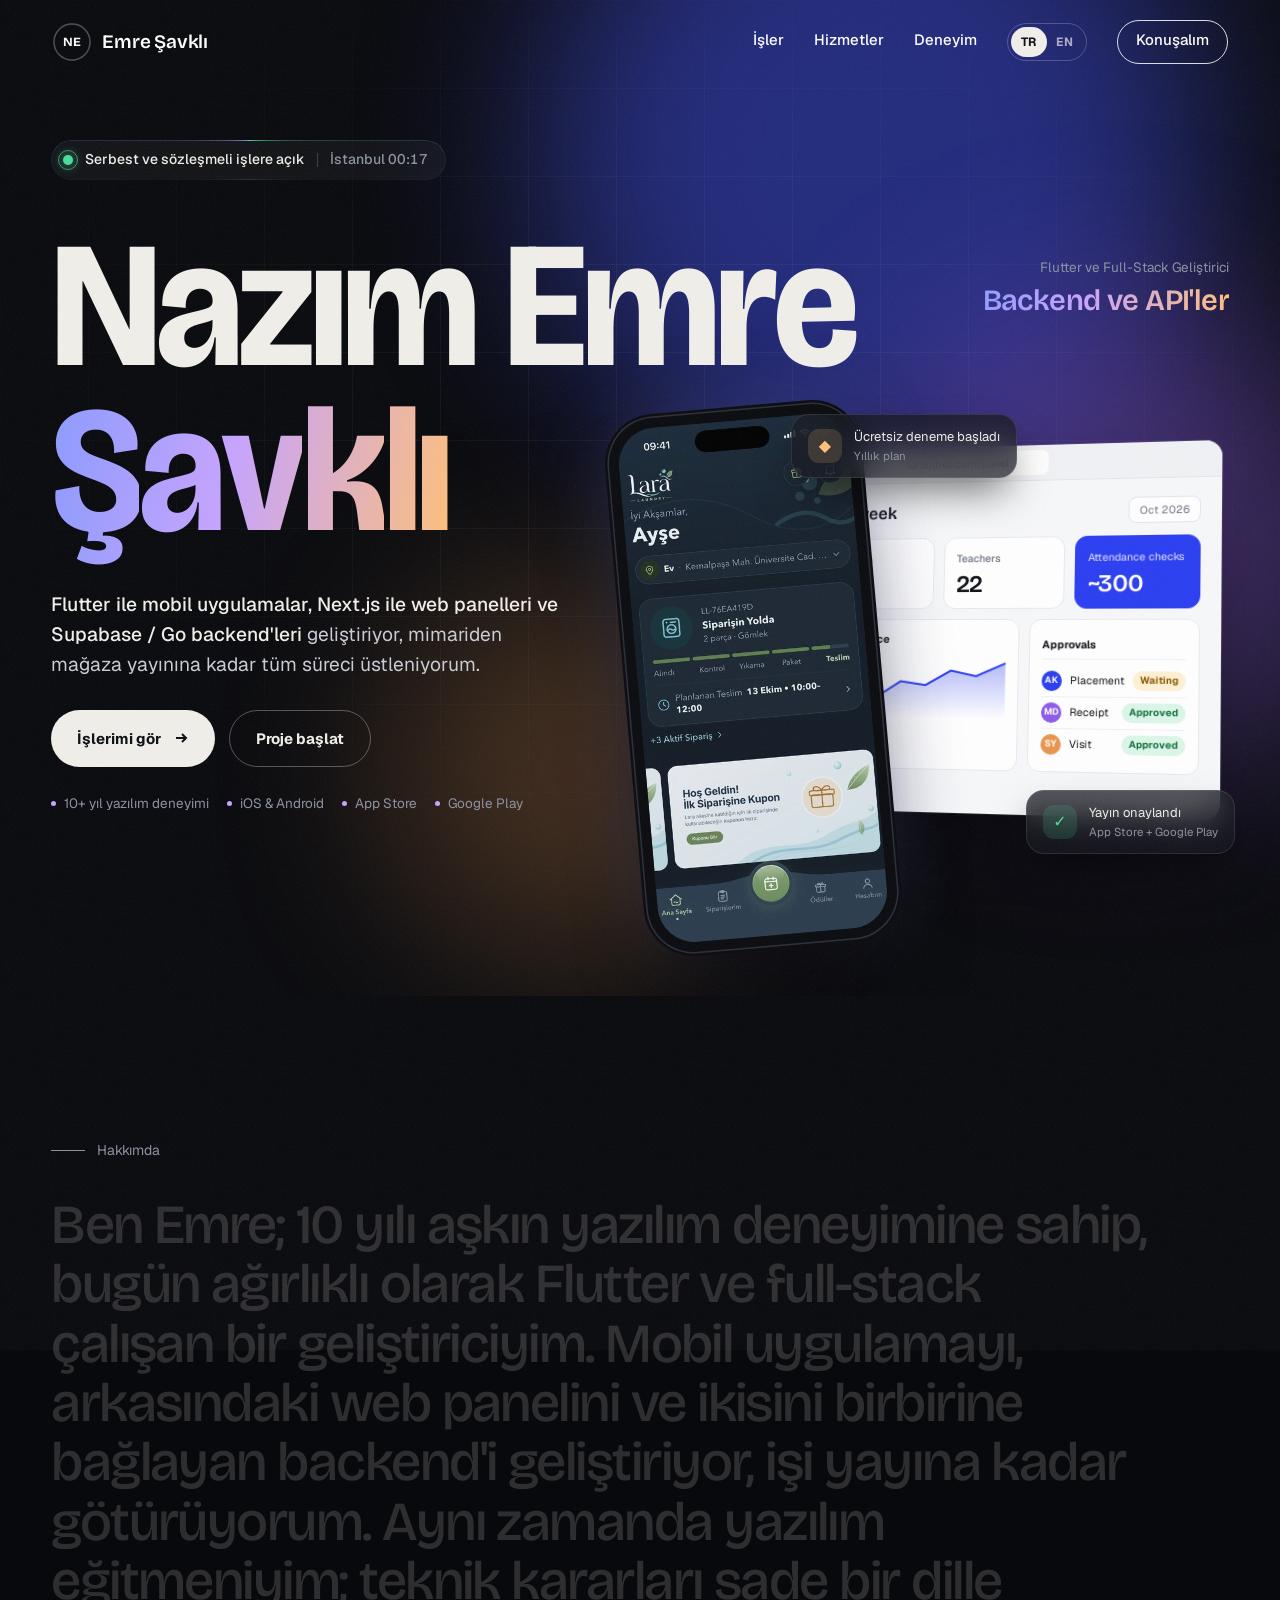
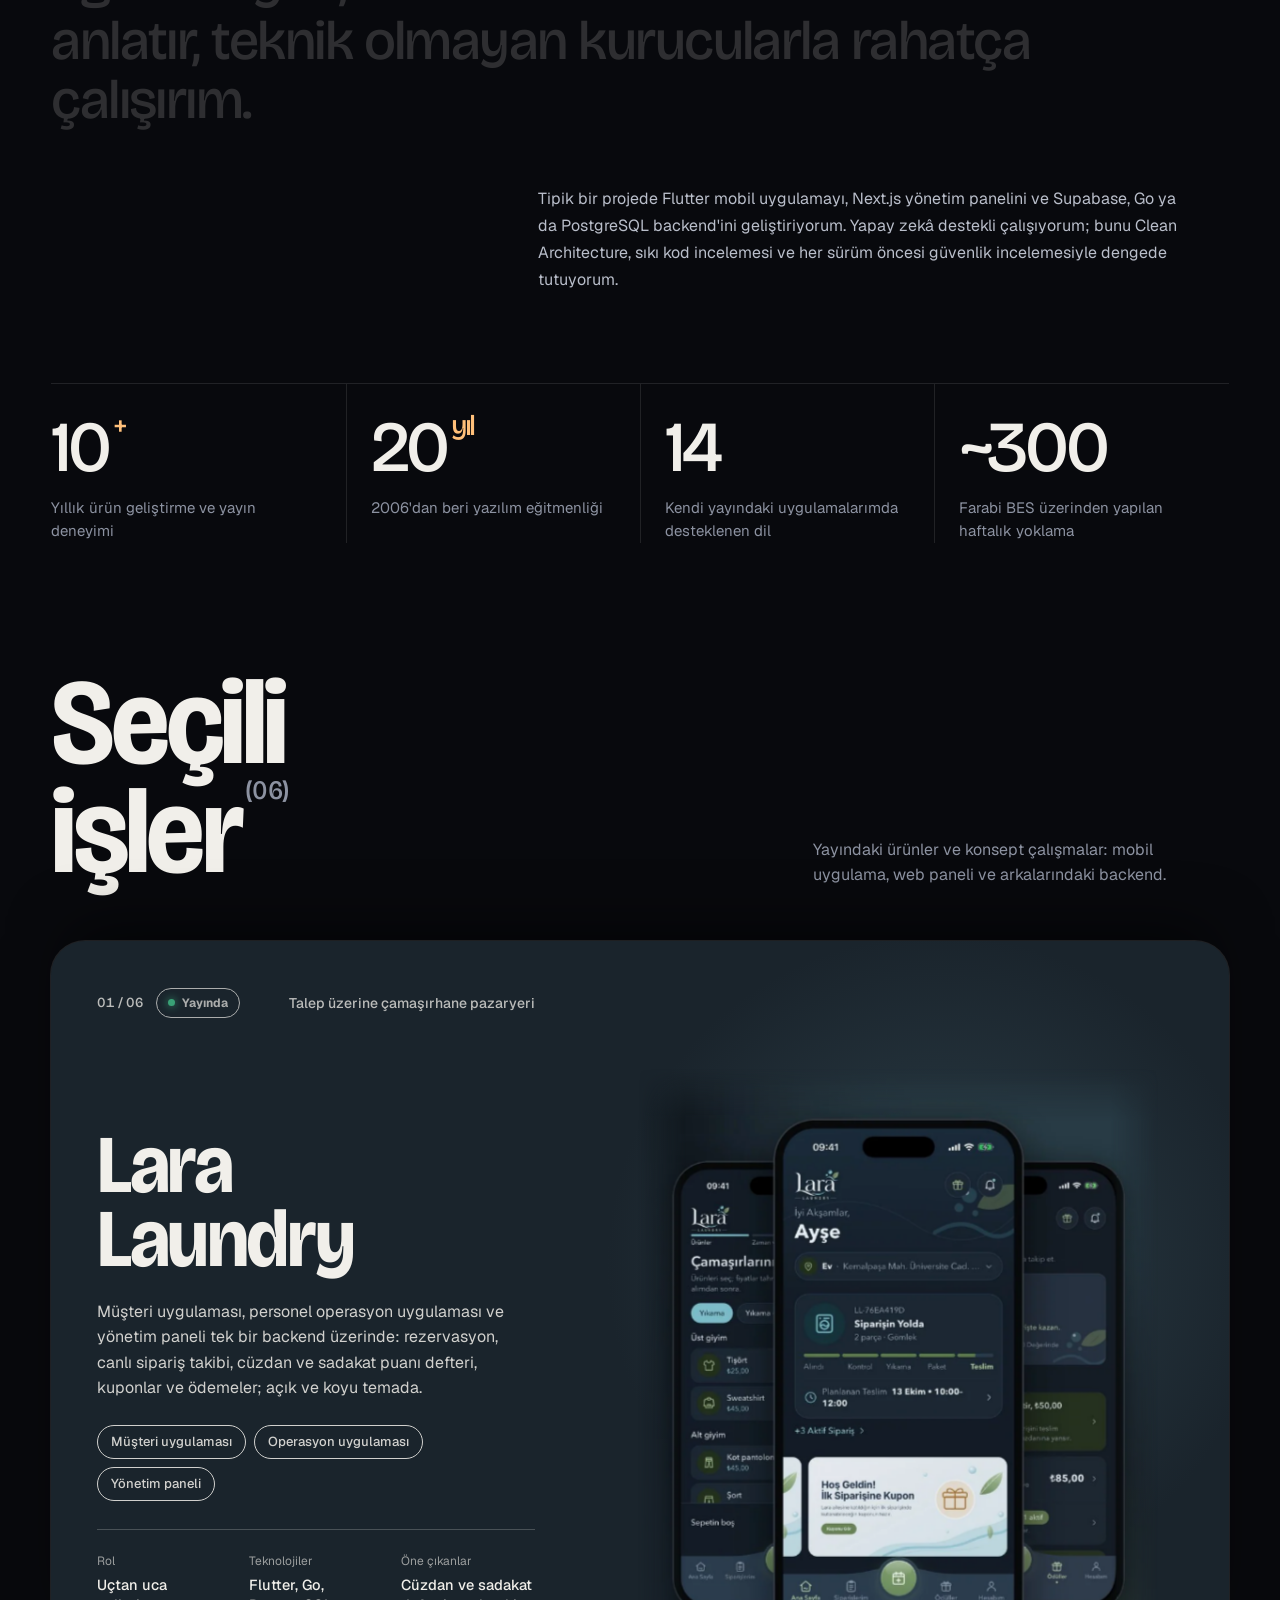
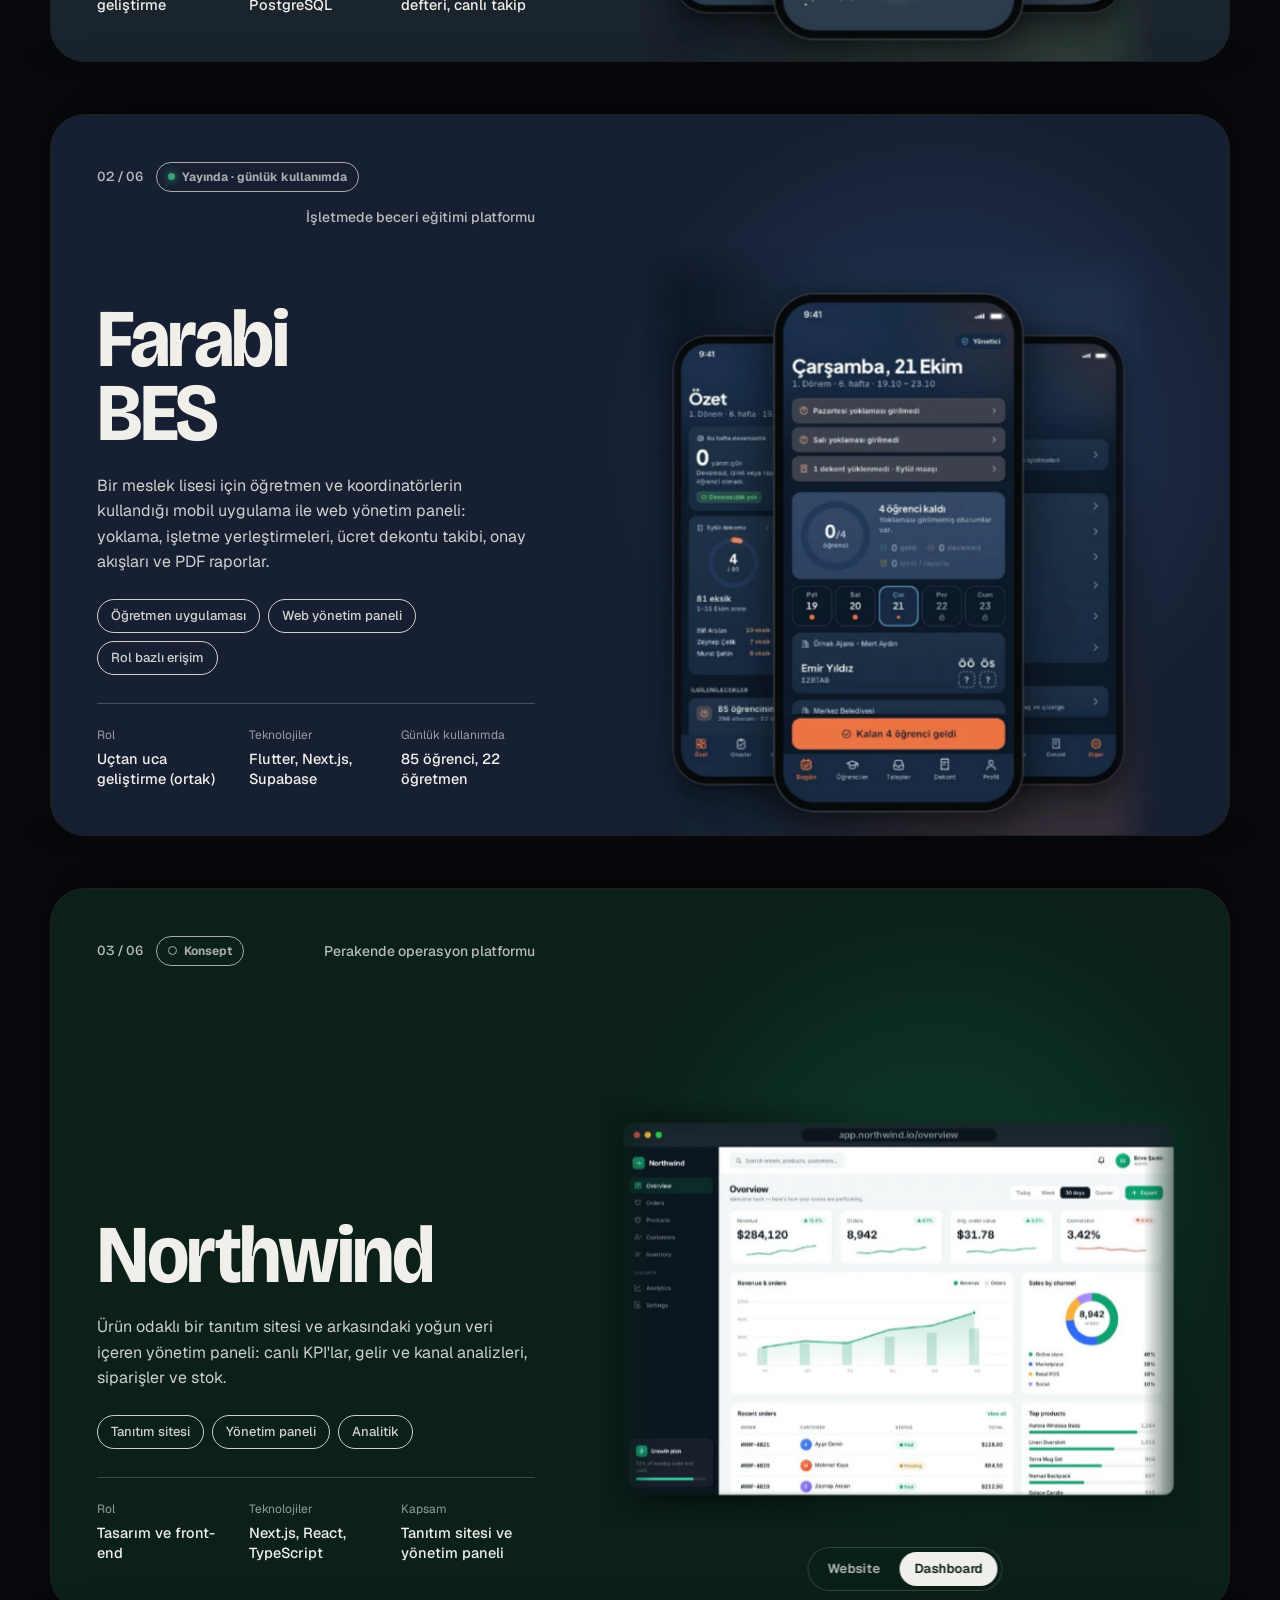
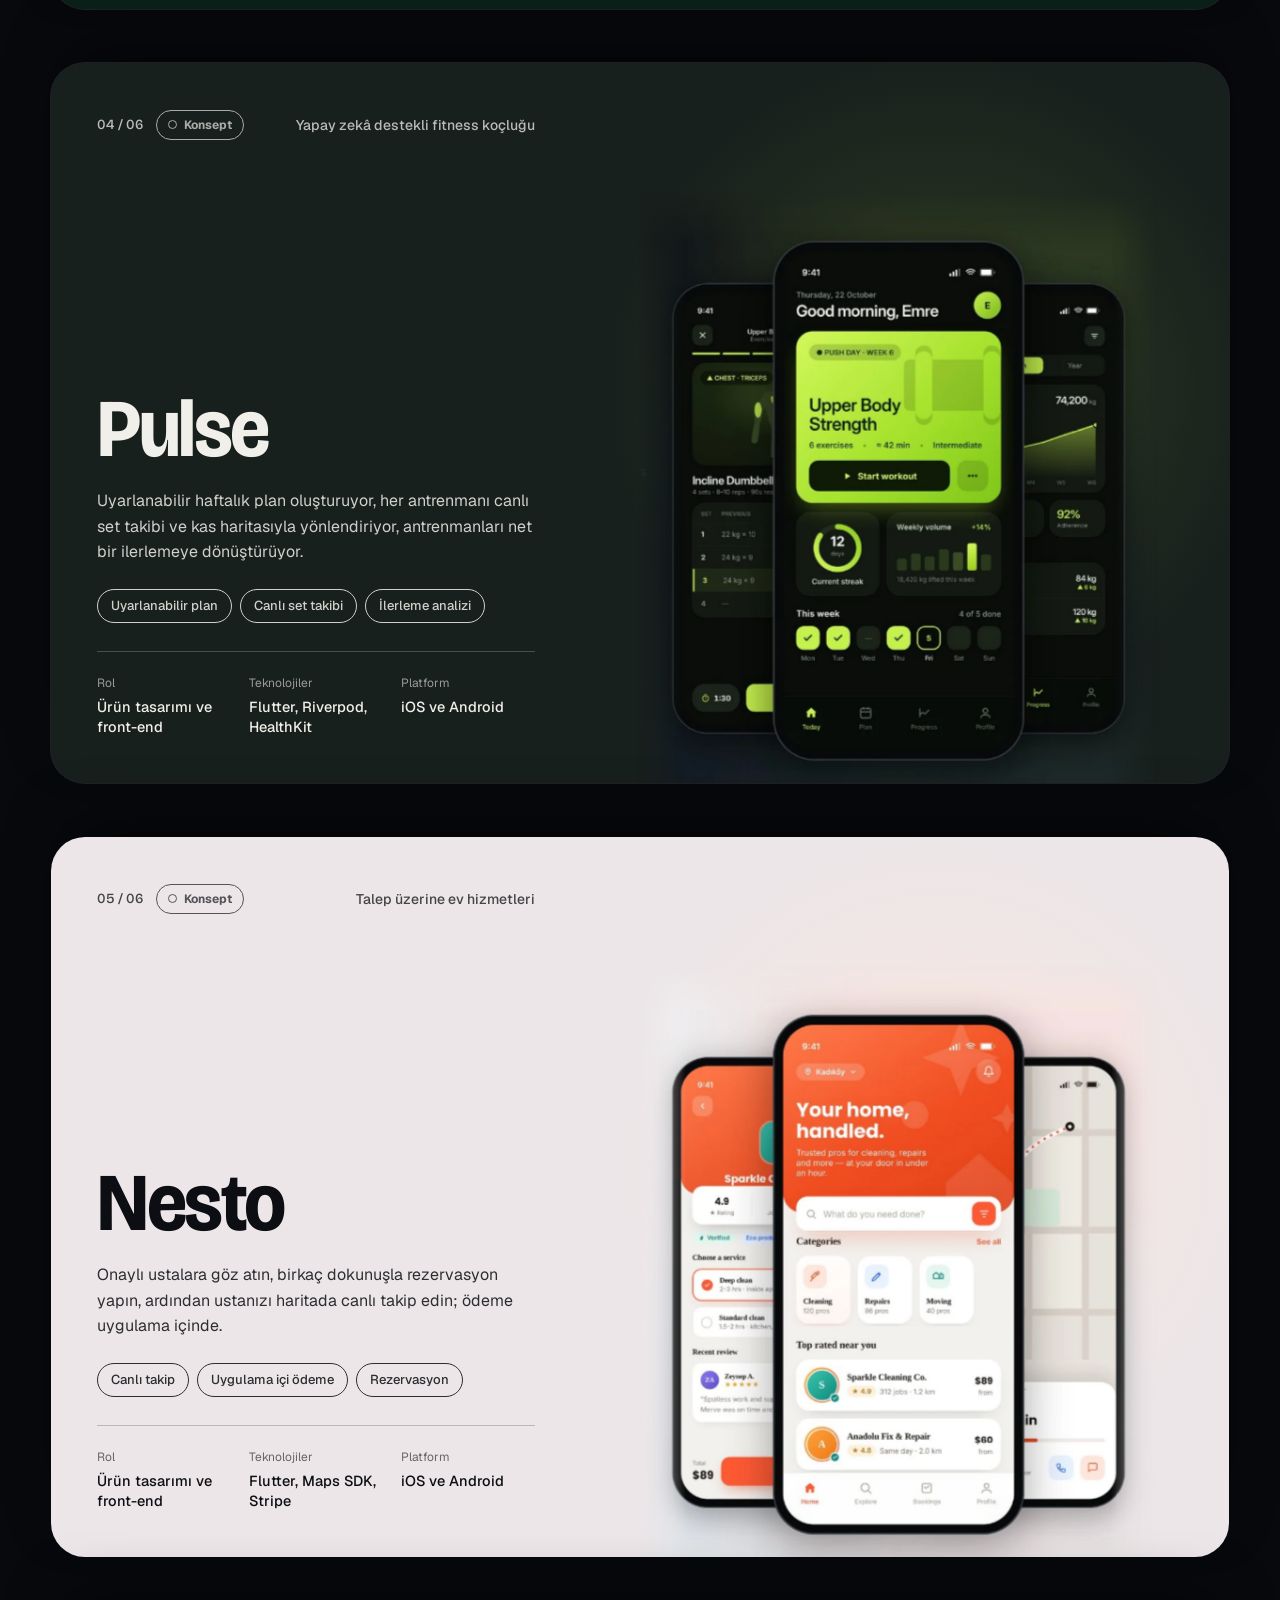
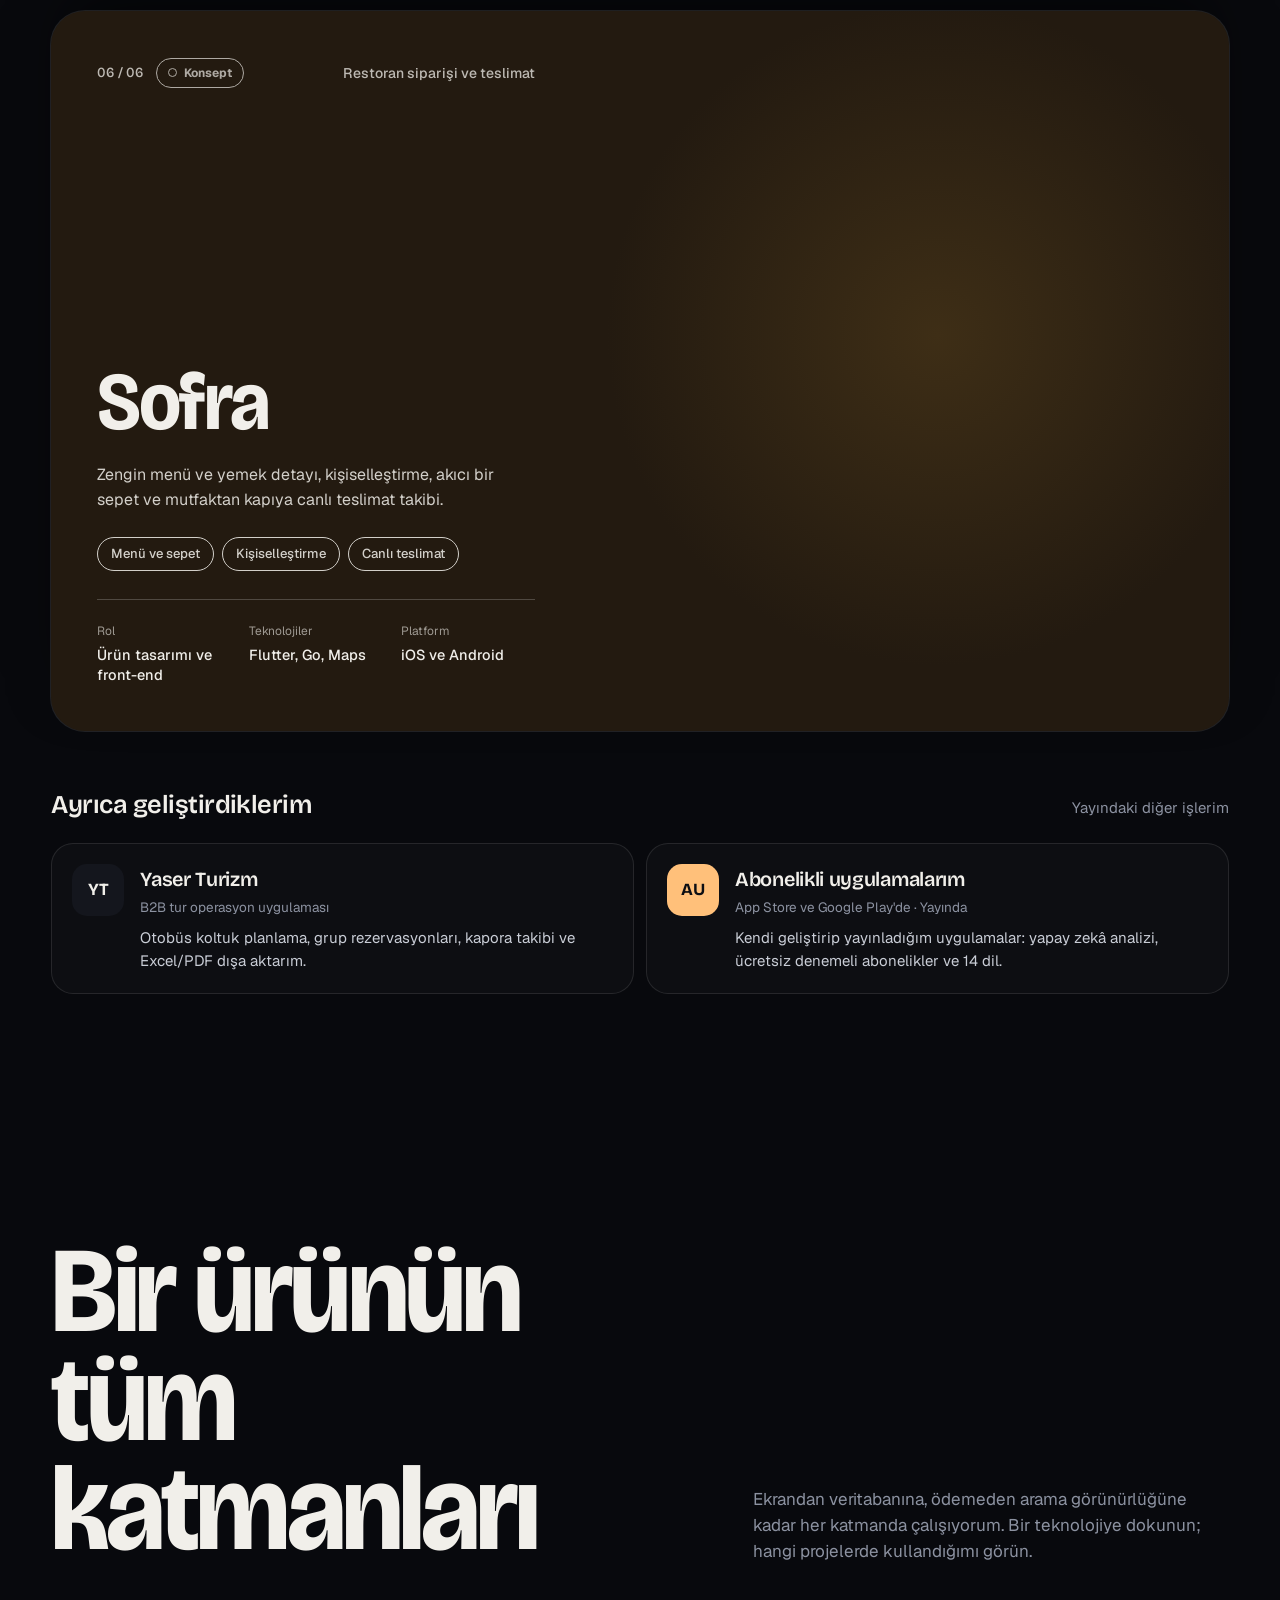
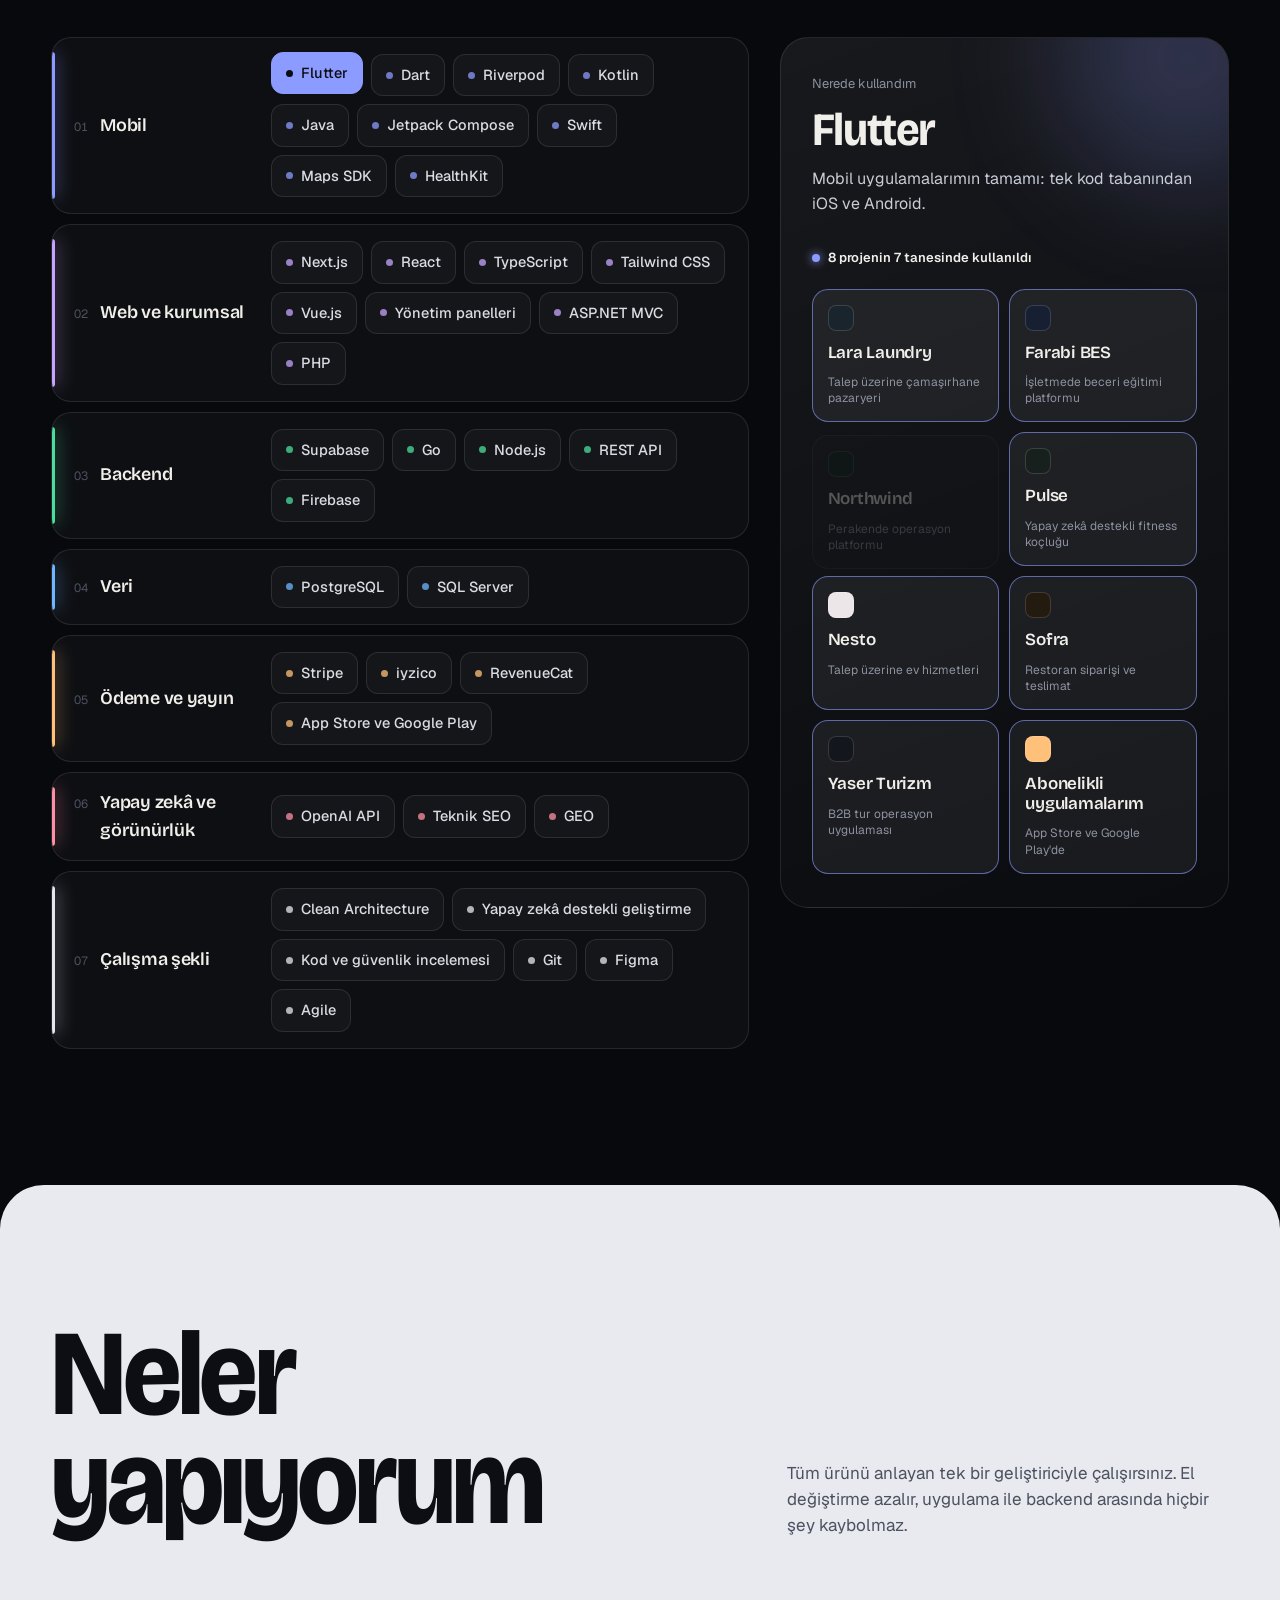
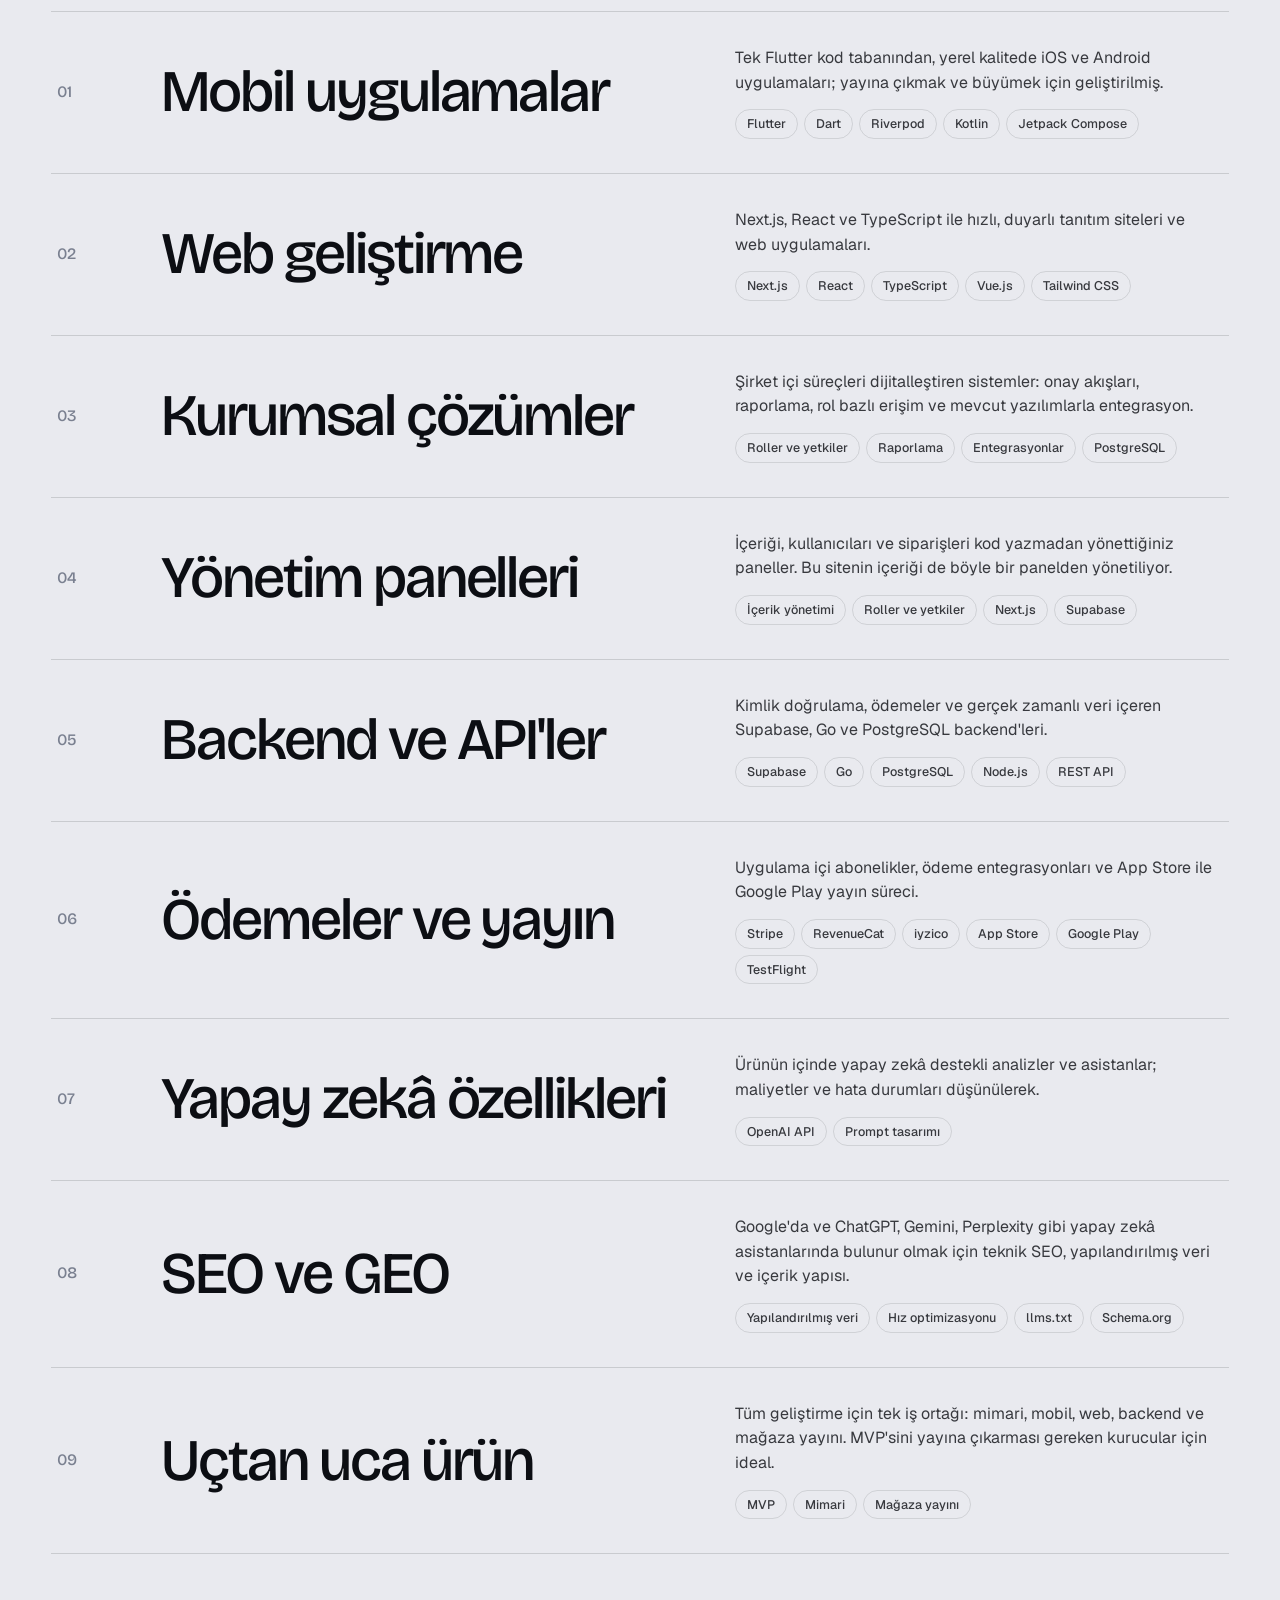
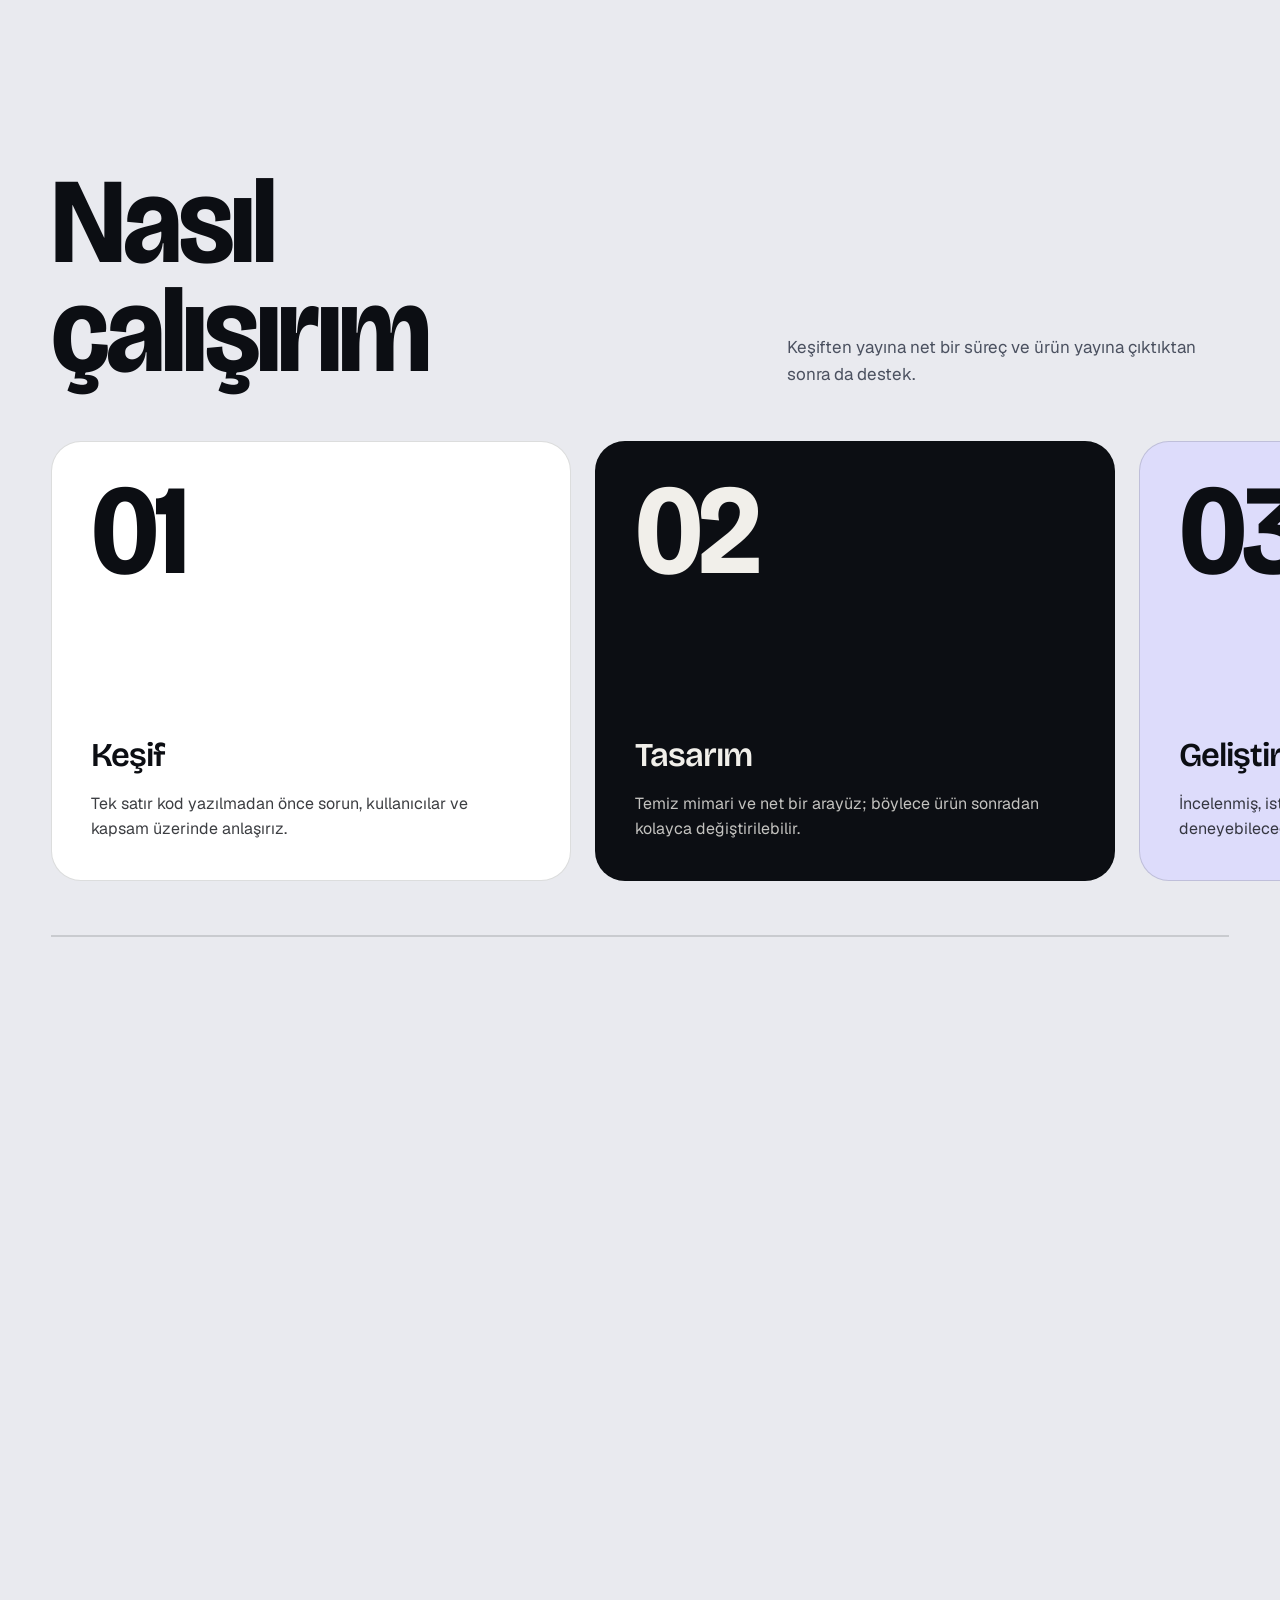
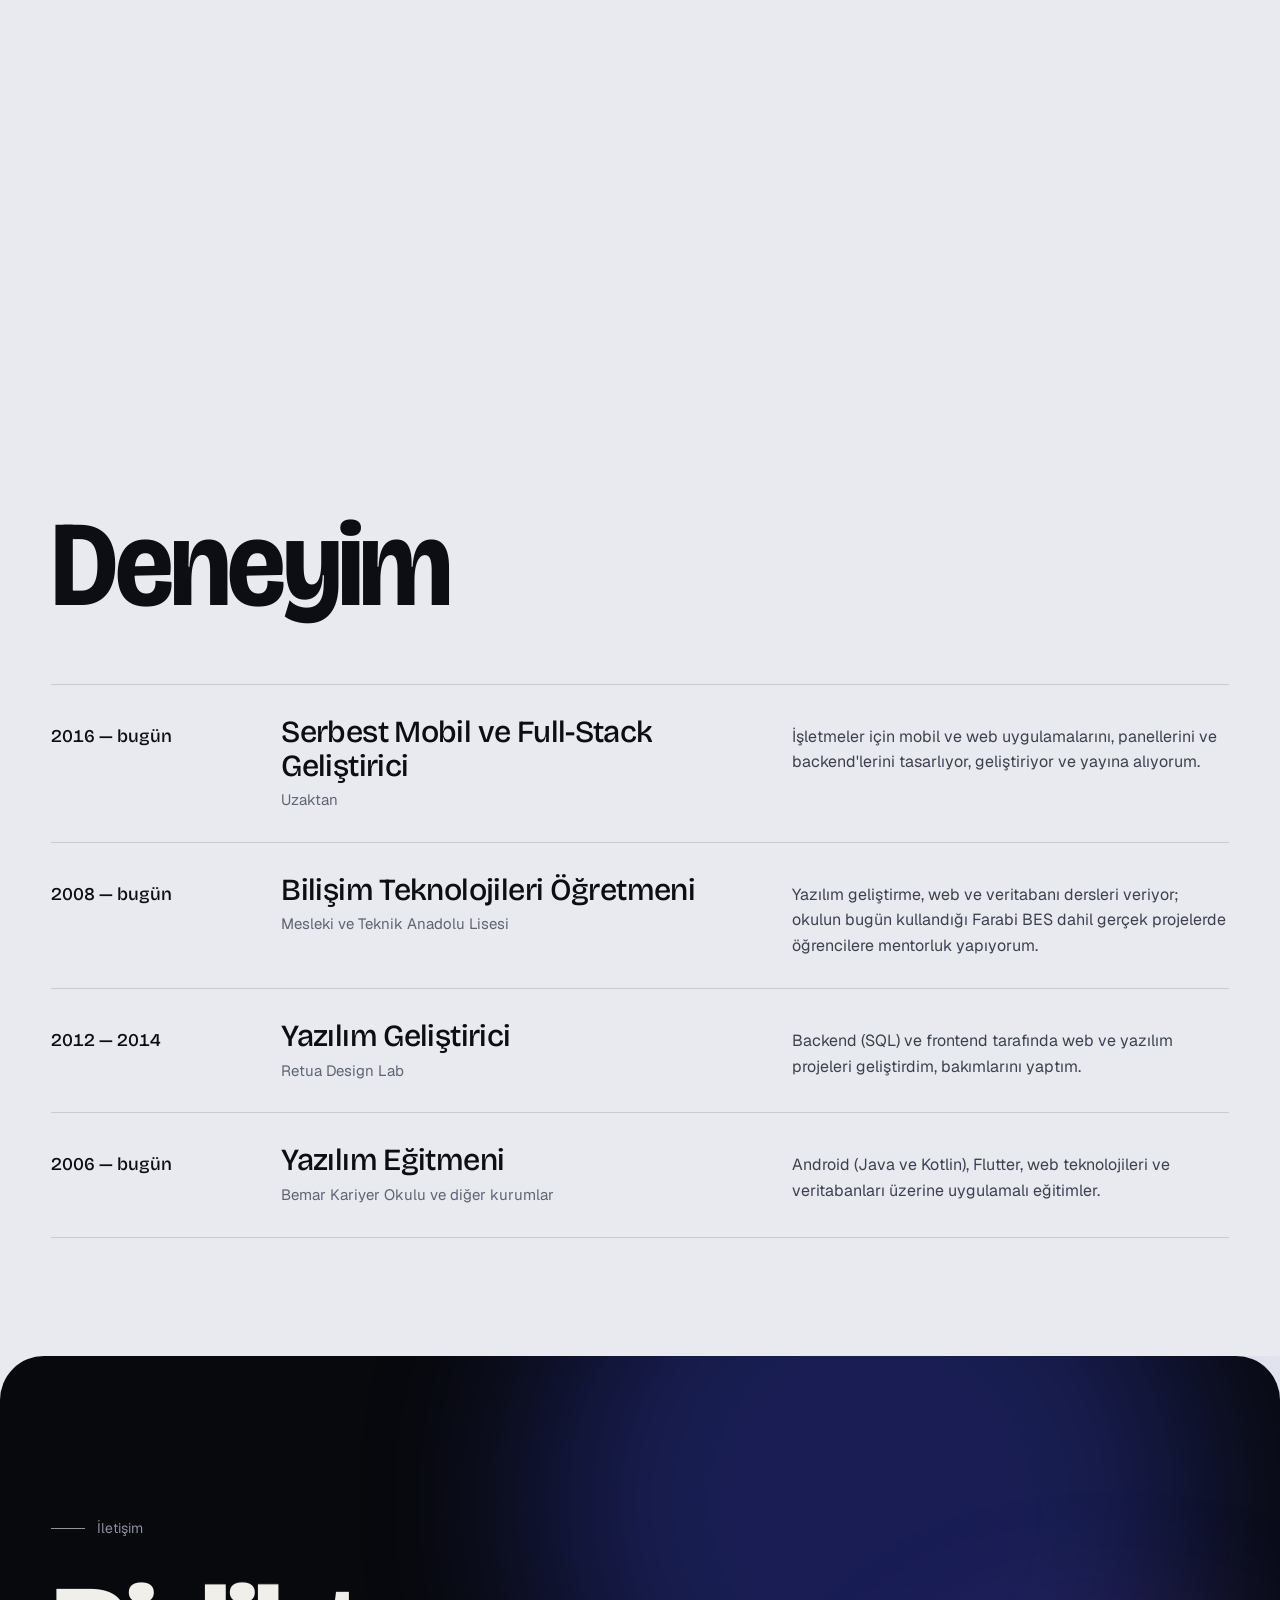
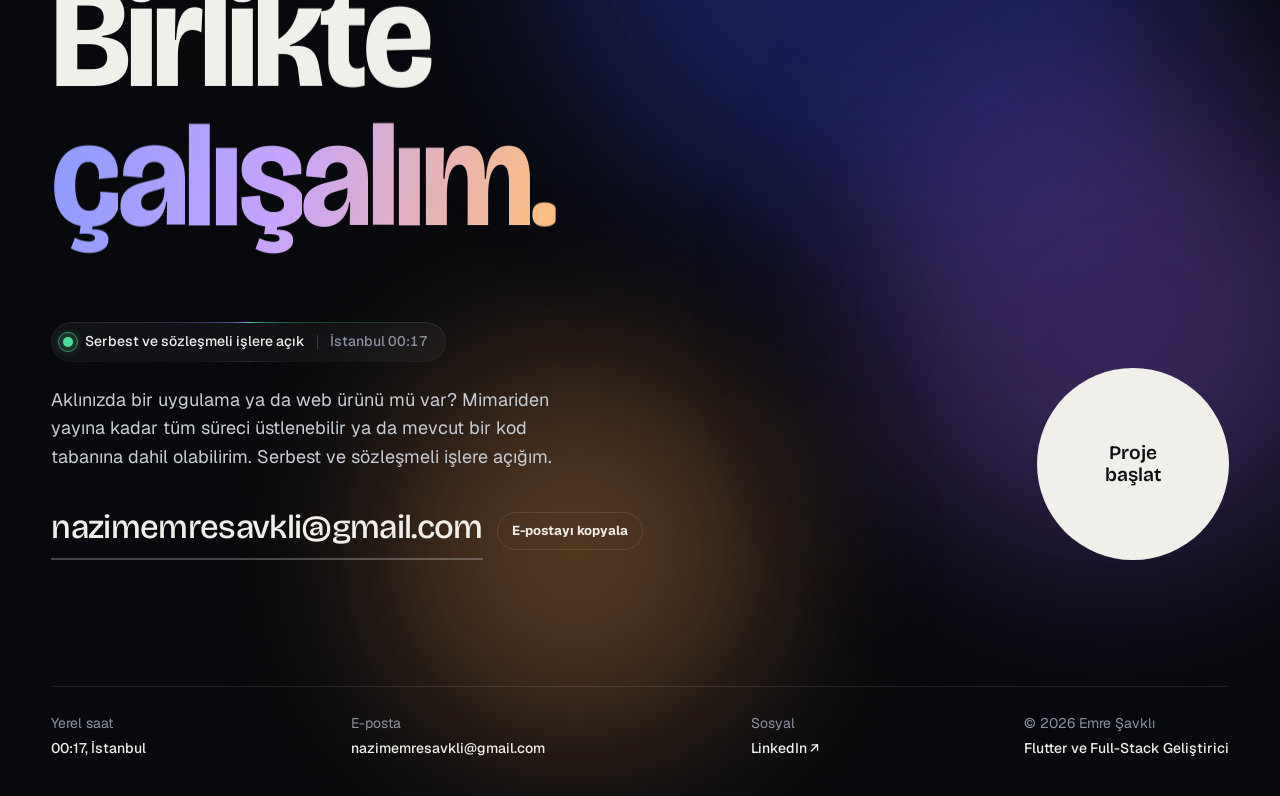
<file: index.html>
<!doctype html>
<html lang="tr" class="no-js">
<head>
<meta charset="utf-8">
<meta name="viewport" content="width=device-width, initial-scale=1">
<title>Emre Şavklı — Flutter ve Full-Stack Geliştirici</title>
<meta name="description" content="10 yılı aşkın yazılım deneyimine sahip serbest Flutter ve full-stack geliştirici: platformlar arası mobil uygulamalar, web panelleri, kurumsal çözümler ve arkalarındaki backend'ler; SEO ve GEO.">
<meta name="author" content="Nazım Emre Şavklı">
<meta name="robots" content="index,follow,max-image-preview:large">
<meta property="og:title" content="Emre Şavklı — Flutter ve Full-Stack Geliştirici">
<meta property="og:description" content="Platformlar arası ürünleri uçtan uca tasarlayıp yayına alıyorum: mobil, web ve backend.">
<meta property="og:locale" content="tr_TR">
<meta property="og:locale:alternate" content="en_US">
<meta name="twitter:card" content="summary">
<meta property="og:type" content="website">
<meta name="theme-color" content="#08090D">
<link rel="icon" href="favicon.svg" type="image/svg+xml">
<link rel="preload" href="fonts/bricolage-grotesque-latin-standard-normal.woff2" as="font" type="font/woff2" crossorigin>
<link rel="preload" href="fonts/Geist-Variable.woff2" as="font" type="font/woff2" crossorigin>
<script>document.documentElement.classList.replace('no-js','js')</script>
<script type="application/ld+json">
{
  "@context":"https://schema.org",
  "@graph":[
    {"@type":"Person","@id":"#person","name":"Nazım Emre Şavklı","alternateName":"Emre Şavklı",
     "jobTitle":"Flutter & Full-Stack Developer","email":"mailto:nazimemresavkli@gmail.com",
     "address":{"@type":"PostalAddress","addressLocality":"Istanbul","addressCountry":"TR"},
     "sameAs":["https://www.linkedin.com/in/emre246/"],
     "description":"Freelance Flutter and full-stack developer with 10+ years in software development, building and shipping cross-platform apps, web panels and the backends behind them.","knowsAbout":["Flutter","Dart","Riverpod","Clean Architecture","Kotlin","Jetpack Compose","Next.js","React","TypeScript","Vue.js","Tailwind CSS","Supabase","PostgreSQL","Go","Node.js","Stripe","RevenueCat","iyzico","OpenAI API","Admin panels","Business software","SEO","Generative Engine Optimization (GEO)"],
     "knowsLanguage":["tr","en"]},
    {"@type":"ProfessionalService","name":"Emre Şavklı — Flutter & Full-Stack Development","provider":{"@id":"#person"},"areaServed":["TR","EU","GB","Middle East"],
     "hasOfferCatalog":{"@type":"OfferCatalog","name":"Services","itemListElement":[
       {"@type":"Offer","itemOffered":{"@type":"Service","name":"Mobile app development (iOS and Android, Flutter)"}},
       {"@type":"Offer","itemOffered":{"@type":"Service","name":"Web application development"}},
       {"@type":"Offer","itemOffered":{"@type":"Service","name":"Business systems and enterprise solutions"}},
       {"@type":"Offer","itemOffered":{"@type":"Service","name":"Admin panels and content management"}},
       {"@type":"Offer","itemOffered":{"@type":"Service","name":"Backend, API and payment integration"}},
       {"@type":"Offer","itemOffered":{"@type":"Service","name":"AI features"}},
       {"@type":"Offer","itemOffered":{"@type":"Service","name":"SEO and GEO (visibility in AI assistants)"}}]}}
  ]
}
</script>
<script src="config.js"></script>
<script>(function(){var u=(window.SITE_CONFIG||{}).siteUrl;if(u){u=u.replace(/\/$/,'');var l=document.createElement('link');l.rel='canonical';l.href=u+'/';document.head.appendChild(l);}})();</script>
<style>
@font-face{font-family:"Bricolage Grotesque";font-style:normal;font-display:swap;font-weight:200 800;font-stretch:75% 100%;src:url(fonts/bricolage-grotesque-latin-ext-standard-normal.woff2) format("woff2-variations");unicode-range:U+0100-02BA,U+02BD-02C5,U+02C7-02CC,U+02CE-02D7,U+02DD-02FF,U+0304,U+0308,U+0329,U+1D00-1DBF,U+1E00-1E9F,U+1EF2-1EFF,U+2020,U+20A0-20AB,U+20AD-20C0,U+2113,U+2C60-2C7F,U+A720-A7FF}
@font-face{font-family:"Bricolage Grotesque";font-style:normal;font-display:swap;font-weight:200 800;font-stretch:75% 100%;src:url(fonts/bricolage-grotesque-latin-standard-normal.woff2) format("woff2-variations");unicode-range:U+0000-00FF,U+0131,U+0152-0153,U+02BB-02BC,U+02C6,U+02DA,U+02DC,U+0304,U+0308,U+0329,U+2000-206F,U+20AC,U+2122,U+2191,U+2193,U+2212,U+2215,U+FEFF,U+FFFD}
@font-face{font-family:"Geist";font-style:normal;font-display:swap;font-weight:100 900;src:url(fonts/Geist-Variable.woff2) format("woff2-variations")}
:root{
  --bg:#08090D;
  --bg-2:#0E1017;
  --light:#E9EAEF;
  --ink:#0C0E13;
  --text:#F1EFEA;
  --muted:#8C92A1;
  --dim:#4C5261;
  --line:rgba(255,255,255,.1);
  --line-dark:rgba(12,14,19,.14);
  --peri:#8B9BFF;
  --lilac:#C7A4FF;
  --amber:#FFC07A;
  --mint:#4ADE9B;
  --cobalt:#2B3EF2;
  --grad:linear-gradient(100deg,#8B9BFF 0%,#C7A4FF 45%,#FFC07A 100%);
  --display:"Bricolage Grotesque", "Geist", system-ui, sans-serif;
  --sans:"Geist", system-ui, -apple-system, "Segoe UI", sans-serif;
  --ease:cubic-bezier(.16,1,.3,1);
  --pad:clamp(20px,4vw,56px);
}
*{box-sizing:border-box;margin:0;padding:0}
html{-webkit-text-size-adjust:100%}
html.lenis,html.lenis body{height:auto}
.lenis.lenis-smooth{scroll-behavior:auto!important}
body{background:var(--bg);color:var(--text);font-family:var(--sans);font-size:17px;line-height:1.55;-webkit-font-smoothing:antialiased;overflow-x:hidden}
a{color:inherit;text-decoration:none}
button{font:inherit;color:inherit;background:none;border:0;cursor:pointer}
img,svg{display:block;max-width:100%}
::selection{background:var(--lilac);color:var(--ink)}
:focus-visible{outline:2px solid var(--amber);outline-offset:4px;border-radius:6px}
.wrap{padding:0 var(--pad);max-width:1600px;margin:0 auto}

/* grain overlay */
.grain{pointer-events:none;position:fixed;inset:-50%;z-index:90;opacity:.06;background-image:url("data:image/svg+xml,%3Csvg xmlns='http://www.w3.org/2000/svg' width='160' height='160'%3E%3Cfilter id='n'%3E%3CfeTurbulence type='fractalNoise' baseFrequency='.85' numOctaves='3' stitchTiles='stitch'/%3E%3C/filter%3E%3Crect width='100%25' height='100%25' filter='url(%23n)'/%3E%3C/svg%3E");animation:grain 1.2s steps(6) infinite}
@keyframes grain{0%{transform:translate(0,0)}20%{transform:translate(-3%,2%)}40%{transform:translate(2%,-3%)}60%{transform:translate(-2%,-1%)}80%{transform:translate(3%,3%)}100%{transform:translate(0,0)}}

/* ---------- preloader ---------- */
.loader{position:fixed;inset:0;z-index:100;background:#050609;display:none;flex-direction:column;justify-content:space-between;padding:var(--pad)}
.js .loader{display:flex}
.loader-top{display:flex;justify-content:space-between;font-size:14px;color:var(--muted)}
.loader-name{font-family:var(--display);font-weight:500;font-size:clamp(18px,2vw,24px);color:var(--text);overflow:hidden}
.loader-name span{display:inline-block}
.loader-bottom{display:flex;align-items:flex-end;justify-content:space-between;gap:24px}
.loader-count{font-family:var(--display);font-weight:700;font-stretch:92%;font-size:clamp(90px,18vw,260px);line-height:.8;letter-spacing:-.04em;font-variant-numeric:tabular-nums}
.loader-bar{flex:1;max-width:420px;height:2px;background:rgba(255,255,255,.12);margin-bottom:18px;position:relative;overflow:hidden}
.loader-bar i{position:absolute;inset:0;background:var(--grad);transform-origin:left;transform:scaleX(0)}

/* ---------- cursor ---------- */
.cursor,.cursor-label{position:fixed;left:0;top:0;pointer-events:none;z-index:130;display:none;opacity:0}
.cursor{width:10px;height:10px;margin:-5px 0 0 -5px;border-radius:50%;background:linear-gradient(135deg,#8B9BFF,#C7A4FF 50%,#FFC07A);box-shadow:0 0 14px 2px rgba(199,164,255,.55)}
.cursor-label{margin:16px 0 0 16px;align-items:center;gap:8px;padding:9px 14px 9px 15px;border-radius:999px;background:var(--text);color:var(--ink);font-size:13px;font-weight:700;white-space:nowrap;box-shadow:0 14px 30px -10px rgba(0,0,0,.5);transform-origin:0 0}
.cursor-label svg{width:12px;height:12px}
@media (hover:hover) and (pointer:fine){
  .has-cursor,.has-cursor a,.has-cursor button{cursor:none}
  .has-cursor .cursor{display:block}
  .has-cursor .cursor-label{display:inline-flex}
}

/* ---------- header (floating pill on scroll) ---------- */
.head{position:fixed;inset:0 0 auto 0;z-index:80;color:#fff;pointer-events:none;transition:transform .7s var(--ease)}
.head.hide{transform:translateY(-140%)}
.head .bar{pointer-events:auto;position:relative;display:flex;align-items:center;justify-content:space-between;gap:24px;max-width:1600px;height:84px;margin:0 auto;padding:0 var(--pad);border:1px solid transparent;border-radius:28px;transition:max-width .8s var(--ease),height .6s var(--ease),margin-top .6s var(--ease),padding .6s var(--ease),background-color .5s,border-color .5s,box-shadow .5s,backdrop-filter .5s}
.head.floating .bar{max-width:820px;height:62px;margin-top:14px;padding:0 8px 0 10px;border-radius:999px;background-color:rgba(12,14,20,.84);border-color:rgba(255,255,255,.1);backdrop-filter:blur(20px) saturate(1.7);-webkit-backdrop-filter:blur(20px) saturate(1.7);box-shadow:0 24px 50px -20px rgba(0,0,0,.65),inset 0 1px 0 rgba(255,255,255,.06)}
.logo{font-family:var(--display);font-weight:600;font-size:19px;letter-spacing:-.01em;display:flex;align-items:center;gap:10px;white-space:nowrap}
.logo-mark{position:relative;width:40px;height:40px;display:grid;place-items:center;font-size:12.5px;font-weight:700;flex:none}
.logo-mark svg{position:absolute;inset:0;width:100%;height:100%;transform:rotate(-90deg)}
.lm-track{fill:none;stroke:rgba(255,255,255,.28);stroke-width:1.5}
.lm-prog{fill:none;stroke:var(--amber);stroke-width:2;stroke-linecap:round;transition:stroke-dashoffset .15s linear}
.logo-name{transition:opacity .4s,max-width .6s var(--ease);max-width:200px;overflow:hidden}
.head.floating .logo-name{opacity:0;max-width:0}
.menu{display:flex;gap:30px;align-items:center;font-size:15px;font-weight:500}
.head.floating .menu{gap:22px}
.roll{display:inline-block;overflow:hidden;height:1.3em;line-height:1.3em;vertical-align:top}
.roll span{display:block;transition:transform .5s var(--ease)}
.roll span::after{content:attr(data-t);display:block}
a:hover .roll span,a:focus-visible .roll span{transform:translateY(-1.3em)}
.menu .cta{border:1.5px solid rgba(255,255,255,.85);border-radius:999px;padding:9px 18px;transition:background .4s,color .4s,border-color .4s}
.head.floating .menu .cta{background:var(--text);color:var(--ink);border-color:var(--text);padding:10px 18px}
.lang{position:relative;display:flex;border:1px solid rgba(255,255,255,.22);border-radius:999px;padding:3px}
.lang button{position:relative;z-index:1;font-size:12px;font-weight:700;letter-spacing:.02em;padding:6px 10px;border-radius:999px;color:rgba(255,255,255,.62);transition:color .4s}
.lang button[aria-pressed="true"]{color:var(--ink)}
.lang i{position:absolute;top:3px;bottom:3px;left:3px;width:calc(50% - 3px);background:var(--text);border-radius:999px;transition:transform .55s var(--ease)}
.lang.en i{transform:translateX(100%)}

/* ---------- hero ---------- */
.hero{position:relative;min-height:100svh;padding:140px 0 60px;overflow:hidden;isolation:isolate}
.aurora{position:absolute;inset:0;z-index:-1;overflow:hidden}
.aurora i{position:absolute;border-radius:50%;filter:blur(90px);opacity:.55;will-change:transform}
.aurora i:nth-child(1){width:52vw;height:52vw;background:#3A47D9;left:42%;top:-18%;animation:float1 18s ease-in-out infinite alternate}
.aurora i:nth-child(2){width:38vw;height:38vw;background:#8E5BEA;left:68%;top:30%;opacity:.4;animation:float2 22s ease-in-out infinite alternate}
.aurora i:nth-child(3){width:30vw;height:30vw;background:#E9954B;left:30%;top:58%;opacity:.25;animation:float1 26s ease-in-out infinite alternate-reverse}
@keyframes float1{to{transform:translate(-8vw,6vh) scale(1.15)}}
@keyframes float2{to{transform:translate(6vw,-8vh) scale(.9)}}
.gridlines{position:absolute;inset:0;z-index:-1;background-image:linear-gradient(rgba(255,255,255,.045) 1px,transparent 1px),linear-gradient(90deg,rgba(255,255,255,.045) 1px,transparent 1px);background-size:88px 88px;mask-image:radial-gradient(ellipse 70% 60% at 50% 40%,#000 30%,transparent 80%);-webkit-mask-image:radial-gradient(ellipse 70% 60% at 50% 40%,#000 30%,transparent 80%)}
.status-cap{--st:74,222,155;--st2:139,155,255;position:relative;display:inline-flex;align-items:center;gap:12px;padding:9px 18px 9px 12px;border-radius:999px;background:rgba(255,255,255,.045);backdrop-filter:blur(12px);-webkit-backdrop-filter:blur(12px);font-size:14px;font-weight:500;isolation:isolate}
@property --ang{syntax:"<angle>";initial-value:0deg;inherits:false}
.status-cap::before{content:"";position:absolute;inset:0;border-radius:inherit;padding:1px;background:conic-gradient(from var(--ang),rgba(var(--st),.95),rgba(var(--st),0) 28%,rgba(255,255,255,.12) 50%,rgba(var(--st2),0) 72%,rgba(var(--st2),.9));-webkit-mask:linear-gradient(#000 0 0) content-box,linear-gradient(#000 0 0);-webkit-mask-composite:xor;mask-composite:exclude;animation:ang 5s linear infinite;z-index:-1}
@keyframes ang{to{--ang:360deg}}
.orb-live{position:relative;width:10px;height:10px;border-radius:50%;background:rgb(var(--st));box-shadow:0 0 12px rgba(var(--st),.9);flex:none;transition:background .4s,box-shadow .4s}
.status-cap[data-state="limited"]{--st:255,192,122;--st2:255,143,163}
.status-cap[data-state="busy"]{--st:255,122,140;--st2:199,164,255}
.status-cap[data-state="busy"] .orb-live::after{animation-duration:4s}
.orb-live::after{content:"";position:absolute;inset:-5px;border-radius:50%;border:1px solid rgba(var(--st),.6);animation:breathe 2.4s ease-out infinite}
@keyframes breathe{0%{transform:scale(.6);opacity:1}100%{transform:scale(1.9);opacity:0}}
.cap-sep{width:1px;height:14px;background:rgba(255,255,255,.18)}
.cap-time{color:var(--muted);font-variant-numeric:tabular-nums;white-space:nowrap}
.cap-sep{flex:none}
.name-wrap{position:relative}
.role-roll{position:absolute;right:0;top:clamp(10px,2.2vw,40px);text-align:right;z-index:3}
.rr-label{display:block;font-size:13.5px;color:var(--muted);margin-bottom:6px}
.rr-window{display:block;height:1.15em;overflow:hidden;font-family:var(--display);font-weight:600;font-size:clamp(22px,2.3vw,38px);letter-spacing:-.02em;line-height:1.15em}
.rr-list{display:block;will-change:transform}
.rr-list span{display:block;height:1.15em;background:var(--grad);-webkit-background-clip:text;background-clip:text;color:transparent}
.hero-name{font-family:var(--display);font-weight:700;font-stretch:92%;font-size:clamp(64px,14vw,240px);line-height:.86;letter-spacing:-.028em;margin-top:clamp(32px,5.5vh,72px);position:relative;z-index:2;font-optical-sizing:auto}
.line{display:block;overflow:hidden;padding-bottom:.16em;margin-bottom:-.1em}
.line > span{display:inline-block}
.word{display:inline-block;white-space:nowrap}
.char{display:inline-block;will-change:transform}
.no-js .grad,.reduced .grad{color:var(--lilac)}
.grad .char{padding-bottom:.16em;margin-bottom:-.16em;background-image:var(--grad);background-repeat:no-repeat;-webkit-background-clip:text;background-clip:text;color:transparent}
.hero-row{display:grid;grid-template-columns:minmax(0,.9fr) minmax(0,1.1fr);gap:40px;margin-top:clamp(20px,3.5vh,40px);align-items:start}
.hero-lede{font-size:clamp(18px,1.5vw,22px);line-height:1.55;color:#C9CDD6;max-width:30em}
.hero-lede strong{color:var(--text);font-weight:500}
.hero-actions{display:flex;gap:14px;flex-wrap:wrap;margin-top:30px}
.btn{position:relative;display:inline-flex;align-items:center;gap:12px;font-weight:700;font-size:15px;border-radius:999px;padding:16px 26px;overflow:hidden;isolation:isolate;transition:color .45s var(--ease)}
.btn::before{content:"";position:absolute;inset:0;z-index:-1;border-radius:inherit;transform:translateY(101%);transition:transform .55s var(--ease)}
.btn:hover::before{transform:none}
.btn-light{background:var(--text);color:var(--ink)}
.btn-light::before{background:var(--amber)}
.btn-ghost{border:1.5px solid rgba(255,255,255,.3)}
.btn-ghost::before{background:var(--text)}
.btn-ghost:hover{color:var(--ink)}
.arrow{width:16px;height:16px}

/* hero stage */
.stage{position:relative;height:clamp(380px,40vw,600px);perspective:1600px;margin-top:-13vw;z-index:1}
.layer{position:absolute;will-change:transform}
.l-dash{right:2%;top:4%;width:min(620px,92%);perspective:1600px}
.l-dash .browser{transform:rotateY(-14deg) rotateX(6deg)}
.l-phone{left:4%;bottom:-2%}
.l-phone .phone{transform:rotate(-5deg)}
.l-chip1{right:-1%;bottom:16%}
.l-chip2{left:30%;top:-2%}
.chip-float{display:flex;align-items:center;gap:12px;background:rgba(20,22,30,.72);border:1px solid var(--line);backdrop-filter:blur(16px);-webkit-backdrop-filter:blur(16px);border-radius:18px;padding:12px 16px;font-size:13px;box-shadow:0 20px 40px -10px rgba(0,0,0,.6)}
.chip-float small{display:block;color:var(--muted);font-size:11.5px}
.chip-ico{width:34px;height:34px;border-radius:11px;display:grid;place-items:center;font-size:16px;flex:none}

.scroll-cue{position:absolute;right:var(--pad);bottom:40px;width:110px;height:110px;z-index:3}
.scroll-cue svg{width:100%;height:100%;animation:spin 14s linear infinite}
.scroll-cue text{font-size:10.4px;letter-spacing:.32em;fill:var(--muted);font-family:var(--sans);font-weight:500}
.scroll-cue .dot{position:absolute;inset:0;margin:auto;width:10px;height:10px;border-radius:50%;background:var(--amber)}
@keyframes spin{to{transform:rotate(360deg)}}

/* ---------- devices ---------- */
.phone{position:relative;width:250px;aspect-ratio:9/19.3;border-radius:46px;background:#0A0B0F;padding:10px;box-shadow:0 0 0 1.5px #2B2E38,0 0 0 4px #0A0B0F,0 60px 90px -30px rgba(0,0,0,.85),0 0 90px -20px rgba(139,155,255,.35)}
.phone::after{content:"";position:absolute;top:19px;left:50%;transform:translateX(-50%);width:78px;height:23px;border-radius:20px;background:#000;z-index:3}
.scr{position:relative;height:100%;border-radius:37px;overflow:hidden;background:#F4F5F8;color:#0E1016;font-size:12.5px;line-height:1.35}
.scr.dark{background:#0E1018;color:#F1EFEA}
.sb{display:flex;justify-content:space-between;padding:14px 22px 0;font-weight:700;font-size:12px;height:40px}
.sb i{display:inline-block;width:16px;height:9px;border-radius:2px;border:1.5px solid currentColor;margin-left:4px;vertical-align:-1px;position:relative}
.sb i::after{content:"";position:absolute;inset:1px;right:4px;background:currentColor;border-radius:1px}
.pad{padding:8px 16px}
.hello{font-size:11.5px;color:#6B7280}
.h-big{font-family:var(--display);font-size:20px;font-weight:600;letter-spacing:-.02em;margin-top:2px}
.order{margin-top:12px;border-radius:20px;padding:15px;color:#fff;background:linear-gradient(140deg,#3446F5,#1B27B8);position:relative;overflow:hidden}
.order::after{content:"";position:absolute;width:140px;height:140px;border-radius:50%;right:-50px;top:-60px;background:rgba(255,255,255,.12)}
.order small{opacity:.75;font-size:10.5px;font-weight:500}
.order b{display:block;font-family:var(--display);font-size:17px;font-weight:600;margin-top:2px}
.prog{display:flex;gap:4px;margin-top:12px}
.prog i{flex:1;height:4px;border-radius:2px;background:rgba(255,255,255,.25)}
.prog i.on{background:#fff}
.order .eta{display:flex;justify-content:space-between;margin-top:9px;font-size:10.5px;opacity:.9}
.tiles2{display:grid;grid-template-columns:1fr 1fr;gap:8px;margin-top:10px}
.tiles2 div{border-radius:16px;padding:11px;background:#fff;box-shadow:0 1px 0 #E5E7EB}
.tiles2 div:last-child{background:#FFE7C7}
.tiles2 small{font-size:10px;color:#6B7280;font-weight:500}
.tiles2 b{display:block;font-family:var(--display);font-size:17px;font-weight:600}
.rows{margin-top:10px;background:#fff;border-radius:16px;padding:4px 12px}
.rows div{display:flex;align-items:center;gap:10px;padding:8px 0;border-bottom:1px solid #F0F1F4;font-size:11.5px;font-weight:600}
.rows div:last-child{border:0}
.rows em{width:26px;height:26px;border-radius:9px;background:#EEF0FF;display:grid;place-items:center;font-style:normal;font-size:12px}
.rows span{margin-left:auto;color:#6B7280;font-weight:500;font-size:10.5px}
.tabbar{position:absolute;left:12px;right:12px;bottom:12px;height:52px;border-radius:20px;background:#0E1016;display:flex;justify-content:space-around;align-items:center}
.tabbar i{width:18px;height:18px;border-radius:6px;background:#3A3F4E}
.tabbar i.on{background:#fff}

.browser{border-radius:16px;overflow:hidden;background:#fff;color:#0E1016;box-shadow:0 0 0 1px rgba(255,255,255,.08),0 60px 100px -30px rgba(0,0,0,.8);font-size:12px}
.bbar{height:36px;display:flex;align-items:center;gap:7px;padding:0 14px;background:#F1F2F5;border-bottom:1px solid #E4E6EB}
.bbar i{width:10px;height:10px;border-radius:50%;background:#D5D8DF}
.bbar i:nth-child(1){background:#FF6159}.bbar i:nth-child(2){background:#FFBD2E}.bbar i:nth-child(3){background:#28C941}
.bbar span{margin:0 auto;font-size:11px;color:#6B7280;background:#fff;border-radius:7px;padding:4px 40px}
.app{display:grid;grid-template-columns:150px 1fr;min-height:330px}
.side{background:#0E1016;color:#9AA1B0;padding:16px 12px;display:flex;flex-direction:column;gap:4px;font-size:11.5px;font-weight:500}
.side .brand{color:#fff;font-family:var(--display);font-weight:600;font-size:14px;margin:0 6px 14px}
.side span{padding:7px 8px;border-radius:8px}
.side span.on{background:#1E2230;color:#fff}
.main{padding:18px 20px;background:#F7F8FA}
.main-h{display:flex;justify-content:space-between;align-items:center}
.main-h b{font-family:var(--display);font-size:17px;font-weight:600}
.main-h span{font-size:10.5px;background:#fff;border:1px solid #E4E6EB;border-radius:8px;padding:4px 10px;color:#6B7280}
.kpis{display:grid;grid-template-columns:repeat(3,1fr);gap:10px;margin-top:12px}
.kpi{background:#fff;border:1px solid #E8EAEF;border-radius:12px;padding:11px 12px}
.kpi small{font-size:10.5px;color:#6B7280;font-weight:500}
.kpi b{display:block;font-family:var(--display);font-size:24px;font-weight:600;letter-spacing:-.02em;line-height:1.1;margin-top:3px}
.kpi.hi{background:#2B3EF2;border-color:#2B3EF2;color:#fff}
.kpi.hi small{color:#C8CEFF}
.panel2{display:grid;grid-template-columns:1.3fr 1fr;gap:10px;margin-top:10px}
.card{background:#fff;border:1px solid #E8EAEF;border-radius:12px;padding:11px 12px}
.card-h{font-size:11px;font-weight:700;margin-bottom:6px}
.card svg{width:100%;height:auto}
.appr div{display:flex;align-items:center;gap:8px;padding:5px 0;border-bottom:1px solid #F1F2F5;font-size:10.5px}
.appr div:last-child{border:0}
.av{width:20px;height:20px;border-radius:50%;display:grid;place-items:center;font-size:9px;font-weight:700;color:#fff;flex:none}
.pill{margin-left:auto;font-size:9.5px;font-weight:700;border-radius:999px;padding:2px 7px;background:#FFF1D6;color:#8A5A00}
.pill.ok{background:#DCF7E9;color:#11713D}

@keyframes mq{to{transform:translateX(-50%)}}

/* ---------- about ---------- */
.about{padding:clamp(110px,16vh,190px) 0 clamp(90px,14vh,160px)}
.kicker{display:flex;align-items:center;gap:12px;font-size:14px;color:var(--muted);margin-bottom:34px}
.kicker::before{content:"";width:34px;height:1px;background:currentColor}
.statement{font-family:var(--display);font-weight:500;font-size:clamp(30px,4.3vw,66px);line-height:1.08;letter-spacing:-.028em;max-width:20em}
.statement .w{display:inline-block;opacity:.16}
.no-js .statement .w,.reduced .statement .w{opacity:1}
.stats{display:grid;grid-template-columns:repeat(4,1fr);margin-top:clamp(70px,10vh,120px);border-top:1px solid var(--line)}
.stat{padding:28px 24px 0 0}
.stat + .stat{padding-left:24px;border-left:1px solid var(--line)}
.stat b{display:block;font-family:var(--display);font-weight:500;font-size:clamp(48px,5.6vw,92px);line-height:1;letter-spacing:-.04em}
.stat b sup{font-size:.4em;vertical-align:top;margin-left:4px;color:var(--amber)}
.stat > span{display:block;margin-top:12px;color:var(--muted);font-size:15px;max-width:16em}

/* ---------- work (stacking cards) ---------- */
.work{padding-bottom:12vh}
.work-head{display:flex;justify-content:space-between;align-items:flex-end;gap:30px;margin-bottom:6vh;flex-wrap:wrap}
.h2{font-family:var(--display);font-weight:700;font-stretch:92%;font-size:clamp(56px,9.5vw,160px);line-height:.9;letter-spacing:-.03em}
.h2 sup{font-size:.22em;font-weight:500;letter-spacing:0;vertical-align:top;margin-left:.15em;color:var(--muted)}
.work-note{max-width:26em;color:var(--muted);font-size:16px}
.cases{position:relative}
.case{position:sticky;top:12vh;height:80vh;min-height:600px;max-height:860px;border-radius:34px;overflow:hidden;display:grid;grid-template-columns:minmax(0,.9fr) minmax(0,1.1fr);margin-bottom:6vh;transform-origin:50% 0;box-shadow:0 -30px 60px -20px rgba(0,0,0,.6)}
.case:last-child{margin-bottom:0}
.case-info{padding:clamp(28px,3.6vw,56px);display:flex;flex-direction:column;position:relative;z-index:2}
.case-top{display:flex;flex-wrap:wrap;justify-content:space-between;align-items:flex-start;gap:10px 28px;font-size:14px;font-weight:500;opacity:.75}
.case-top > span:last-child{flex:0 1 auto;min-width:0;margin-left:auto;line-height:1.45;padding-top:5px;text-wrap:pretty}
.case-idx{font-family:var(--display);font-weight:500;font-variant-numeric:tabular-nums}
.case h3{font-family:var(--display);font-weight:700;font-stretch:92%;font-size:clamp(48px,6.4vw,104px);line-height:.9;letter-spacing:-.03em;margin-top:auto}
.case-desc{font-size:clamp(16px,1.2vw,18px);line-height:1.6;margin-top:22px;max-width:30em;opacity:.85}
.case-tags{display:flex;flex-wrap:wrap;gap:8px;margin-top:24px}
.case-tags span{font-size:13px;font-weight:500;border:1px solid currentColor;border-radius:999px;padding:6px 13px;opacity:.85}
.case-facts{display:grid;grid-template-columns:repeat(3,1fr);gap:18px;margin-top:28px;padding-top:22px;border-top:1px solid currentColor;border-top-color:color-mix(in srgb,currentColor 22%,transparent)}
.case-facts small{display:block;font-size:12px;opacity:.6;margin-bottom:4px}
.case-facts b{font-weight:500;font-size:14.5px;line-height:1.4;display:block}
.case-stage{position:relative;display:flex;align-items:center;justify-content:center;perspective:1400px;overflow:hidden}
.tilt{transform-style:preserve-3d;will-change:transform}

.case{background:var(--cbg,#2135EE);color:var(--cfg,#fff)}
.case-stage{background:radial-gradient(circle at 55% 45%,var(--cglow,transparent) 0,transparent 62%)}
.case.is-dark{box-shadow:0 0 0 1px var(--line),0 -30px 60px -20px rgba(0,0,0,.6)}
/* real screenshots */
.shot{width:min(640px,94%)}
.shot img{display:block;width:100%;height:auto}
.shot .bbar span{min-width:160px;min-height:18px}
.shot-scr{background:#000}
.shot-scr img{width:100%;height:100%;object-fit:cover;object-position:top}
.media-mixed{position:relative;width:min(620px,92%)}
.media-mixed .browser{width:100%}
.media-mixed .phone{position:absolute;right:-6%;bottom:-14%;width:190px;border-radius:38px}
.media-mixed .phone .scr{border-radius:30px}
.media-phones{display:flex;gap:26px;align-items:center}
.media-phones .phone:nth-child(2){transform:translateY(60px)}
.media-browser{width:min(660px,94%)}
.phone-shot::after{display:none}
.phone-shot .scr{background:#16202A}
.phone-shot img{display:block;width:100%;height:100%;object-fit:cover;object-position:top center}
.media-scene{position:relative;width:100%;height:100%;display:flex;align-items:center;justify-content:center}
.media-scene img{display:block;max-width:100%;max-height:100%;width:auto;height:auto;object-fit:contain;
  -webkit-mask-image:linear-gradient(90deg,transparent 0,#000 9%,#000 91%,transparent 100%),linear-gradient(180deg,transparent 0,#000 8%,#000 92%,transparent 100%);
  -webkit-mask-composite:source-in;
  mask-image:linear-gradient(90deg,transparent 0,#000 9%,#000 91%,transparent 100%),linear-gradient(180deg,transparent 0,#000 8%,#000 92%,transparent 100%);
  mask-composite:intersect}
.case-stage:has(.media-scene){padding:2.5% 2% 2.5% 0}
.case-stage:has(.scene-tabs){padding-bottom:72px}
.media-scene.multi{display:grid;place-items:center}
.media-scene.multi img{grid-area:1/1;opacity:0;visibility:hidden;transition:opacity .45s ease,visibility .45s}
.media-scene.multi img.on{opacity:1;visibility:visible}
.scene-tabs{position:absolute;left:50%;bottom:18px;transform:translateX(-50%);z-index:3;display:flex;gap:4px;padding:4px;border-radius:999px;background:color-mix(in srgb,var(--cbg) 72%,transparent);border:1px solid color-mix(in srgb,var(--cfg) 18%,transparent);backdrop-filter:blur(12px);-webkit-backdrop-filter:blur(12px)}
.scene-tabs button{font:inherit;font-size:13px;font-weight:600;color:var(--cfg);background:transparent;border:0;border-radius:999px;padding:7px 15px;cursor:pointer;opacity:.75;transition:background .25s,color .25s,opacity .25s}
.scene-tabs button:hover{opacity:1}
.scene-tabs button[aria-pressed="true"]{background:var(--cfg);color:var(--cbg);opacity:1}
.mono-mark{width:min(360px,70%);aspect-ratio:1;border-radius:40px;display:grid;place-items:center;background:color-mix(in srgb,var(--cfg) 8%,transparent);border:1px solid color-mix(in srgb,var(--cfg) 18%,transparent)}
.mono-mark span{font-family:var(--display);font-weight:700;font-size:clamp(90px,10vw,160px);letter-spacing:-.04em;opacity:.85}
.c-lara{background:#2135EE;color:#fff}
.c-lara .case-stage{background:radial-gradient(circle at 60% 40%,#4A5CFF 0,transparent 60%)}
.c-farabi{background:#DDDCFB;color:var(--ink)}
.c-farabi .case-stage{background:radial-gradient(circle at 50% 50%,#F2F1FF 0,transparent 65%)}
.c-yaser{background:#14161D;color:var(--text);box-shadow:0 0 0 1px var(--line),0 -30px 60px -20px rgba(0,0,0,.6)}
.c-yaser .case-stage{background:radial-gradient(circle at 50% 50%,rgba(255,192,122,.18) 0,transparent 60%)}
.c-subs{background:#FFC07A;color:var(--ink)}
.c-subs .case-stage{background:radial-gradient(circle at 50% 45%,#FFE2BD 0,transparent 60%)}

/* lara stage */
.lara-set{position:relative;display:flex;gap:26px;align-items:center}
.lara-set .phone:nth-child(2){transform:translateY(60px)}
.wallet-scr .pad{padding-top:6px}
.wcard{margin-top:12px;border-radius:20px;padding:16px;background:#0E1016;color:#fff;position:relative;overflow:hidden}
.wcard::after{content:"";position:absolute;right:-30px;bottom:-40px;width:130px;height:130px;border-radius:50%;background:conic-gradient(from 90deg,#8B9BFF,#C7A4FF,#FFC07A,#8B9BFF);opacity:.55;filter:blur(8px)}
.wcard small{font-size:10.5px;color:#9AA1B0}
.wcard b{display:block;font-family:var(--display);font-size:28px;font-weight:600;letter-spacing:-.02em}
.wcard .pts{display:inline-block;margin-top:8px;font-size:10.5px;font-weight:700;background:#FFC07A;color:#0E1016;border-radius:999px;padding:3px 9px}
.ledger{margin-top:10px;background:#fff;border-radius:16px;padding:2px 12px}
.ledger div{display:flex;justify-content:space-between;padding:9px 0;border-bottom:1px solid #F0F1F4;font-size:11px;font-weight:600}
.ledger div:last-child{border:0}
.ledger small{display:block;font-weight:500;color:#6B7280;font-size:9.5px}
.plus{color:#11713D}.minus{color:#B42318}

/* farabi stage */
.farabi-set{position:relative;width:min(640px,94%)}
.farabi-set .phone{position:absolute;right:-6%;bottom:-16%;width:200px;border-radius:38px}
.farabi-set .phone .scr{border-radius:30px}
.att{padding:6px 14px}
.att .h-big{font-size:16px}
.att-row{display:flex;align-items:center;gap:8px;background:#fff;border-radius:12px;padding:8px 10px;margin-top:6px;font-size:10.5px;font-weight:600}
.att-row .t{margin-left:auto;display:flex;gap:4px}
.att-row .t i{width:20px;height:20px;border-radius:7px;background:#EEF0F3;display:grid;place-items:center;font-style:normal;font-size:10px}
.att-row .t i.y{background:#2B3EF2;color:#fff}
.att-row .t i.n{background:#FDE4E2;color:#B42318}
.att-btn{margin-top:10px;background:#0E1016;color:#fff;text-align:center;border-radius:12px;padding:10px;font-weight:700;font-size:11px}

/* yaser stage */
.yaser-win{width:min(640px,94%);border-radius:18px;overflow:hidden;background:#1B1E27;border:1px solid #2C3140;box-shadow:0 60px 100px -30px rgba(0,0,0,.8);font-size:12px;color:#E6E8EE}
.ybar{display:flex;align-items:center;justify-content:space-between;padding:14px 18px;border-bottom:1px solid #2C3140}
.ybar b{font-family:var(--display);font-weight:600;font-size:16px}
.ybar span{font-size:11px;color:#9AA1B0}
.ybody{display:grid;grid-template-columns:1.25fr 1fr}
.seatmap{padding:16px 18px;border-right:1px solid #2C3140}
.legend{display:flex;gap:12px;font-size:10.5px;color:#9AA1B0;margin-bottom:12px}
.legend i{display:inline-block;width:9px;height:9px;border-radius:3px;margin-right:5px}
.bus{display:grid;grid-template-columns:repeat(2,1fr) 16px repeat(2,1fr);gap:6px;background:#14161D;border-radius:18px 18px 10px 10px;padding:14px 12px;border:1px solid #2C3140}
.st{height:26px;border-radius:7px 7px 4px 4px;background:#262A35;font-size:9.5px;font-weight:700;display:grid;place-items:center;color:#6E7585}
.st.a{background:#3446F5;color:#fff}
.st.b{background:#FFC07A;color:#0E1016}
.st.c{background:#E6E8EE;color:#0E1016}
.st.drag{transform:translate(-4px,-8px) rotate(-7deg);box-shadow:0 14px 22px rgba(0,0,0,.6);outline:1.5px dashed #fff;outline-offset:2px}
.guests{padding:16px 18px}
.guests .gh{font-size:11px;font-weight:700;color:#9AA1B0;margin-bottom:8px}
.g{display:flex;align-items:center;gap:8px;padding:8px 0;border-bottom:1px solid #2C3140;font-size:11px}
.g:last-child{border:0}
.g .pill{font-size:9px}
.g .pill.due{background:rgba(255,192,122,.18);color:#FFC07A}
.g .pill.ok{background:rgba(74,222,155,.15);color:#4ADE9B}
.yfoot{display:flex;justify-content:space-between;padding:12px 18px;border-top:1px solid #2C3140;font-size:11px;color:#9AA1B0}
.yfoot b{color:#fff}

/* subs stage */
.subs-set{display:flex;gap:28px;align-items:center}
.subs-set .phone:first-child{transform:rotate(-6deg) translateY(30px)}
.subs-set .phone:last-child{transform:rotate(5deg) translateY(-20px)}
.paywall{padding:4px 16px 16px;height:calc(100% - 40px);display:flex;flex-direction:column;background:radial-gradient(circle at 50% 10%,#2A2F7A 0,#0E1018 60%)}
.orb{height:130px;margin:6px 0 4px;border-radius:50%;background:radial-gradient(circle at 35% 35%,#fff 0,#C7A4FF 18%,#5D6BFF 45%,transparent 70%);filter:blur(1px)}
.paywall h5{font-family:var(--display);font-weight:600;font-size:20px;line-height:1.1;letter-spacing:-.02em;text-align:center}
.paywall p{font-size:10.5px;color:#9AA1B0;text-align:center;margin-top:6px}
.plan{border:1.5px solid #2E3446;border-radius:14px;padding:10px 12px;margin-top:8px;display:flex;justify-content:space-between;align-items:center;font-size:11.5px;font-weight:700}
.plan small{display:block;font-weight:500;color:#9AA1B0;font-size:9.5px}
.plan.on{border-color:#FFC07A;background:rgba(255,192,122,.07)}
.plan em{font-style:normal;font-size:9px;background:#FFC07A;color:#0E1016;border-radius:999px;padding:2px 7px}
.paybtn{margin-top:auto;background:#fff;color:#0E1016;border-radius:14px;padding:12px;text-align:center;font-weight:800;font-size:12px}
.insight{padding:4px 16px}
.insight .h-big{font-size:18px}
.ai-card{margin-top:10px;border-radius:18px;padding:14px;background:linear-gradient(150deg,#EEF0FF,#F7EEFF)}
.ai-card small{font-size:10px;font-weight:700;color:#5B4BD1}
.ai-card p{font-size:11.5px;margin-top:6px;line-height:1.45;color:#2A2E3A}
.ln{height:7px;border-radius:4px;background:#E2E5EC;margin-top:7px}
.mood{display:flex;gap:6px;margin-top:10px}
.mood span{flex:1;height:54px;border-radius:12px;background:#fff;display:flex;align-items:flex-end;padding:6px}
.mood span i{display:block;width:100%;border-radius:4px;background:linear-gradient(#8B9BFF,#C7A4FF)}
.lang-chip{position:absolute;right:8%;bottom:10%;background:#0C0E13;color:#fff;border-radius:20px;padding:14px 18px;font-size:12px;font-weight:500;box-shadow:0 20px 40px -10px rgba(0,0,0,.45)}
.lang-chip b{display:block;font-family:var(--display);font-size:32px;font-weight:600;line-height:1}


/* ---------- concept mocks ---------- */
.steps{list-style:none;margin-top:12px}
.steps li{display:flex;gap:11px;align-items:flex-start;position:relative;padding-bottom:13px;font-weight:600;font-size:12px}
.steps li:not(:last-child)::after{content:"";position:absolute;left:8px;top:19px;bottom:0;width:2px;background:#E4E7EC}
.steps li.done:not(:last-child)::after{background:#0E1016}
.steps .dot{width:18px;height:18px;border-radius:50%;border:2px solid #CDD2D9;background:#fff;flex:none}
.steps .done .dot{background:#0E1016;border-color:#0E1016}
.steps .now .dot{border-color:#E9954B;box-shadow:0 0 0 4px rgba(233,149,75,.22)}
.steps small{display:block;font-weight:500;color:#6B7280;font-size:10.5px}
.duo-set{display:flex;gap:26px;align-items:center}
.duo-set .phone:nth-child(2){transform:translateY(60px)}
/* northwind */
.nw-set{position:relative;width:min(660px,94%)}
.browser.nw{background:#0F1118;color:#E6E8EE;box-shadow:0 0 0 1px rgba(255,255,255,.08),0 60px 100px -30px rgba(0,0,0,.85)}
.nw .bbar{background:#161923;border-bottom-color:#232838}
.nw .bbar span{background:#0F1118;color:#8C92A1}
.nw-app{display:grid;grid-template-columns:132px 1fr;min-height:340px}
.nw-side{padding:16px 10px;border-right:1px solid #1F2433;display:flex;flex-direction:column;gap:3px;font-size:11.5px;color:#8C92A1;font-weight:500}
.nw-logo{display:flex;align-items:center;gap:8px;color:#fff;font-family:var(--display);font-weight:600;font-size:14px;margin:0 6px 14px}
.nw-logo i{width:14px;height:14px;border-radius:4px;background:linear-gradient(135deg,#8B9BFF,#C7A4FF)}
.nw-side span{padding:7px 8px;border-radius:8px}
.nw-side span.on{background:#1C2030;color:#fff}
.nw-main{padding:16px 18px;display:flex;flex-direction:column;gap:10px}
.nw-h{display:flex;align-items:center;gap:8px}
.nw-h b{font-family:var(--display);font-size:16px;font-weight:600;margin-right:auto}
.nw-live{font-size:10px;font-weight:700;color:#4ADE9B;display:inline-flex;align-items:center;gap:5px}
.nw-live::before{content:"";width:6px;height:6px;border-radius:50%;background:#4ADE9B;box-shadow:0 0 8px #4ADE9B}
.nw-range{font-size:10px;color:#8C92A1;border:1px solid #2A3042;border-radius:7px;padding:3px 8px}
.nw-kpis{display:grid;grid-template-columns:repeat(3,1fr);gap:8px}
.nw-kpis div{background:#151824;border:1px solid #222738;border-radius:11px;padding:10px 11px}
.nw-kpis small{display:block;font-size:10px;color:#8C92A1}
.nw-kpis b{display:block;font-family:var(--display);font-size:19px;font-weight:600;letter-spacing:-.02em;margin-top:2px}
.nw-kpis em{font-style:normal;font-size:9.5px;font-weight:700}
.nw-kpis em.up{color:#4ADE9B}.nw-kpis em.dn{color:#FF8FA3}
.nw-grid{display:grid;grid-template-columns:1.35fr 1fr;gap:8px}
.nw-card{background:#151824;border:1px solid #222738;border-radius:11px;padding:10px 11px}
.nw-ch{font-size:10.5px;font-weight:700;color:#C9CDD6;margin-bottom:6px}
.nw-card svg{width:100%;height:70px;display:block}
.nw-bar{display:grid;grid-template-columns:44px 1fr 28px;align-items:center;gap:6px;font-size:10px;color:#8C92A1;margin-top:8px}
.nw-bar i{height:6px;border-radius:3px;background:#222738;position:relative;overflow:hidden}
.nw-bar i::after{content:"";position:absolute;inset:0;width:var(--w);background:var(--c);border-radius:3px}
.nw-bar b{color:#E6E8EE;font-weight:600;text-align:right}
.nw-table div{display:flex;justify-content:space-between;align-items:center;font-size:10.5px;padding:5px 0;border-top:1px solid #222738}
.nw-table div:first-of-type{border-top:0}
.nw-pill{font-size:9.5px;font-weight:700;border-radius:999px;padding:2px 7px;background:rgba(139,155,255,.15);color:#B9C2FF}
.nw-pill.warn{background:rgba(255,192,122,.16);color:#FFC07A}
.nw-chip{position:absolute;right:-4%;bottom:-8%;background:#F1EFEA;color:#0C0E13;border-radius:16px;padding:12px 16px;font-size:12px;box-shadow:0 24px 40px -14px rgba(0,0,0,.6)}
.nw-chip small{display:block;color:#5D6372;font-size:10.5px}
.nw-chip b{font-family:var(--display);font-weight:600;font-size:15px}
/* pulse */
.pu{background:#0F0D14}
.pu .hello{color:#9AA1B0}
.pu-days{display:grid;grid-template-columns:repeat(7,1fr);gap:4px;margin-top:12px}
.pu-days span{aspect-ratio:1;border-radius:9px;display:grid;place-items:center;font-size:10px;font-weight:700;background:#1C1A24;color:#6E7585}
.pu-days span.d{background:rgba(255,143,163,.18);color:#FF8FA3}
.pu-days span.now{background:#FF8FA3;color:#0F0D14}
.pu-session{margin-top:12px;border-radius:20px;padding:14px;background:linear-gradient(150deg,#2A1D2C,#1A1622);border:1px solid #33283A}
.pu-session small{font-size:10px;color:#C7A4FF;font-weight:600}
.pu-session > b{display:block;font-family:var(--display);font-size:18px;font-weight:600;margin-top:2px}
.pu-set{display:grid;grid-template-columns:repeat(3,1fr);gap:6px;margin-top:10px}
.pu-set div{background:rgba(255,255,255,.05);border-radius:12px;padding:8px}
.pu-set em{display:block;font-style:normal;font-size:9.5px;color:#9AA1B0}
.pu-set strong{font-family:var(--display);font-size:20px;font-weight:600}
.pu-set strong span{font-size:10px;color:#9AA1B0;margin-left:2px}
.pu-prog{height:6px;border-radius:3px;background:#2A2433;margin-top:10px;overflow:hidden}
.pu-prog i{display:block;height:100%;border-radius:3px;background:linear-gradient(90deg,#FF8FA3,#FFC07A)}
.pu-next{display:flex;justify-content:space-between;margin-top:10px;font-size:11px;font-weight:600;padding:10px 12px;border-radius:12px;background:#1C1A24}
.pu-next span:last-child{color:#9AA1B0}
.pu-body{width:58%;margin:8px auto 0;display:block}
.pu-legend{display:flex;justify-content:center;gap:10px;font-size:9.5px;color:#9AA1B0;margin-top:6px}
.pu-legend i{display:inline-block;width:7px;height:7px;border-radius:50%;margin-right:4px}
.pu-stat{display:grid;grid-template-columns:1fr 1fr;gap:6px;margin-top:12px}
.pu-stat div{background:#1C1A24;border-radius:12px;padding:9px 10px}
.pu-stat small{font-size:9.5px;color:#9AA1B0}
.pu-stat b{display:block;font-family:var(--display);font-size:16px;font-weight:600}
/* nesto */
.ne{background:#F6F7F4}
.ne-map{position:absolute;inset:0 0 38% 0}
.ne-map svg{width:100%;height:100%}
.ne-sheet{position:absolute;left:0;right:0;bottom:0;height:44%;background:#fff;border-radius:24px 24px 0 0;padding:10px 16px;box-shadow:0 -10px 30px rgba(0,0,0,.08)}
.ne-grab{width:36px;height:4px;border-radius:2px;background:#D9DDE3;margin:0 auto 10px}
.ne-eta{display:flex;justify-content:space-between;align-items:baseline}
.ne-eta b{font-family:var(--display);font-size:17px;font-weight:600}
.ne-eta span{font-size:10.5px;color:#0E8F5B;font-weight:700}
.ne-pro{display:flex;align-items:center;gap:9px;margin-top:10px;padding:9px;border-radius:14px;background:#F3F5F2}
.ne-pro b{display:block;font-size:12px}.ne-pro small{font-size:10px;color:#6B7280}
.ne-call{margin-left:auto;font-size:10.5px;font-weight:700;background:#0E1016;color:#fff;border-radius:999px;padding:5px 10px}
.ne-pay{display:flex;justify-content:space-between;margin-top:9px;font-size:11px;color:#6B7280}
.ne-pay b{color:#0E1016}
.ne-cats{display:flex;gap:5px;margin-top:10px}
.ne-cats span{font-size:10.5px;font-weight:600;padding:5px 9px;border-radius:999px;background:#ECEFEA;color:#3C4150}
.ne-cats span.on{background:#0E8F5B;color:#fff}
.ne-card{display:flex;align-items:center;gap:9px;margin-top:8px;padding:10px;border-radius:14px;background:#fff;box-shadow:0 1px 0 #E5E7EB}
.ne-card b{display:block;font-size:12px}.ne-card small{font-size:10px;color:#6B7280}
.ne-card em{margin-left:auto;font-style:normal;font-size:10px;font-weight:700;color:#0E8F5B}
.ne-slots{display:flex;gap:5px;margin-top:10px}
.ne-slots span{flex:1;text-align:center;font-size:11px;font-weight:600;padding:7px 0;border-radius:10px;background:#fff;border:1px solid #E4E7EC}
.ne-slots span.on{border-color:#0E8F5B;color:#0E8F5B;background:#EAF7F0}
/* sofra */
.so{background:#FFFBF5}
.so-hero{height:39%;background:radial-gradient(circle at 50% 60%,#F6D9B4 0,#E9954B 70%);display:grid;place-items:center;border-radius:0 0 26px 26px}
.so-plate{width:66%;aspect-ratio:1;border-radius:50%;background:#FFF8EE;box-shadow:0 18px 30px -10px rgba(120,60,10,.45),inset 0 0 0 10px #F4E6D2;position:relative;margin-top:12%}
.so-plate i{position:absolute;border-radius:50%}
.so-plate i:nth-child(1){inset:24%;background:radial-gradient(circle at 40% 35%,#B5532A,#7A2E14)}
.so-plate i:nth-child(2){width:22%;height:22%;left:18%;top:20%;background:#6E8B3D}
.so-plate i:nth-child(3){width:18%;height:18%;right:18%;bottom:20%;background:#F2EBDF;box-shadow:inset 0 0 0 3px #E6D9C4}
.so .pad{padding-top:12px}
.so-desc{font-size:10.5px;color:#6B7280;margin-top:3px;line-height:1.4}
.so-opt{margin-top:9px}
.so-opt small{font-size:10px;color:#6B7280;font-weight:600}
.so-opt div{display:flex;gap:5px;margin-top:4px}
.so-opt span{font-size:10.5px;font-weight:600;padding:5px 10px;border-radius:999px;border:1px solid #EADBC6}
.so-opt span.on{background:#0E1016;color:#fff;border-color:#0E1016}
.so-add{position:absolute;left:14px;right:14px;bottom:14px;display:flex;align-items:center;gap:8px;background:#E9954B;color:#fff;border-radius:16px;padding:10px 12px}
.so-qty{font-size:11px;font-weight:700;background:rgba(255,255,255,.2);border-radius:10px;padding:5px 8px}
.so-add b{margin-left:auto;font-size:12.5px}
.so-eta{display:flex;align-items:baseline;gap:4px;margin-top:8px}
.so-eta b{font-family:var(--display);font-size:48px;font-weight:700;letter-spacing:-.04em;line-height:1}
.so-eta span{font-size:12px;color:#6B7280;font-weight:600}

/* ---------- badges, compact list, testimonials ---------- */
.case-badge{display:inline-flex;align-items:center;gap:7px;font-size:12px;font-weight:700;padding:5px 11px;border-radius:999px;border:1px solid currentColor;opacity:.9}
.case-badge::before{content:"";width:7px;height:7px;border-radius:50%;background:#4ADE9B;box-shadow:0 0 8px #4ADE9B}
.case-badge.concept::before{background:transparent;box-shadow:none;border:1.5px solid currentColor}
.case-top .ct-left{display:flex;align-items:center;gap:12px;flex:none}
.case-badge{white-space:nowrap}
.case-idx{white-space:nowrap}
.also{margin-top:6vh}
.also-h{display:flex;align-items:baseline;justify-content:space-between;gap:20px;margin-bottom:18px}
.also-h b{font-family:var(--display);font-weight:600;font-size:clamp(22px,2vw,30px);letter-spacing:-.02em}
.also-h span{color:var(--muted);font-size:15px}
.also-list{display:grid;grid-template-columns:1fr 1fr;gap:12px}
.also-item{display:grid;grid-template-columns:52px 1fr;gap:16px;align-items:start;padding:20px;border-radius:22px;border:1px solid var(--line);background:rgba(255,255,255,.025);transition:background .4s,border-color .4s}
.also-item:hover{background:rgba(255,255,255,.05);border-color:rgba(255,255,255,.18)}
.also-sw{width:52px;height:52px;border-radius:15px;display:grid;place-items:center;font-family:var(--display);font-weight:700;font-size:17px}
.also-item b{font-family:var(--display);font-weight:600;font-size:20px;letter-spacing:-.015em;display:block}
.also-item small{display:block;color:var(--muted);font-size:13.5px;margin-top:2px}
.also-item p{color:#C9CDD6;font-size:15px;margin-top:8px}
.also-tags{display:flex;flex-wrap:wrap;gap:6px;margin-top:12px}
.also-tags span{font-size:12px;border:1px solid var(--line);border-radius:999px;padding:3px 10px;color:#C9CDD6}
.about-more{max-width:40em;margin:clamp(40px,6vh,64px) clamp(0px,4vw,80px) 0 auto;color:#B9BECA;font-size:clamp(16px,1.25vw,18.5px);line-height:1.7}
.trust{display:flex;flex-wrap:wrap;gap:8px 18px;margin-top:26px;font-size:13.5px;color:var(--muted)}
.trust span{display:inline-flex;align-items:center;gap:8px}
.trust span::before{content:"";width:5px;height:5px;border-radius:50%;background:var(--lilac)}
.quotes{padding:clamp(40px,6vh,80px) 0 clamp(110px,15vh,170px)}
.quote-grid{display:grid;grid-template-columns:repeat(auto-fit,minmax(300px,1fr));gap:14px;margin-top:6vh}
.quote{padding:clamp(24px,2.4vw,34px);border-radius:26px;background:#fff;border:1px solid var(--line-dark);display:flex;flex-direction:column}
.quote blockquote{font-family:var(--display);font-weight:500;font-size:clamp(20px,1.7vw,26px);line-height:1.3;letter-spacing:-.015em}
.quote blockquote::before{content:"“";display:block;font-size:56px;line-height:.6;color:var(--lilac);margin-bottom:12px}
.quote figcaption{margin-top:auto;padding-top:22px;font-size:14px;color:#5E6474}
.quote figcaption b{display:block;color:var(--ink);font-size:15px}

/* ---------- stack map ---------- */
.stack{padding:clamp(110px,15vh,180px) 0 clamp(150px,20vh,230px);position:relative}
.stack-head{display:grid;grid-template-columns:1fr minmax(0,28em);gap:40px;align-items:end}
.stack-head p{color:var(--muted);font-size:17px}
.stack-grid{display:grid;grid-template-columns:minmax(0,1.4fr) minmax(0,.9fr);gap:clamp(20px,2.4vw,36px);align-items:start;margin-top:8vh}
.layers{position:relative;display:flex;flex-direction:column;gap:10px}
.layer-row{position:relative;display:grid;grid-template-columns:clamp(150px,14vw,210px) 1fr;align-items:center;gap:18px;padding:16px 18px 16px 22px;border-radius:20px;background:rgba(255,255,255,.028);border:1px solid var(--line);overflow:hidden;transition:background .5s,border-color .5s}
.layer-row::before{content:"";position:absolute;left:0;top:14px;bottom:14px;width:3px;border-radius:0 3px 3px 0;background:var(--lc);box-shadow:0 0 18px var(--lc)}
.layer-row:hover{background:rgba(255,255,255,.05);border-color:rgba(255,255,255,.16)}
.lr-label{display:flex;align-items:baseline;gap:12px}
.lr-n{font-size:12px;color:var(--dim);font-variant-numeric:tabular-nums}
.lr-label b{font-family:var(--display);font-weight:600;font-size:clamp(17px,1.4vw,21px);letter-spacing:-.015em}
.lr-chips{display:flex;flex-wrap:wrap;gap:8px}
.tech{display:inline-flex;align-items:center;gap:8px;padding:9px 14px;border-radius:12px;border:1px solid var(--line);background:rgba(255,255,255,.03);font-size:14.5px;font-weight:500;color:#D9DCE3;transition:background .35s,border-color .35s,color .35s,transform .45s var(--ease)}
.tech i{width:7px;height:7px;border-radius:50%;background:var(--lc);opacity:.75;transition:box-shadow .35s,opacity .35s}
.tech:hover,.tech.preview{color:#fff;background:color-mix(in srgb,var(--lc) 16%,transparent);border-color:color-mix(in srgb,var(--lc) 55%,transparent);transform:translateY(-2px)}
.tech:hover i,.tech.preview i{opacity:1;box-shadow:0 0 12px var(--lc)}
.tech.active{color:var(--ink);background:var(--lc);border-color:var(--lc)}
.tech.active i{background:var(--ink);box-shadow:none}
.usage{--lc:#8B9BFF;position:sticky;top:110px;border-radius:28px;padding:clamp(24px,2.4vw,34px);background:linear-gradient(160deg,rgba(255,255,255,.065),rgba(255,255,255,.015));border:1px solid var(--line);overflow:hidden;isolation:isolate}
.usage::before{content:"";position:absolute;width:260px;height:260px;right:-90px;top:-110px;border-radius:50%;background:var(--lc);opacity:.22;filter:blur(60px);z-index:-1;transition:background .6s}
.usage-k{font-size:13px;color:var(--muted)}
.usage-name{display:block;font-family:var(--display);font-weight:700;font-stretch:92%;font-size:clamp(36px,3.6vw,58px);line-height:1;letter-spacing:-.03em;margin-top:12px}
.usage-desc{color:#C9CDD6;font-size:16px;line-height:1.55;margin-top:14px;min-height:4.7em}
.usage-count{display:inline-flex;align-items:center;gap:8px;font-size:13px;font-weight:600;margin-top:6px;color:var(--text)}
.usage-count::before{content:"";width:8px;height:8px;border-radius:50%;background:var(--lc);box-shadow:0 0 10px var(--lc)}
.usage-tiles{display:grid;grid-template-columns:1fr 1fr;gap:10px;margin-top:22px}
.ut{display:flex;flex-direction:column;gap:12px;padding:15px;border-radius:16px;border:1px solid var(--line);background:rgba(255,255,255,.02);transition:opacity .45s,border-color .45s,background .45s,transform .5s var(--ease)}
.ut-sw{width:26px;height:26px;border-radius:8px;box-shadow:inset 0 0 0 1px rgba(255,255,255,.15)}
.ut b{font-family:var(--display);font-weight:600;font-size:17px;letter-spacing:-.015em;line-height:1.15}
.ut small{color:var(--muted);font-size:12px;line-height:1.35}
.ut.on{border-color:color-mix(in srgb,var(--lc) 60%,transparent);background:rgba(255,255,255,.06);transform:translateY(-3px)}
.ut.off{opacity:.3}

/* ---------- project brief ---------- */
.brief{position:fixed;inset:0;z-index:110;background:#07080C;color:var(--text)}
.brief[hidden]{display:none}
.brief-open,.brief-open body{overflow:hidden}
.brief-bg{position:absolute;inset:0;overflow:hidden}
.brief-bg .aurora i{opacity:.32}
.brief-inner{position:relative;height:100%;overflow-y:auto;overscroll-behavior:contain;padding:0 var(--pad) 70px}
.brief-top{display:flex;justify-content:space-between;align-items:center;height:84px;max-width:1600px;margin:0 auto}
.brief-close{display:inline-flex;gap:10px;align-items:center;font-weight:600;font-size:15px;padding:10px 16px 10px 18px;border:1px solid rgba(255,255,255,.2);border-radius:999px;transition:background .3s,color .3s}
.brief-close svg{width:13px;height:13px}
.brief-close:hover{background:var(--text);color:var(--ink)}
.brief-grid{max-width:1600px;margin:5vh auto 0;display:grid;grid-template-columns:minmax(0,.85fr) minmax(0,1.15fr);gap:clamp(40px,6vw,110px)}
.brief-intro{position:sticky;top:20px;align-self:start}
.brief-h{font-family:var(--display);font-weight:700;font-stretch:92%;font-size:clamp(52px,7vw,120px);line-height:.9;letter-spacing:-.03em}
.brief-intro > p{color:#C9CDD6;font-size:18px;line-height:1.6;max-width:26em;margin:26px 0 26px}
.brief-busy{margin-top:16px!important;color:#FFB3BE!important;font-size:15px!important}
.brief-alt{margin-top:28px;font-size:15px;color:var(--muted)}
.brief-alt a{color:var(--text);border-bottom:1px solid rgba(255,255,255,.3)}
.brief-form{display:flex;flex-direction:column;gap:34px}
.bf-group{border:0;min-width:0}
.bf-group legend{font-size:14px;color:var(--muted);margin-bottom:14px;font-weight:500}
.bf-chips{display:flex;flex-wrap:wrap;gap:8px}
.bf-chip{padding:11px 18px;border-radius:999px;border:1px solid rgba(255,255,255,.18);font-size:15px;font-weight:500;color:#D9DCE3;transition:background .35s,color .35s,border-color .35s,transform .45s var(--ease)}
.bf-chip:hover{border-color:rgba(255,255,255,.55);color:#fff}
.bf-chip[aria-pressed="true"]{background:var(--text);color:var(--ink);border-color:var(--text)}
.bf-row{display:grid;grid-template-columns:1fr 1fr;gap:28px}
.bf-field{display:flex;flex-direction:column;gap:6px;position:relative}
.bf-field > span{font-size:14px;color:var(--muted);font-weight:500}
.bf-field input,.bf-field textarea{font-family:var(--sans);font-size:clamp(18px,1.5vw,22px);color:var(--text);background:transparent;border:0;border-bottom:1.5px solid rgba(255,255,255,.2);border-radius:0;padding:10px 0 12px;outline:none;transition:border-color .35s;resize:vertical;width:100%}
.bf-field textarea{min-height:100px;line-height:1.5}
.bf-field input::placeholder,.bf-field textarea::placeholder{color:#5D6372}
.bf-field input:focus,.bf-field textarea:focus{border-color:var(--lilac)}
.bf-field.err input,.bf-field.err textarea{border-color:#FF7A8C}
.bf-msg{color:#FF9AA8;font-size:13px;min-height:0}
.hp{position:absolute!important;left:-9999px!important;width:1px;height:1px;opacity:0}
.bf-error{color:#FF9AA8;font-size:14.5px}
.bf-error:empty{display:none}
.bf-submit{align-self:flex-start;display:inline-flex;align-items:center;gap:14px;padding:20px 34px;border-radius:999px;background:var(--grad);color:var(--ink);font-weight:800;font-size:17px;transition:transform .45s var(--ease),opacity .3s,box-shadow .45s;box-shadow:0 18px 40px -16px rgba(199,164,255,.6)}
.bf-submit svg{width:16px;height:16px;transition:transform .45s var(--ease)}
.bf-submit:hover{transform:translateY(-3px)}
.bf-submit:hover svg{transform:translateX(4px)}
.bf-submit[disabled]{opacity:.6;transform:none}
.brief-done{padding-top:4vh}
.done-check{width:84px;height:84px}
.done-check svg{width:100%;height:100%;fill:none;stroke-width:2.4;stroke-linecap:round;stroke-linejoin:round}
.done-check circle{stroke:rgba(74,222,155,.35)}
.done-check path{stroke:#4ADE9B;stroke-dasharray:40;stroke-dashoffset:40;animation:draw .8s .3s var(--ease) forwards}
@keyframes draw{to{stroke-dashoffset:0}}
.brief-done h3{font-family:var(--display);font-weight:700;font-stretch:92%;font-size:clamp(36px,4vw,64px);line-height:1;letter-spacing:-.03em;margin-top:28px}
.brief-done p{color:#C9CDD6;font-size:18px;margin:16px 0 30px}

/* ---------- curtain light section ---------- */
.lightzone{background:var(--light);color:var(--ink);border-radius:44px 44px 0 0;position:relative;z-index:2;margin-top:-44px}
.lightzone .kicker{color:#5E6474}
.services{padding:clamp(110px,15vh,180px) 0 40px}
.svc-head{display:grid;grid-template-columns:1fr minmax(0,26em);gap:40px;align-items:end;margin-bottom:8vh}
.svc-head p{color:#4B5160;font-size:17px}
.svc{border-top:1px solid var(--line-dark)}
.svc-row{position:relative;display:grid;grid-template-columns:80px minmax(0,1.1fr) minmax(0,1fr);gap:30px;align-items:center;padding:34px 0;border-bottom:1px solid var(--line-dark);isolation:isolate;overflow:hidden}
.svc-row::before{content:"";position:absolute;inset:0;z-index:-1;background:var(--ink);transform:scaleY(0);transform-origin:bottom;transition:transform .6s var(--ease)}
.svc-row:hover::before{transform:scaleY(1)}
.svc-row:hover{color:var(--text)}
.svc-row:hover .svc-n{color:var(--amber)}
.svc-row:hover .svc-tags span{border-color:rgba(255,255,255,.3)}
.svc-row > *{transition:transform .6s var(--ease)}
.svc-row:hover > *{transform:translateX(18px)}
.svc-n{font-family:var(--display);font-size:16px;font-weight:500;color:#7A8090;padding-left:6px;transition:color .3s}
.svc-t{font-family:var(--display);font-weight:500;font-size:clamp(34px,4.6vw,72px);line-height:.95;letter-spacing:-.035em}
.svc-d{font-size:16px;line-height:1.55;opacity:.8;max-width:30em}
.svc-tags{display:flex;flex-wrap:wrap;gap:6px;margin-top:14px}
.svc-tags span{font-size:12.5px;font-weight:500;border:1px solid var(--line-dark);border-radius:999px;padding:4px 11px;transition:border-color .3s}

/* process horizontal */
.process{padding:clamp(80px,12vh,140px) 0 0;overflow:hidden}
.proc-pin{height:100vh;display:flex;flex-direction:column;justify-content:center;overflow:hidden}
.proc-head{display:flex;justify-content:space-between;align-items:flex-end;gap:30px;padding:0 var(--pad);margin-bottom:6vh;flex-wrap:wrap}
.proc-head p{max-width:26em;color:#4B5160}
.proc-track{display:flex;gap:24px;padding:0 var(--pad);width:max-content}
.pstep{width:min(520px,80vw);height:min(440px,52vh);border-radius:30px;padding:clamp(26px,3vw,40px);display:flex;flex-direction:column;background:#fff;border:1px solid var(--line-dark);position:relative;overflow:hidden}
.pstep:nth-child(2){background:var(--ink);color:var(--text)}
.pstep:nth-child(3){background:#DDDCFB}
.pstep:nth-child(4){background:#FFC07A}
.pnum{font-family:var(--display);font-weight:700;font-stretch:92%;font-size:clamp(90px,10vw,150px);line-height:.8;letter-spacing:-.03em}
.pstep h3{font-family:var(--display);font-weight:600;font-size:clamp(28px,2.6vw,40px);letter-spacing:-.03em;margin-top:auto}
.pstep p{margin-top:10px;font-size:16px;line-height:1.55;opacity:.8;max-width:26em}
.proc-progress{margin:6vh var(--pad) 0;height:2px;background:var(--line-dark);position:relative}
.proc-progress i{position:absolute;inset:0;background:var(--ink);transform-origin:left;transform:scaleX(0)}

/* experience */
.exp{padding:clamp(110px,15vh,170px) 0 clamp(120px,18vh,200px)}
.xp-list{border-top:1px solid var(--line-dark);margin-top:7vh}
.xp{display:grid;grid-template-columns:200px minmax(0,1.1fr) minmax(0,1fr);gap:30px;padding:30px 0;border-bottom:1px solid var(--line-dark);align-items:baseline}
.xp-y{font-family:var(--display);font-weight:500;font-size:18px;font-variant-numeric:tabular-nums}
.xp-r{font-family:var(--display);font-weight:500;font-size:clamp(24px,2.4vw,34px);line-height:1.1;letter-spacing:-.02em}
.xp-o{color:#5E6474;font-size:15px;margin-top:6px}
.xp-d{color:#3C4150;font-size:16px;line-height:1.6}

/* ---------- contact ---------- */
.contact{position:relative;z-index:3;background:var(--bg);border-radius:44px 44px 0 0;margin-top:-44px;padding:clamp(120px,18vh,200px) 0 36px;overflow:hidden;isolation:isolate}
.contact .aurora i{opacity:.35}
.c-big{font-family:var(--display);font-weight:700;font-stretch:92%;font-size:clamp(60px,11.5vw,200px);line-height:.88;letter-spacing:-.03em}

.c-row{display:grid;grid-template-columns:minmax(0,1fr) auto;gap:40px;align-items:end;margin-top:8vh}
.c-row .status-cap{margin-bottom:24px}
.c-lede{font-size:clamp(18px,1.4vw,21px);line-height:1.6;color:#C9CDD6;max-width:30em}
.mail-line{display:flex;flex-wrap:wrap;align-items:center;gap:14px;margin-top:30px}
.mail{font-family:var(--display);font-weight:500;font-size:clamp(22px,2.6vw,38px);letter-spacing:-.02em;border-bottom:2px solid rgba(255,255,255,.25);padding-bottom:4px;transition:border-color .3s;word-break:break-all}
.mail:hover{border-color:var(--amber)}
.copy{font-size:13px;font-weight:700;border:1px solid var(--line);border-radius:999px;padding:8px 14px;transition:background .3s,color .3s}
.copy:hover{background:var(--text);color:var(--ink)}
.orb-btn{width:clamp(170px,15vw,230px);aspect-ratio:1;border-radius:50%;background:var(--text);color:var(--ink);display:flex;align-items:center;justify-content:center;text-align:center;font-family:var(--display);font-weight:600;font-size:clamp(18px,1.5vw,22px);line-height:1.1;position:relative;overflow:hidden;isolation:isolate}
.orb-btn::before{content:"";position:absolute;inset:0;z-index:-1;background:var(--grad);transform:translateY(101%);border-radius:50%;transition:transform .7s var(--ease)}
.orb-btn:hover::before{transform:none}
.foot{display:grid;grid-template-columns:repeat(4,auto);justify-content:space-between;gap:24px;margin-top:clamp(90px,14vh,150px);padding-top:26px;border-top:1px solid var(--line);font-size:14px;color:var(--muted)}
.foot b{display:block;color:var(--text);font-weight:500;margin-top:4px}
.foot a b{transition:color .3s}
.foot a:hover b{color:var(--amber)}
.foot b a{transition:color .3s;display:inline-block;padding:4px 0;margin:-4px 0}
.foot b a:hover{color:var(--amber)}

/* reveal helpers */
.js .rv{opacity:0;transform:translateY(40px)}
.reduced .rv{opacity:1!important;transform:none!important}

/* ---------- responsive ---------- */
@media (max-width:1100px){
  .brief .status-cap .cap-sep,.brief .status-cap .cap-time{display:none}
  .stack-grid{grid-template-columns:1fr}
  .usage{position:relative;top:0}
  .stack-head{grid-template-columns:1fr}
  .hero-row{grid-template-columns:1fr}
  .stage{height:520px;max-width:720px;margin-top:20px}
  .case{grid-template-columns:1fr;grid-template-rows:auto 1fr;height:auto;min-height:0;max-height:none;top:9vh}
  .case h3{margin-top:24px}
  .case-stage{min-height:460px;padding:30px 0 40px}
  .case-facts{grid-template-columns:repeat(3,1fr)}
  .svc-row{grid-template-columns:56px 1fr}
  .svc-d{grid-column:2}
  .xp{grid-template-columns:150px 1fr}
  .xp-d{grid-column:2}
}
@media (max-width:760px){
  .hero .status-cap .cap-sep,.hero .status-cap .cap-time{display:none}
  .layer-row{grid-template-columns:1fr;gap:12px;padding:16px 16px 18px 20px}
  .tech{font-size:14px;padding:8px 12px}
  .usage{position:sticky;bottom:12px;top:auto;padding:18px 18px 16px;border-radius:22px;background:rgba(18,20,28,.92);backdrop-filter:blur(16px);-webkit-backdrop-filter:blur(16px);margin-top:14px}
  .usage-name{font-size:30px;margin-top:6px}
  .usage-desc{display:none}
  .usage-tiles{display:flex;overflow-x:auto;gap:6px;margin:12px -18px 0;padding:0 18px 2px;scrollbar-width:none}
  .usage-tiles::-webkit-scrollbar{display:none}
  .ut{flex:none;flex-direction:row;align-items:center;padding:6px 10px 6px 7px;gap:7px;border-radius:999px}
  .ut.off{display:none}
  .ut b{font-size:12px;white-space:nowrap}
  .case-top{flex-direction:column;align-items:flex-start;gap:10px}
  .also-h{flex-direction:column;align-items:flex-start;gap:4px}
  .case-top > span:last-child{margin-left:0;padding-top:0}
  .ut small{display:none}
  .ut-sw{width:16px;height:16px;border-radius:5px}
  .brief-grid{grid-template-columns:1fr;margin-top:2vh;gap:36px}
  .brief-intro{position:static}
  .brief-top{height:70px}
  .bf-row{grid-template-columns:1fr;gap:28px}
  .bf-submit{align-self:stretch;justify-content:center}
  .media-mixed .phone{display:none}
  .media-phones .phone:nth-child(2){display:none}
  .duo-set .phone:nth-child(2){display:none}
  .nw-app{grid-template-columns:1fr}
  .nw-side{display:none}
  .nw-grid{grid-template-columns:1fr}
  .nw-chip{display:none}
  .also-list{grid-template-columns:1fr}
  .about-more{margin-right:0}
  body{font-size:16px}
  .menu .nl{display:none}
  .menu{gap:10px}
  .head .bar{height:70px}
  .head.floating .bar{margin:10px 12px 0;height:58px}
  .logo-name{display:none}
  .menu .cta{padding:8px 14px;font-size:14px}
  .role-roll{position:static;text-align:left;margin-top:22px}
  .tb-item b{font-size:18px}
  .hero{padding-top:110px}
  .hero-name{font-size:clamp(56px,19vw,120px)}
  .hero-name .l2{padding-left:0}
  .stage{height:430px;margin-top:10px}
  .hero-row{grid-template-columns:1fr}
  .l-dash{width:118%;right:-30%;top:0}
  .l-phone{left:0;bottom:0}
  .l-phone .phone{width:190px}
  .l-chip2{display:none}
  .l-chip1{right:0;bottom:6%}
  .scroll-cue{display:none}
  .stats{grid-template-columns:1fr 1fr}
  .stat:nth-child(3){padding-left:0;border-left:0}
  .stat:nth-child(n+3){margin-top:26px;border-top:1px solid var(--line)}
  .case{position:relative;top:0;border-radius:26px}
  .case-facts{grid-template-columns:1fr 1fr}
  .case-stage{min-height:0;padding:34px 0 46px}
  .lara-set .phone:nth-child(2){display:none}
  .subs-set .phone:last-child{display:none}
  .subs-set .phone:first-child{transform:rotate(-4deg)}
  .farabi-set .phone{display:none}
  .app{grid-template-columns:1fr}
  .side{display:none}
  .panel2{grid-template-columns:1fr}
  .ybody{grid-template-columns:1fr}
  .seatmap{border-right:0;border-bottom:1px solid #2C3140}
  .phone{width:220px}
  .svc-head{grid-template-columns:1fr}
  .svc-row{grid-template-columns:1fr;gap:12px;padding:28px 0}
  .svc-d{grid-column:auto}
  .svc-row:hover > *{transform:none}
  .proc-pin{height:auto;padding-bottom:40px}
  .proc-track{flex-direction:column;width:auto}
  .pstep{width:100%;height:auto;min-height:300px}
  .proc-progress{display:none}
  .xp{grid-template-columns:1fr;gap:8px}
  .xp-d{grid-column:auto}
  .c-row{grid-template-columns:1fr}
  .foot{grid-template-columns:1fr 1fr}
  .lightzone,.contact{border-radius:28px 28px 0 0}
}
@media (prefers-reduced-motion:reduce){
  *,*::before,*::after{animation:none!important;transition:none!important}
  .grain{display:none}
}
</style>
</head>
<body>
<div class="grain" aria-hidden="true"></div>

<div class="loader" aria-hidden="true">
  <div class="loader-top"><div class="loader-name"><span>Nazım Emre Şavklı</span></div><span data-i18n="loader">Portfolyo 2026</span></div>
  <div class="loader-bottom"><div class="loader-count">0</div><div class="loader-bar"><i></i></div></div>
</div>

<div class="cursor" aria-hidden="true"></div>
<div class="cursor-label" aria-hidden="true"><span>Keşfet</span><svg viewBox="0 0 12 12" fill="none" stroke="currentColor" stroke-width="1.8"><path d="M3 9l6-6M4 3h5v5"/></svg></div>

<header class="head">
  <div class="bar">
    <a class="logo" href="#top" data-cursor="link" aria-label="Nazım Emre Şavklı">
      <span class="logo-mark"><svg viewBox="0 0 40 40" aria-hidden="true"><circle class="lm-track" cx="20" cy="20" r="18"/><circle class="lm-prog" cx="20" cy="20" r="18"/></svg><span>NE</span></span>
      <span class="logo-name">Emre Şavklı</span>
    </a>
    <nav class="menu" aria-label="Main">
      <a class="nl" href="#work" data-cursor="link"><span class="roll"><span data-i18n-roll="nav_work" data-t="İşler">İşler</span></span></a>
      <a class="nl" href="#services" data-cursor="link"><span class="roll"><span data-i18n-roll="nav_services" data-t="Hizmetler">Hizmetler</span></span></a>
      <a class="nl" href="#experience" data-cursor="link"><span class="roll"><span data-i18n-roll="nav_exp" data-t="Deneyim">Deneyim</span></span></a>
      <div class="lang" role="group" aria-label="Language">
        <button type="button" data-lang="tr" aria-pressed="true" data-cursor="link">TR</button>
        <button type="button" data-lang="en" aria-pressed="false" data-cursor="link">EN</button>
        <i aria-hidden="true"></i>
      </div>
      <a class="cta" href="#contact" data-open-brief data-cursor="link"><span class="roll"><span data-i18n-roll="nav_talk" data-t="Konuşalım">Konuşalım</span></span></a>
    </nav>
  </div>
</header>

<main id="top">
<!-- ================= HERO ================= -->
<section class="hero">
  <div class="aurora" aria-hidden="true"><i></i><i></i><i></i></div>
  <div class="gridlines" aria-hidden="true"></div>
  <div class="wrap">
    <div class="status-cap h-top">
      <span class="orb-live" aria-hidden="true"></span>
      <span class="st-text">Yeni işlere açık</span>
      <span class="cap-sep" aria-hidden="true"></span>
      <span class="cap-time" id="capTime">İstanbul</span>
    </div>

    <div class="name-wrap">
    <h1 class="hero-name" aria-label="Nazım Emre Şavklı">
      <span class="line"><span class="split">Nazım Emre</span></span>
      <span class="line l2"><span class="split grad">Şavklı</span></span>
    </h1>
      <div class="role-roll h-top">
        <span class="rr-label" data-i18n="rr_label">Mobil ve Full-Stack Geliştirici</span>
        <span class="rr-window"><span class="rr-list" id="rrList"></span></span>
      </div>
    </div>

    <div class="hero-row">
      <div>
        <p class="hero-lede h-in" data-c="hero_lede"><strong>Uçtan uca ürünler</strong> tasarlayıp geliştiriyorum: kullanıcıların elindeki mobil uygulama, ekibin çalıştığı panel ve her şeyin doğru çalışmasını sağlayan backend. App Store ve Google Play'de yayında.</p>
        <div class="hero-actions h-in">
          <a class="btn btn-light magnetic" href="#work" data-cursor="link"><span data-i18n="cta_work">Seçili işleri gör</span>
            <svg class="arrow" viewBox="0 0 16 16" fill="none" stroke="currentColor" stroke-width="2"><path d="M3 8h10M9 4l4 4-4 4"/></svg></a>
          <a class="btn btn-ghost magnetic" href="#contact" data-open-brief data-cursor="link"><span data-i18n="cta_start">Proje başlat</span></a>
        </div>
        <div class="trust h-in"><span data-i18n="trust1">10+ yıl yazılım deneyimi</span><span>iOS &amp; Android</span><span>App Store</span><span>Google Play</span></div>
      </div>

      <div class="stage" aria-hidden="true">
        <div class="layer l-dash" data-depth="0.6">
          <div class="browser">
            <div class="bbar"><i></i><i></i><i></i><span>farabibes.com/panel</span></div>
            <div class="app">
              <div class="side"><div class="brand">Farabi BES</div><span class="on">Overview</span><span>Students</span><span>Businesses</span><span>Attendance</span><span>Approvals</span><span>Reports</span></div>
              <div class="main">
                <div class="main-h"><b>This week</b><span>Oct 2026</span></div>
                <div class="kpis">
                  <div class="kpi"><small>Students</small><b>85</b></div>
                  <div class="kpi"><small>Teachers</small><b>22</b></div>
                  <div class="kpi hi"><small>Attendance checks</small><b>~300</b></div>
                </div>
                <div class="panel2">
                  <div class="card"><div class="card-h">Attendance</div>
                    <svg viewBox="0 0 200 70"><defs><linearGradient id="ag" x1="0" y1="0" x2="0" y2="1"><stop offset="0" stop-color="#2B3EF2" stop-opacity=".35"/><stop offset="1" stop-color="#2B3EF2" stop-opacity="0"/></linearGradient></defs><path d="M0 52 L28 44 L56 48 L84 30 L112 34 L140 18 L168 24 L200 10 L200 70 L0 70Z" fill="url(#ag)"/><path d="M0 52 L28 44 L56 48 L84 30 L112 34 L140 18 L168 24 L200 10" fill="none" stroke="#2B3EF2" stroke-width="2.2"/></svg></div>
                  <div class="card appr"><div class="card-h">Approvals</div>
                    <div><span class="av" style="background:#2B3EF2">AK</span>Placement<span class="pill">Waiting</span></div>
                    <div><span class="av" style="background:#8E5BEA">MD</span>Receipt<span class="pill ok">Approved</span></div>
                    <div><span class="av" style="background:#E9954B">SY</span>Visit<span class="pill ok">Approved</span></div>
                  </div>
                </div>
              </div>
            </div>
          </div>
        </div>
        <div class="layer l-phone" data-depth="1.3">
          <div class="phone phone-shot"><div class="scr"><img src="media/lara_home.webp" alt="" width="394" height="864" decoding="async" fetchpriority="high"></div></div>
        </div>
        <div class="layer l-chip1" data-depth="1.8">
          <div class="chip-float"><span class="chip-ico" style="background:rgba(74,222,155,.15);color:#4ADE9B">✓</span><span><span data-i18n="chip1">Yayın onaylandı</span><small>App Store + Google Play</small></span></div>
        </div>
        <div class="layer l-chip2" data-depth="2.2">
          <div class="chip-float"><span class="chip-ico" style="background:rgba(255,192,122,.16);color:#FFC07A">◆</span><span><span data-i18n="chip2">Ücretsiz deneme başladı</span><small data-i18n="chip2s">Yıllık plan</small></span></div>
        </div>
      </div>
    </div>
  </div>
</section>

<!-- ================= ABOUT ================= -->
<section class="about" id="about">
  <div class="wrap">
    <div class="kicker" data-i18n="about_k">Hakkımda</div>
    <p class="statement" id="statement">Tüm ürün için tek geliştirici. Önce her ekranı ve veri akışını haritalıyor, çalışan parçalar halinde geliştiriyor ve yayından sonra da yanınızda oluyorum. Yirmi yıllık yazılım eğitmenliği bana her kararı sade bir dille anlatmayı öğretti; neyin, neden yapıldığını her zaman bilirsiniz.</p>
    <p class="about-more rv" data-c="about_more"></p>
    <div class="stats">
      <div class="stat rv"><b><span class="count" data-to="10">10</span><sup>+</sup></b><span data-i18n="st1">Yıllık ürün geliştirme ve yayın deneyimi</span></div>
      <div class="stat rv"><b><span class="count" data-to="20">20</span><sup data-i18n="st2u">yıl</sup></b><span data-i18n="st2">2006'dan beri yazılım eğitmenliği</span></div>
      <div class="stat rv"><b><span class="count" data-to="14">14</span></b><span data-i18n="st3">Kendi yayındaki uygulamalarımda desteklenen dil</span></div>
      <div class="stat rv"><b>~<span class="count" data-to="300">300</span></b><span data-i18n="st4">Farabi BES üzerinden yapılan haftalık yoklama</span></div>
    </div>
  </div>
</section>

<!-- ================= WORK ================= -->
<section class="work" id="work">
  <div class="wrap">
    <div class="work-head">
      <h2 class="h2 rv"><span data-i18n-html="work_h">Seçili<br>işler</span><sup id="workCount">(04)</sup></h2>
      <p class="work-note rv" data-i18n="work_note">Her proje tek bir uygulama değil, eksiksiz bir sistem: müşterinin kullandığı, ekibin kullandığı ve hepsinin altındaki backend.</p>
    </div>

    <div class="cases" id="cases">
      <!-- 01 Lara -->
      <article class="case c-lara" data-cursor="case">
        <div class="case-info">
          <div class="case-top"><span class="case-idx">01 / 04</span><span data-i18n="l_cat">Talep üzerine çamaşırhane platformu</span></div>
          <h3>Lara<br>Laundry</h3>
          <p class="case-desc" data-i18n="l_desc">Müşteriler kapıdan teslim alma ayarlıyor, her parça için hizmet seçiyor ve siparişi canlı takip ediyor. Personel parçaları tablet üzerinden süreçte ilerletiyor, işletme her şeyi tek bir yönetim panelinden yönetiyor.</p>
          <div class="case-tags"><span data-i18n="t_customer">Müşteri uygulaması</span><span data-i18n="t_staff">Personel tablet uygulaması</span><span data-i18n="t_admin">Yönetim paneli</span><span>Go API</span></div>
          <div class="case-facts">
            <div><small data-i18n="f_high">Öne çıkanlar</small><b data-i18n="l_f1">Değiştirilemez kayıt defterinde cüzdan ve sadakat puanı</b></div>
            <div><small data-i18n="f_stack">Teknolojiler</small><b>Flutter, Go, PostgreSQL</b></div>
            <div><small data-i18n="f_det">Detaylar</small><b data-i18n="l_f3">Roller, ödemeler, açık ve koyu tema</b></div>
          </div>
        </div>
        <div class="case-stage" aria-hidden="true">
          <div class="tilt lara-set">
            <div class="phone"><div class="scr">
              <div class="sb"><span>9:41</span><span><i></i></span></div>
              <div class="pad">
                <div class="hello">Good morning</div>
                <div class="h-big">Your orders</div>
                <div class="order"><small>Order 2481</small><b>Washing now</b>
                  <div class="prog"><i class="on"></i><i class="on"></i><i class="on"></i><i></i></div>
                  <div class="eta"><span>6 items, express</span><span>Back by 17:30</span></div></div>
                <div class="rows"><div><em>✓</em>Picked up<span>09:40</span></div><div><em>✓</em>Sorted by item<span>10:15</span></div><div><em>◐</em>Washing<span>Now</span></div><div><em>○</em>Out for delivery<span>17:00</span></div></div>
              </div>
              <div class="tabbar"><i class="on"></i><i></i><i></i><i></i></div>
            </div></div>
            <div class="phone"><div class="scr wallet-scr">
              <div class="sb"><span>9:41</span><span><i></i></span></div>
              <div class="pad">
                <div class="h-big">Wallet</div>
                <div class="wcard"><small>Balance</small><b>₺340.00</b><span class="pts">120 loyalty pts</span></div>
                <div class="ledger">
                  <div><span>Top up<small>Card</small></span><span class="plus">+₺500</span></div>
                  <div><span>Order 2481<small>Express</small></span><span class="minus">−₺160</span></div>
                  <div><span>Points earned<small>Order 2481</small></span><span class="plus">+16 pts</span></div>
                  <div><span>Coupon<small>WELCOME</small></span><span class="plus">−10%</span></div>
                </div>
              </div>
              <div class="tabbar"><i></i><i class="on"></i><i></i><i></i></div>
            </div></div>
          </div>
        </div>
      </article>

      <!-- 02 Farabi -->
      <article class="case c-farabi" data-cursor="case">
        <div class="case-info">
          <div class="case-top"><span class="case-idx">02 / 04</span><span data-i18n="f_cat">İşletmede beceri eğitimi yönetimi</span></div>
          <h3>Farabi<br>BES</h3>
          <p class="case-desc" data-i18n="f_desc">Bir meslek lisesinin, öğrencilerin işletmelerdeki beceri eğitimini her gün yönettiği sistem: yoklama, koordinatör ziyaretleri, ücret dekontu takibi ve onaylar tek bir ortak backend üzerinde. Ortak geliştirildi; her sürüm öncesinde güvenlik incelemesinden geçiyor.</p>
          <div class="case-tags"><span data-i18n="t_teacher">Öğretmen uygulaması</span><span data-i18n="t_web">Web yönetim paneli</span><span>Supabase</span></div>
          <div class="case-facts">
            <div><small data-i18n="f_daily">Günlük kullanımda</small><b data-i18n="f_f1">85 öğrenci, 22 öğretmen</b></div>
            <div><small data-i18n="f_stack">Teknolojiler</small><b>Flutter, Next.js, Supabase</b></div>
            <div><small data-i18n="f_det">Detaylar</small><b data-i18n="f_f3">Onay akışları, roller, PDF raporlar</b></div>
          </div>
        </div>
        <div class="case-stage" aria-hidden="true">
          <div class="tilt farabi-set">
            <div class="browser">
              <div class="bbar"><i></i><i></i><i></i><span>farabibes.com/panel</span></div>
              <div class="app">
                <div class="side"><div class="brand">Farabi BES</div><span class="on">Overview</span><span>Students</span><span>Businesses</span><span>Attendance</span><span>Approvals</span><span>Reports</span></div>
                <div class="main">
                  <div class="main-h"><b>This week</b><span>Oct 2026</span></div>
                  <div class="kpis">
                    <div class="kpi"><small>Students</small><b>85</b></div>
                    <div class="kpi"><small>Teachers</small><b>22</b></div>
                    <div class="kpi hi"><small>Attendance checks</small><b>~300</b></div>
                  </div>
                  <div class="panel2">
                    <div class="card"><div class="card-h">Attendance</div>
                      <svg viewBox="0 0 200 70"><path d="M0 52 L28 44 L56 48 L84 30 L112 34 L140 18 L168 24 L200 10 L200 70 L0 70Z" fill="url(#ag)"/><path d="M0 52 L28 44 L56 48 L84 30 L112 34 L140 18 L168 24 L200 10" fill="none" stroke="#2B3EF2" stroke-width="2.2"/></svg></div>
                    <div class="card appr"><div class="card-h">Approvals</div>
                      <div><span class="av" style="background:#2B3EF2">AK</span>Placement<span class="pill">Waiting</span></div>
                      <div><span class="av" style="background:#8E5BEA">MD</span>Receipt<span class="pill ok">Approved</span></div>
                      <div><span class="av" style="background:#E9954B">SY</span>Visit<span class="pill ok">Approved</span></div>
                    </div>
                  </div>
                </div>
              </div>
            </div>
            <div class="phone"><div class="scr">
              <div class="sb"><span>9:41</span><span><i></i></span></div>
              <div class="att">
                <div class="hello">Today, 1st period</div>
                <div class="h-big">Attendance</div>
                <div class="att-row"><span class="av" style="background:#2B3EF2">AK</span>Student 1<span class="t"><i class="y">✓</i><i>✕</i></span></div>
                <div class="att-row"><span class="av" style="background:#8E5BEA">MD</span>Student 2<span class="t"><i class="y">✓</i><i>✕</i></span></div>
                <div class="att-row"><span class="av" style="background:#E9954B">SY</span>Student 3<span class="t"><i>✓</i><i class="n">✕</i></span></div>
                <div class="att-row"><span class="av" style="background:#11713D">EB</span>Student 4<span class="t"><i class="y">✓</i><i>✕</i></span></div>
                <div class="att-btn">Save attendance</div>
              </div>
            </div></div>
          </div>
        </div>
      </article>

      <!-- 03 Yaser -->
      <article class="case c-yaser" data-cursor="case">
        <div class="case-info">
          <div class="case-top"><span class="case-idx">03 / 04</span><span data-i18n="y_cat">Bir turizm firması için tur operasyonları</span></div>
          <h3>Yaser<br>Turizm</h3>
          <p class="case-desc" data-i18n="y_desc">Tur planlamak için B2B uygulama: misafir kayıtları, grup rezervasyonları ve her turda değişen otobüs filosunda sürükle-bırak koltuk planı. Her misafirin kaparosu ve kalan bakiyesi takip ediliyor.</p>
          <div class="case-tags"><span data-i18n="t_ops">Operasyon uygulaması</span><span data-i18n="t_export">Excel + PDF dışa aktarım</span><span>Supabase</span></div>
          <div class="case-facts">
            <div><small data-i18n="f_high">Öne çıkanlar</small><b data-i18n="y_f1">Sürükle-bırak koltuk planı</b></div>
            <div><small data-i18n="f_stack">Teknolojiler</small><b>Flutter, Riverpod, Supabase</b></div>
            <div><small data-i18n="f_quality">Kalite</small><b data-i18n="y_f3">Clean Architecture, sıkı lint kuralları</b></div>
          </div>
        </div>
        <div class="case-stage" aria-hidden="true">
          <div class="tilt yaser-win">
            <div class="ybar"><b>Cappadocia, 3 days</b><span>Bus 2 of 3</span></div>
            <div class="ybody">
              <div class="seatmap">
                <div class="legend"><span><i style="background:#3446F5"></i>Group A</span><span><i style="background:#FFC07A"></i>Group B</span><span><i style="background:#E6E8EE"></i>Single</span></div>
                <div class="bus">
                  <div class="st a">1</div><div class="st a">2</div><div></div><div class="st b">3</div><div class="st b">4</div>
                  <div class="st a">5</div><div class="st a">6</div><div></div><div class="st b">7</div><div class="st">8</div>
                  <div class="st c">9</div><div class="st c drag">10</div><div></div><div class="st">11</div><div class="st">12</div>
                  <div class="st a">13</div><div class="st a">14</div><div></div><div class="st b">15</div><div class="st b">16</div>
                  <div class="st">17</div><div class="st">18</div><div></div><div class="st c">19</div><div class="st">20</div>
                  <div class="st b">21</div><div class="st b">22</div><div></div><div class="st a">23</div><div class="st a">24</div>
                </div>
              </div>
              <div class="guests">
                <div class="gh">Guests</div>
                <div class="g"><span class="av" style="background:#3446F5">GA</span>Group A, 8<span class="pill ok">Paid</span></div>
                <div class="g"><span class="av" style="background:#C98A3E">GB</span>Group B, 8<span class="pill due">Deposit</span></div>
                <div class="g"><span class="av" style="background:#6E7585">S1</span>Single guest<span class="pill ok">Paid</span></div>
                <div class="g"><span class="av" style="background:#6E7585">S2</span>Single guest<span class="pill due">Balance due</span></div>
              </div>
            </div>
            <div class="yfoot"><span>Seated <b>17 / 24</b></span><span>Export to Excel or PDF</span></div>
          </div>
        </div>
      </article>

      <!-- 04 Subs -->
      <article class="case c-subs" data-cursor="case">
        <div class="case-info">
          <div class="case-top"><span class="case-idx">04 / 04</span><span data-i18n="s_cat">Kendi yayındaki ürünlerim</span></div>
          <h3 data-i18n-html="s_title">Abonelikli<br>uygulamalar</h3>
          <p class="case-desc" data-i18n="s_desc">Kendim geliştirip yönettiğim, Apple ve Google incelemesinden baştan sona geçirdiğim tüketici uygulamaları. Müşterilerin en çok önem verdiği konuları bana bunlar öğretti: ödeme ekranları, deneme süreleri, mağaza kuralları ve yayından sonrası.</p>
          <div class="case-tags"><span>iOS + Android</span><span data-i18n="t_ai">Yapay zekâ analizi</span><span data-i18n="t_subs">Abonelikler</span></div>
          <div class="case-facts">
            <div><small data-i18n="f_high">Öne çıkanlar</small><b data-i18n="s_f1">OpenAI destekli analiz, ücretsiz deneme</b></div>
            <div><small data-i18n="f_stack">Teknolojiler</small><b>Flutter, Supabase, RevenueCat</b></div>
            <div><small data-i18n="f_det">Detaylar</small><b data-i18n="s_f3">Apple ve Google ile giriş, 14 dil</b></div>
          </div>
        </div>
        <div class="case-stage" aria-hidden="true">
          <div class="tilt subs-set">
            <div class="phone"><div class="scr dark">
              <div class="sb"><span>9:41</span><span><i></i></span></div>
              <div class="paywall">
                <div class="orb"></div>
                <h5>Unlock every insight</h5>
                <p>Cancel anytime in your store settings.</p>
                <div class="plan on"><span>Yearly<small>Best value</small></span><em>Free trial</em></div>
                <div class="plan"><span>Monthly<small>Billed monthly</small></span></div>
                <div class="paybtn">Start free trial</div>
              </div>
            </div></div>
            <div class="phone"><div class="scr">
              <div class="sb"><span>9:41</span><span><i></i></span></div>
              <div class="insight">
                <div class="hello">Tuesday</div>
                <div class="h-big">Your analysis</div>
                <div class="ai-card"><small>AI insight</small><p>Generated from your entry in a few seconds.</p><div class="ln" style="width:92%"></div><div class="ln" style="width:78%"></div><div class="ln" style="width:85%"></div></div>
                <div class="mood"><span><i style="height:40%"></i></span><span><i style="height:65%"></i></span><span><i style="height:50%"></i></span><span><i style="height:85%"></i></span><span><i style="height:70%"></i></span></div>
                <div class="rows"><div><em>☾</em>Weekly summary<span>Ready</span></div><div><em>✦</em>Reminders<span>On</span></div></div>
              </div>
              <div class="tabbar"><i class="on"></i><i></i><i></i><i></i></div>
            </div></div>
          </div>
          <div class="lang-chip"><b>14</b><span data-i18n="langs">dil</span></div>
        </div>
      </article>
    </div>
    <div class="also" id="also" hidden><div class="also-h"><b data-i18n="also_h">Ayrıca geliştirdiklerim</b><span data-i18n="also_p">Yayındaki diğer işlerim</span></div><div class="also-list" id="alsoList"></div></div>
  </div>
</section>


<!-- ================= STACK MAP ================= -->
<section class="stack" id="stack" aria-labelledby="stackTitle">
  <div class="wrap">
    <div class="stack-head">
      <h2 class="h2 rv" id="stackTitle" data-i18n-html="stk_h">Bir ürünün<br>tüm katmanları</h2>
      <p class="rv" data-i18n="stk_p">Ekrandan veritabanına, ödemeden arama görünürlüğüne kadar her katmanda çalışıyorum.</p>
    </div>
    <div class="stack-grid">
      <div class="layers" id="layers"></div>
      <aside class="usage" aria-live="polite">
        <span class="usage-k" data-i18n="stk_used">Nerede kullandım</span>
        <b class="usage-name" id="useName">Flutter</b>
        <p class="usage-desc" id="useDesc"></p>
        <span class="usage-count" id="useCount"></span>
        <div class="usage-tiles" id="useTiles"></div>
      </aside>
    </div>
  </div>
</section>

<!-- ================= LIGHT ZONE ================= -->
<div class="lightzone">
  <section class="services" id="services">
    <div class="wrap">
      <div class="svc-head">
        <h2 class="h2 rv" data-i18n-html="svc_h">Neler<br>yapıyorum</h2>
        <p class="rv" data-i18n="svc_p">Tüm ürünü anlayan tek bir geliştiriciyle çalışırsınız. El değiştirme azalır, uygulama ile backend arasında hiçbir şey kaybolmaz.</p>
      </div>
      <div class="svc">
        <div class="svc-row rv"><span class="svc-n">01</span><span class="svc-t" data-i18n="sv1"></span><div class="svc-d"><span data-i18n="sv1d"></span><div class="svc-tags"><span>Flutter</span><span>Dart</span><span>Riverpod</span><span>Kotlin</span><span>Jetpack Compose</span></div></div></div>
        <div class="svc-row rv"><span class="svc-n">02</span><span class="svc-t" data-i18n="sv2"></span><div class="svc-d"><span data-i18n="sv2d"></span><div class="svc-tags"><span>Next.js</span><span>React</span><span>TypeScript</span><span>Vue.js</span><span>Tailwind CSS</span></div></div></div>
        <div class="svc-row rv"><span class="svc-n">03</span><span class="svc-t" data-i18n="sv3"></span><div class="svc-d"><span data-i18n="sv3d"></span><div class="svc-tags"><span data-i18n="t_roles">Roller ve yetkiler</span><span data-i18n="t_reports">Raporlama</span><span data-i18n="t_integr">Entegrasyonlar</span><span>PostgreSQL</span></div></div></div>
        <div class="svc-row rv"><span class="svc-n">04</span><span class="svc-t" data-i18n="sv4"></span><div class="svc-d"><span data-i18n="sv4d"></span><div class="svc-tags"><span data-i18n="t_admin">İçerik yönetimi</span><span data-i18n="t_roles">Roller ve yetkiler</span><span>Next.js</span><span>Supabase</span></div></div></div>
        <div class="svc-row rv"><span class="svc-n">05</span><span class="svc-t" data-i18n="sv5"></span><div class="svc-d"><span data-i18n="sv5d"></span><div class="svc-tags"><span>Supabase</span><span>Go</span><span>PostgreSQL</span><span>Node.js</span><span>REST API</span></div></div></div>
        <div class="svc-row rv"><span class="svc-n">06</span><span class="svc-t" data-i18n="sv6"></span><div class="svc-d"><span data-i18n="sv6d"></span><div class="svc-tags"><span>Stripe</span><span>RevenueCat</span><span>iyzico</span><span>App Store</span><span>Google Play</span><span>TestFlight</span></div></div></div>
        <div class="svc-row rv"><span class="svc-n">07</span><span class="svc-t" data-i18n="sv7"></span><div class="svc-d"><span data-i18n="sv7d"></span><div class="svc-tags"><span>OpenAI API</span><span data-i18n="t_prompt">Prompt tasarımı</span></div></div></div>
        <div class="svc-row rv"><span class="svc-n">08</span><span class="svc-t" data-i18n="sv8"></span><div class="svc-d"><span data-i18n="sv8d"></span><div class="svc-tags"><span data-i18n="t_schema">Yapılandırılmış veri</span><span data-i18n="t_speed">Hız optimizasyonu</span><span>llms.txt</span><span>Schema.org</span></div></div></div>
        <div class="svc-row rv"><span class="svc-n">09</span><span class="svc-t" data-i18n="sv9"></span><div class="svc-d"><span data-i18n="sv9d"></span><div class="svc-tags"><span>MVP</span><span data-i18n="t_arch">Mimari</span><span data-i18n="t_release">Mağaza yayını</span></div></div></div>
      </div>
    </div>
  </section>

  <section class="process" id="process">
    <div class="proc-pin">
      <div class="proc-head">
        <h2 class="h2" data-i18n-html="proc_h">Nasıl<br>ilerliyoruz</h2>
        <p data-i18n="proc_p">İlk görüşmeden mağaza sayfasına kadar net bir süreç ve uygulama yayına çıktıktan sonra da destek.</p>
      </div>
      <div class="proc-track">
        <div class="pstep"><div class="pnum">01</div><h3 data-i18n="p1">Önce haritalandırma</h3><p data-i18n="p1d">Her ekran, rol ve veri akışı tek satır kod yazılmadan önce yazılır ve birlikte onaylanır.</p></div>
        <div class="pstep"><div class="pnum">02</div><h3 data-i18n="p2">Parça parça geliştirme</h3><p data-i18n="p2d">Sonda tek bir büyük teslim yerine, her hafta kendi telefonunuzda deneyebileceğiniz çalışan özellikler.</p></div>
        <div class="pstep"><div class="pnum">03</div><h3 data-i18n="p3">Yayından önce kontrol</h3><p data-i18n="p3d">Gerçek cihaz testleri, güvenlik incelemesi ve mağaza kurallarına uygunluk, hiçbir şey yayınlanmadan kontrol edilir.</p></div>
        <div class="pstep"><div class="pnum">04</div><h3 data-i18n="p4">Yayından sonra da yanınızda</h3><p data-i18n="p4d">Gerçek kullanıcılar geldiğinde mağaza incelemeleri, düzeltmeler ve yeni özellikler.</p></div>
      </div>
      <div class="proc-progress"><i></i></div>
    </div>
  </section>

  <section class="quotes" id="quotes" hidden>
    <div class="wrap">
      <h2 class="h2 rv" data-i18n-html="q_h">Birlikte<br>çalıştıklarım</h2>
      <div class="quote-grid" id="quoteGrid"></div>
    </div>
  </section>

  <section class="exp" id="experience">
    <div class="wrap">
      <h2 class="h2 rv" data-i18n="exp_h">Deneyim</h2>
      <div class="xp-list">
        <div class="xp rv"><div class="xp-y" data-i18n="x1y">2016 — bugün</div><div><div class="xp-r" data-i18n="x1r">Serbest Mobil ve Full-Stack Geliştirici</div><div class="xp-o" data-i18n="x1o">Uzaktan</div></div><p class="xp-d" data-i18n="x1d">İşletmeler için çapraz platform uygulamaları ve backend'lerini tasarlıyor, geliştiriyor ve App Store ile Google Play'de yayına alıyorum.</p></div>
        <div class="xp rv"><div class="xp-y" data-i18n="x2y">2008 — bugün</div><div><div class="xp-r" data-i18n="x2r">Bilişim Teknolojileri Öğretmeni</div><div class="xp-o" data-i18n="x2o">Mesleki ve Teknik Anadolu Lisesi</div></div><p class="xp-d" data-i18n="x2d">Yazılım geliştirme, web ve veritabanı dersleri veriyor; okulun bugün kullandığı Farabi BES dahil gerçek projelerde öğrencilere mentorluk yapıyorum.</p></div>
        <div class="xp rv"><div class="xp-y">2012 — 2014</div><div><div class="xp-r" data-i18n="x3r">Yazılım Geliştirici</div><div class="xp-o">Retua Design Lab</div></div><p class="xp-d" data-i18n="x3d">Backend (SQL) ve frontend tarafında web ve yazılım projeleri geliştirdim, bakımlarını yaptım.</p></div>
        <div class="xp rv"><div class="xp-y" data-i18n="x4y">2006 — bugün</div><div><div class="xp-r" data-i18n="x4r">Yazılım Eğitmeni</div><div class="xp-o" data-i18n="x4o">Bemar Kariyer Okulu ve diğer kurumlar</div></div><p class="xp-d" data-i18n="x4d">Android (Java ve Kotlin), Flutter, web teknolojileri ve veritabanları üzerine uygulamalı eğitimler.</p></div>
      </div>
    </div>
  </section>
</div>

<!-- ================= CONTACT ================= -->
<section class="contact" id="contact">
  <div class="aurora" aria-hidden="true"><i></i><i></i><i></i></div>
  <div class="wrap">
    <div class="kicker" data-i18n="c_k">İletişim</div>
    <h2 class="c-big"><span class="line"><span class="split" data-i18n-split="c_l1">Birlikte</span></span><span class="line"><span class="split grad" data-i18n-split="c_l2">çalışalım.</span></span></h2>
    <div class="c-row">
      <div>
        <div class="status-cap rv"><span class="orb-live" aria-hidden="true"></span><span class="st-text">Yeni işlere açık</span><span class="cap-sep" aria-hidden="true"></span><span class="cap-time">İstanbul</span></div>
        <p class="c-lede rv" data-c="c_lede">Ne üzerinde çalıştığınızı ve nerede takıldığınızı anlatın. GMT+3'ten Avrupa, Birleşik Krallık ve Orta Doğu'daki ekiplerle çalışıyorum.</p>
        <div class="mail-line rv">
          <a class="mail" href="mailto:nazimemresavkli@gmail.com" data-mail="text" data-cursor="link">nazimemresavkli@gmail.com</a>
          <button class="copy" type="button" data-cursor="link" data-copy="nazimemresavkli@gmail.com" data-i18n="copy">E-postayı kopyala</button>
        </div>
      </div>
      <button type="button" class="orb-btn magnetic rv" data-open-brief data-cursor="hide" data-i18n-html="orb">Proje<br>başlat</button>
    </div>
    <footer class="foot">
      <div><span data-i18n="ft_time">Yerel saat</span><b id="clock">--:--</b></div>
      <div><span data-i18n="ft_mail">E-posta</span><b><a href="mailto:nazimemresavkli@gmail.com" data-mail="text" data-cursor="link">nazimemresavkli@gmail.com</a></b></div>
      <a href="https://www.linkedin.com/in/emre246/" target="_blank" rel="noopener" data-linkedin data-cursor="link"><span data-i18n="ft_social">Sosyal</span><b>LinkedIn ↗</b></a>
      <div>© <span id="yr">2026</span> Emre Şavklı<b data-i18n="ft_role">Flutter ve Full-Stack Geliştirici</b></div>
    </footer>
  </div>
</section>
</main>

<!-- ================= PROJECT BRIEF ================= -->
<div class="brief" id="brief" role="dialog" aria-modal="true" aria-labelledby="briefTitle" hidden>
  <div class="brief-bg" aria-hidden="true"><div class="aurora"><i></i><i></i><i></i></div></div>
  <div class="brief-inner" data-lenis-prevent>
    <div class="brief-top">
      <span class="logo"><span class="logo-mark"><svg viewBox="0 0 40 40" aria-hidden="true"><circle class="lm-track" cx="20" cy="20" r="18"/></svg><span>NE</span></span></span>
      <button class="brief-close" type="button" data-close-brief><span data-i18n="close">Kapat</span><svg viewBox="0 0 14 14" fill="none" stroke="currentColor" stroke-width="1.8" aria-hidden="true"><path d="M2 2l10 10M12 2L2 12"/></svg></button>
    </div>
    <div class="brief-grid">
      <div class="brief-intro">
        <h2 class="brief-h" id="briefTitle" data-i18n-html="br_h">Projenizi<br>anlatın.</h2>
        <p data-i18n="br_p">Birkaç seçim ve kısa bir not yeterli.</p>
        <div class="status-cap"><span class="orb-live" aria-hidden="true"></span><span class="st-text">Yeni işlere açık</span><span class="cap-sep" aria-hidden="true"></span><span class="cap-time">İstanbul</span></div>
        <p class="brief-busy" id="briefBusy" hidden></p>
        <p class="brief-alt"><span data-i18n="br_alt">Form yerine e-posta mı?</span> <a href="mailto:nazimemresavkli@gmail.com" data-mail="text">nazimemresavkli@gmail.com</a></p>
      </div>
      <div class="brief-main">
        <form class="brief-form" id="briefForm" novalidate>
          <fieldset class="bf-group"><legend data-i18n="bf_type">Ne geliştiriyoruz?</legend><div class="bf-chips" data-name="type"></div></fieldset>
          <fieldset class="bf-group"><legend data-i18n="bf_budget">Tahmini bütçe</legend><div class="bf-chips" data-name="budget"></div></fieldset>
          <fieldset class="bf-group"><legend data-i18n="bf_time">Ne zaman başlamalı?</legend><div class="bf-chips" data-name="time"></div></fieldset>
          <div class="bf-row">
            <label class="bf-field"><span data-i18n="bf_name">Adınız</span><input name="name" autocomplete="name" required><small class="bf-msg" aria-live="polite"></small></label>
            <label class="bf-field"><span data-i18n="bf_email">E-posta</span><input name="email" type="email" autocomplete="email" inputmode="email" required><small class="bf-msg" aria-live="polite"></small></label>
          </div>
          <label class="bf-field bf-field-wide"><span data-i18n="bf_company">Şirket (isteğe bağlı)</span><input name="company" autocomplete="organization"></label>
          <label class="bf-field bf-field-wide"><span data-i18n="bf_msg">Proje hakkında</span><textarea name="message" rows="3" required data-i18n-ph="bf_msg_ph"></textarea><small class="bf-msg" aria-live="polite"></small></label>
          <input type="checkbox" name="botcheck" class="hp" tabindex="-1" autocomplete="off" aria-hidden="true">
          <p class="bf-error" id="bfError" role="alert"></p>
          <button class="bf-submit" type="submit"><span class="bf-label">Gönder</span><svg viewBox="0 0 16 16" fill="none" stroke="currentColor" stroke-width="2" aria-hidden="true"><path d="M3 8h10M9 4l4 4-4 4"/></svg></button>
        </form>
        <div class="brief-done" id="briefDone" hidden>
          <div class="done-check" aria-hidden="true"><svg viewBox="0 0 52 52"><circle cx="26" cy="26" r="24"/><path d="M15 27l7 7 15-16"/></svg></div>
          <h3>Teşekkürler, mesajınız ulaştı.</h3>
          <p>En kısa sürede e-posta ile dönüş yapacağım.</p>
          <button class="btn btn-light" type="button" data-close-brief><span data-i18n="bd_close">Siteye dön</span></button>
        </div>
      </div>
    </div>
  </div>
</div>

<template id="mock-northwind">
          <div class="tilt nw-set">
            <div class="browser nw">
              <div class="bbar"><i></i><i></i><i></i><span>app.northwind.store</span></div>
              <div class="nw-app">
                <div class="nw-side"><div class="nw-logo"><i></i>Northwind</div><span class="on">Overview</span><span>Orders</span><span>Inventory</span><span>Channels</span><span>Customers</span><span>Settings</span></div>
                <div class="nw-main">
                  <div class="nw-h"><b>Overview</b><span class="nw-live">Live</span><span class="nw-range">Last 30 days</span></div>
                  <div class="nw-kpis">
                    <div><small>Revenue</small><b>$128.4K</b><em class="up">+12.6%</em></div>
                    <div><small>Orders</small><b>3,912</b><em class="up">+8.1%</em></div>
                    <div><small>Conversion</small><b>3.8%</b><em class="dn">−0.4%</em></div>
                  </div>
                  <div class="nw-grid">
                    <div class="nw-card"><div class="nw-ch">Revenue</div>
                      <svg viewBox="0 0 240 90" preserveAspectRatio="none"><defs><linearGradient id="nwg" x1="0" y1="0" x2="0" y2="1"><stop offset="0" stop-color="#8B9BFF" stop-opacity=".45"/><stop offset="1" stop-color="#8B9BFF" stop-opacity="0"/></linearGradient></defs><path d="M0 70 C20 66 30 58 48 60 S80 44 100 48 S130 30 150 34 S190 16 210 20 S232 10 240 8 L240 90 L0 90Z" fill="url(#nwg)"/><path d="M0 70 C20 66 30 58 48 60 S80 44 100 48 S130 30 150 34 S190 16 210 20 S232 10 240 8" fill="none" stroke="#8B9BFF" stroke-width="2"/><path d="M0 78 C30 76 60 70 90 72 S150 60 180 62 S220 54 240 52" fill="none" stroke="#FFC07A" stroke-width="1.6" stroke-dasharray="4 4"/></svg></div>
                    <div class="nw-card"><div class="nw-ch">Channels</div>
                      <div class="nw-bar"><span>Online</span><i style="--w:54%;--c:#8B9BFF"></i><b>54%</b></div>
                      <div class="nw-bar"><span>Retail</span><i style="--w:31%;--c:#C7A4FF"></i><b>31%</b></div>
                      <div class="nw-bar"><span>Market</span><i style="--w:15%;--c:#FFC07A"></i><b>15%</b></div>
                    </div>
                  </div>
                  <div class="nw-card nw-table"><div class="nw-ch">Low stock</div>
                    <div><span>Linen shirt, M</span><span class="nw-pill">12 left</span></div>
                    <div><span>Canvas tote</span><span class="nw-pill warn">4 left</span></div>
                  </div>
                </div>
              </div>
            </div>
            <div class="nw-chip"><small>New order</small><b>#4821 · $186.00</b></div>
          </div>
</template>
<template id="mock-pulse">
          <div class="tilt duo-set">
            <div class="phone"><div class="scr dark pu">
              <div class="sb"><span>9:41</span><span><i></i></span></div>
              <div class="pad">
                <div class="hello">Week 6 · Strength</div>
                <div class="h-big">This week</div>
                <div class="pu-days"><span class="d">M</span><span class="d">T</span><span>W</span><span class="d">T</span><span class="now">F</span><span>S</span><span>S</span></div>
                <div class="pu-session">
                  <small>Today · Upper body</small>
                  <b>Bench press</b>
                  <div class="pu-set"><div><em>Set</em><strong>3<span>/4</span></strong></div><div><em>Reps</em><strong>8</strong></div><div><em>Weight</em><strong>62.5<span>kg</span></strong></div></div>
                  <div class="pu-prog"><i style="width:72%"></i></div>
                </div>
                <div class="pu-next"><span>Next: Pull-ups</span><span>3 × 10</span></div>
              </div>
              <div class="tabbar"><i class="on"></i><i></i><i></i><i></i></div>
            </div></div>
            <div class="phone"><div class="scr dark pu">
              <div class="sb"><span>9:41</span><span><i></i></span></div>
              <div class="pad">
                <div class="hello">Muscle map</div>
                <div class="h-big">Recovery</div>
                <svg class="pu-body" viewBox="0 0 120 200" aria-hidden="true">
                  <circle cx="60" cy="20" r="13" fill="#2A2F3E"/>
                  <rect x="38" y="38" width="44" height="60" rx="16" fill="#2A2F3E"/>
                  <rect x="40" y="42" width="40" height="22" rx="10" fill="#FF8FA3"/>
                  <rect x="20" y="42" width="15" height="52" rx="7" fill="#FFC07A"/>
                  <rect x="85" y="42" width="15" height="52" rx="7" fill="#FFC07A"/>
                  <rect x="44" y="68" width="32" height="26" rx="8" fill="#3A4152"/>
                  <rect x="40" y="102" width="17" height="70" rx="8" fill="#4ADE9B"/>
                  <rect x="63" y="102" width="17" height="70" rx="8" fill="#4ADE9B"/>
                </svg>
                <div class="pu-legend"><span><i style="background:#FF8FA3"></i>Sore</span><span><i style="background:#FFC07A"></i>Worked</span><span><i style="background:#4ADE9B"></i>Ready</span></div>
                <div class="pu-stat"><div><small>Volume</small><b>+14%</b></div><div><small>Streak</small><b>11 days</b></div></div>
              </div>
            </div></div>
          </div>
</template>
<template id="mock-nesto">
          <div class="tilt duo-set">
            <div class="phone"><div class="scr ne">
              <div class="ne-map">
                <svg viewBox="0 0 230 300" preserveAspectRatio="xMidYMid slice" aria-hidden="true">
                  <rect width="230" height="300" fill="#E9EEF0"/>
                  <path d="M-10 70 L240 40 M-10 150 L240 170 M60 -10 L80 310 M160 -10 L140 310 M-10 240 L240 220" stroke="#FFFFFF" stroke-width="10"/>
                  <path d="M-10 70 L240 40 M-10 150 L240 170 M60 -10 L80 310 M160 -10 L140 310 M-10 240 L240 220" stroke="#D9E0E3" stroke-width="1"/>
                  <rect x="95" y="80" width="40" height="60" rx="6" fill="#CFE9DB"/>
                  <rect x="10" y="175" width="45" height="40" rx="6" fill="#CFE9DB"/>
                  <path d="M40 255 C70 230 72 190 76 160 S120 120 150 100 S180 70 190 60" fill="none" stroke="#0E8F5B" stroke-width="4" stroke-linecap="round" stroke-dasharray="1 8"/>
                  <circle cx="190" cy="60" r="9" fill="#0E1016"/><circle cx="190" cy="60" r="4" fill="#fff"/>
                  <circle cx="76" cy="160" r="14" fill="rgba(14,143,91,.18)"/><circle cx="76" cy="160" r="7" fill="#0E8F5B" stroke="#fff" stroke-width="2.5"/>
                </svg>
              </div>
              <div class="ne-sheet">
                <div class="ne-grab"></div>
                <div class="ne-eta"><b>Arriving in 8 min</b><span>On the way</span></div>
                <div class="ne-pro"><span class="av" style="background:#0E8F5B">AK</span><div><b>Ayla K.</b><small>Electrician · Vetted pro</small></div><span class="ne-call">Call</span></div>
                <div class="ne-pay"><span>Paid in app</span><b>₺850</b></div>
              </div>
            </div></div>
            <div class="phone"><div class="scr ne">
              <div class="sb"><span>9:41</span><span><i></i></span></div>
              <div class="pad">
                <div class="hello">Home services</div>
                <div class="h-big">Book a pro</div>
                <div class="ne-cats"><span class="on">Electric</span><span>Plumbing</span><span>Cleaning</span></div>
                <div class="ne-card"><span class="av" style="background:#0E8F5B">AK</span><div><b>Ayla K.</b><small>Vetted · 6 yrs</small></div><em>Today</em></div>
                <div class="ne-card"><span class="av" style="background:#6E9FD8">MT</span><div><b>Murat T.</b><small>Vetted · 9 yrs</small></div><em>Tomorrow</em></div>
                <div class="ne-slots"><span>10:00</span><span class="on">13:30</span><span>16:00</span></div>
                <div class="att-btn">Book for 13:30</div>
              </div>
            </div></div>
          </div>
</template>
<template id="mock-sofra">
          <div class="tilt duo-set">
            <div class="phone"><div class="scr so">
              <div class="so-hero"><div class="so-plate"><i></i><i></i><i></i></div></div>
              <div class="pad">
                <div class="hello">Chef's special</div>
                <div class="h-big">Lamb tandır</div>
                <p class="so-desc">Slow-cooked for 8 hours, served with smoked aubergine.</p>
                <div class="so-opt"><small>Portion</small><div><span>Half</span><span class="on">Full</span><span>Sharing</span></div></div>
                <div class="so-opt"><small>Extras</small><div><span class="on">Yoghurt</span><span>Pilav</span></div></div>
                <div class="so-add"><span class="so-qty">− 1 +</span><b>Add · ₺420</b></div>
              </div>
            </div></div>
            <div class="phone"><div class="scr so">
              <div class="sb"><span>9:41</span><span><i></i></span></div>
              <div class="pad">
                <div class="hello">Order #2209</div>
                <div class="h-big">On its way</div>
                <div class="so-eta"><b>18</b><span>min</span></div>
                <ul class="steps">
                  <li class="done"><span class="dot"></span><span>Order received<small>19:02</small></span></li>
                  <li class="done"><span class="dot"></span><span>In the kitchen<small>19:05</small></span></li>
                  <li class="now"><span class="dot"></span><span>Courier on the way<small>Live on map</small></span></li>
                  <li><span class="dot"></span><span>At your door</span></li>
                </ul>
              </div>
            </div></div>
          </div>
</template>

<template id="mock-lara">
          <div class="tilt lara-set">
            <div class="phone"><div class="scr">
              <div class="sb"><span>9:41</span><span><i></i></span></div>
              <div class="pad">
                <div class="hello">Good morning</div>
                <div class="h-big">Your orders</div>
                <div class="order"><small>Order 2481</small><b>Washing now</b>
                  <div class="prog"><i class="on"></i><i class="on"></i><i class="on"></i><i></i></div>
                  <div class="eta"><span>6 items, express</span><span>Back by 17:30</span></div></div>
                <div class="rows"><div><em>✓</em>Picked up<span>09:40</span></div><div><em>✓</em>Sorted by item<span>10:15</span></div><div><em>◐</em>Washing<span>Now</span></div><div><em>○</em>Out for delivery<span>17:00</span></div></div>
              </div>
              <div class="tabbar"><i class="on"></i><i></i><i></i><i></i></div>
            </div></div>
            <div class="phone"><div class="scr wallet-scr">
              <div class="sb"><span>9:41</span><span><i></i></span></div>
              <div class="pad">
                <div class="h-big">Wallet</div>
                <div class="wcard"><small>Balance</small><b>₺340.00</b><span class="pts">120 loyalty pts</span></div>
                <div class="ledger">
                  <div><span>Top up<small>Card</small></span><span class="plus">+₺500</span></div>
                  <div><span>Order 2481<small>Express</small></span><span class="minus">−₺160</span></div>
                  <div><span>Points earned<small>Order 2481</small></span><span class="plus">+16 pts</span></div>
                  <div><span>Coupon<small>WELCOME</small></span><span class="plus">−10%</span></div>
                </div>
              </div>
              <div class="tabbar"><i></i><i class="on"></i><i></i><i></i></div>
            </div></div>
          </div>
</template>
<template id="mock-farabi">
          <div class="tilt farabi-set">
            <div class="browser">
              <div class="bbar"><i></i><i></i><i></i><span>farabibes.com/panel</span></div>
              <div class="app">
                <div class="side"><div class="brand">Farabi BES</div><span class="on">Overview</span><span>Students</span><span>Businesses</span><span>Attendance</span><span>Approvals</span><span>Reports</span></div>
                <div class="main">
                  <div class="main-h"><b>This week</b><span>Oct 2026</span></div>
                  <div class="kpis">
                    <div class="kpi"><small>Students</small><b>85</b></div>
                    <div class="kpi"><small>Teachers</small><b>22</b></div>
                    <div class="kpi hi"><small>Attendance checks</small><b>~300</b></div>
                  </div>
                  <div class="panel2">
                    <div class="card"><div class="card-h">Attendance</div>
                      <svg viewBox="0 0 200 70"><path d="M0 52 L28 44 L56 48 L84 30 L112 34 L140 18 L168 24 L200 10 L200 70 L0 70Z" fill="url(#ag)"/><path d="M0 52 L28 44 L56 48 L84 30 L112 34 L140 18 L168 24 L200 10" fill="none" stroke="#2B3EF2" stroke-width="2.2"/></svg></div>
                    <div class="card appr"><div class="card-h">Approvals</div>
                      <div><span class="av" style="background:#2B3EF2">AK</span>Placement<span class="pill">Waiting</span></div>
                      <div><span class="av" style="background:#8E5BEA">MD</span>Receipt<span class="pill ok">Approved</span></div>
                      <div><span class="av" style="background:#E9954B">SY</span>Visit<span class="pill ok">Approved</span></div>
                    </div>
                  </div>
                </div>
              </div>
            </div>
            <div class="phone"><div class="scr">
              <div class="sb"><span>9:41</span><span><i></i></span></div>
              <div class="att">
                <div class="hello">Today, 1st period</div>
                <div class="h-big">Attendance</div>
                <div class="att-row"><span class="av" style="background:#2B3EF2">AK</span>Student 1<span class="t"><i class="y">✓</i><i>✕</i></span></div>
                <div class="att-row"><span class="av" style="background:#8E5BEA">MD</span>Student 2<span class="t"><i class="y">✓</i><i>✕</i></span></div>
                <div class="att-row"><span class="av" style="background:#E9954B">SY</span>Student 3<span class="t"><i>✓</i><i class="n">✕</i></span></div>
                <div class="att-row"><span class="av" style="background:#11713D">EB</span>Student 4<span class="t"><i class="y">✓</i><i>✕</i></span></div>
                <div class="att-btn">Save attendance</div>
              </div>
            </div></div>
          </div>
</template>
<template id="mock-yaser">
          <div class="tilt yaser-win">
            <div class="ybar"><b>Cappadocia, 3 days</b><span>Bus 2 of 3</span></div>
            <div class="ybody">
              <div class="seatmap">
                <div class="legend"><span><i style="background:#3446F5"></i>Group A</span><span><i style="background:#FFC07A"></i>Group B</span><span><i style="background:#E6E8EE"></i>Single</span></div>
                <div class="bus">
                  <div class="st a">1</div><div class="st a">2</div><div></div><div class="st b">3</div><div class="st b">4</div>
                  <div class="st a">5</div><div class="st a">6</div><div></div><div class="st b">7</div><div class="st">8</div>
                  <div class="st c">9</div><div class="st c drag">10</div><div></div><div class="st">11</div><div class="st">12</div>
                  <div class="st a">13</div><div class="st a">14</div><div></div><div class="st b">15</div><div class="st b">16</div>
                  <div class="st">17</div><div class="st">18</div><div></div><div class="st c">19</div><div class="st">20</div>
                  <div class="st b">21</div><div class="st b">22</div><div></div><div class="st a">23</div><div class="st a">24</div>
                </div>
              </div>
              <div class="guests">
                <div class="gh">Guests</div>
                <div class="g"><span class="av" style="background:#3446F5">GA</span>Group A, 8<span class="pill ok">Paid</span></div>
                <div class="g"><span class="av" style="background:#C98A3E">GB</span>Group B, 8<span class="pill due">Deposit</span></div>
                <div class="g"><span class="av" style="background:#6E7585">S1</span>Single guest<span class="pill ok">Paid</span></div>
                <div class="g"><span class="av" style="background:#6E7585">S2</span>Single guest<span class="pill due">Balance due</span></div>
              </div>
            </div>
            <div class="yfoot"><span>Seated <b>17 / 24</b></span><span>Export to Excel or PDF</span></div>
          </div>
</template>
<template id="mock-subs">
          <div class="tilt subs-set">
            <div class="phone"><div class="scr dark">
              <div class="sb"><span>9:41</span><span><i></i></span></div>
              <div class="paywall">
                <div class="orb"></div>
                <h5>Unlock every insight</h5>
                <p>Cancel anytime in your store settings.</p>
                <div class="plan on"><span>Yearly<small>Best value</small></span><em>Free trial</em></div>
                <div class="plan"><span>Monthly<small>Billed monthly</small></span></div>
                <div class="paybtn">Start free trial</div>
              </div>
            </div></div>
            <div class="phone"><div class="scr">
              <div class="sb"><span>9:41</span><span><i></i></span></div>
              <div class="insight">
                <div class="hello">Tuesday</div>
                <div class="h-big">Your analysis</div>
                <div class="ai-card"><small>AI insight</small><p>Generated from your entry in a few seconds.</p><div class="ln" style="width:92%"></div><div class="ln" style="width:78%"></div><div class="ln" style="width:85%"></div></div>
                <div class="mood"><span><i style="height:40%"></i></span><span><i style="height:65%"></i></span><span><i style="height:50%"></i></span><span><i style="height:85%"></i></span><span><i style="height:70%"></i></span></div>
                <div class="rows"><div><em>☾</em>Weekly summary<span>Ready</span></div><div><em>✦</em>Reminders<span>On</span></div></div>
              </div>
              <div class="tabbar"><i class="on"></i><i></i><i></i><i></i></div>
            </div></div>
          </div>
          <div class="lang-chip"><b>14</b><span data-i18n="langs">dil</span></div>
</template>

<script src="vendor/gsap.min.js"></script>
<script src="vendor/ScrollTrigger.min.js"></script>
<script src="vendor/lenis.min.js"></script>
<script src="content.js"></script>
<script src="app.js"></script>
</body>
</html>
</file>
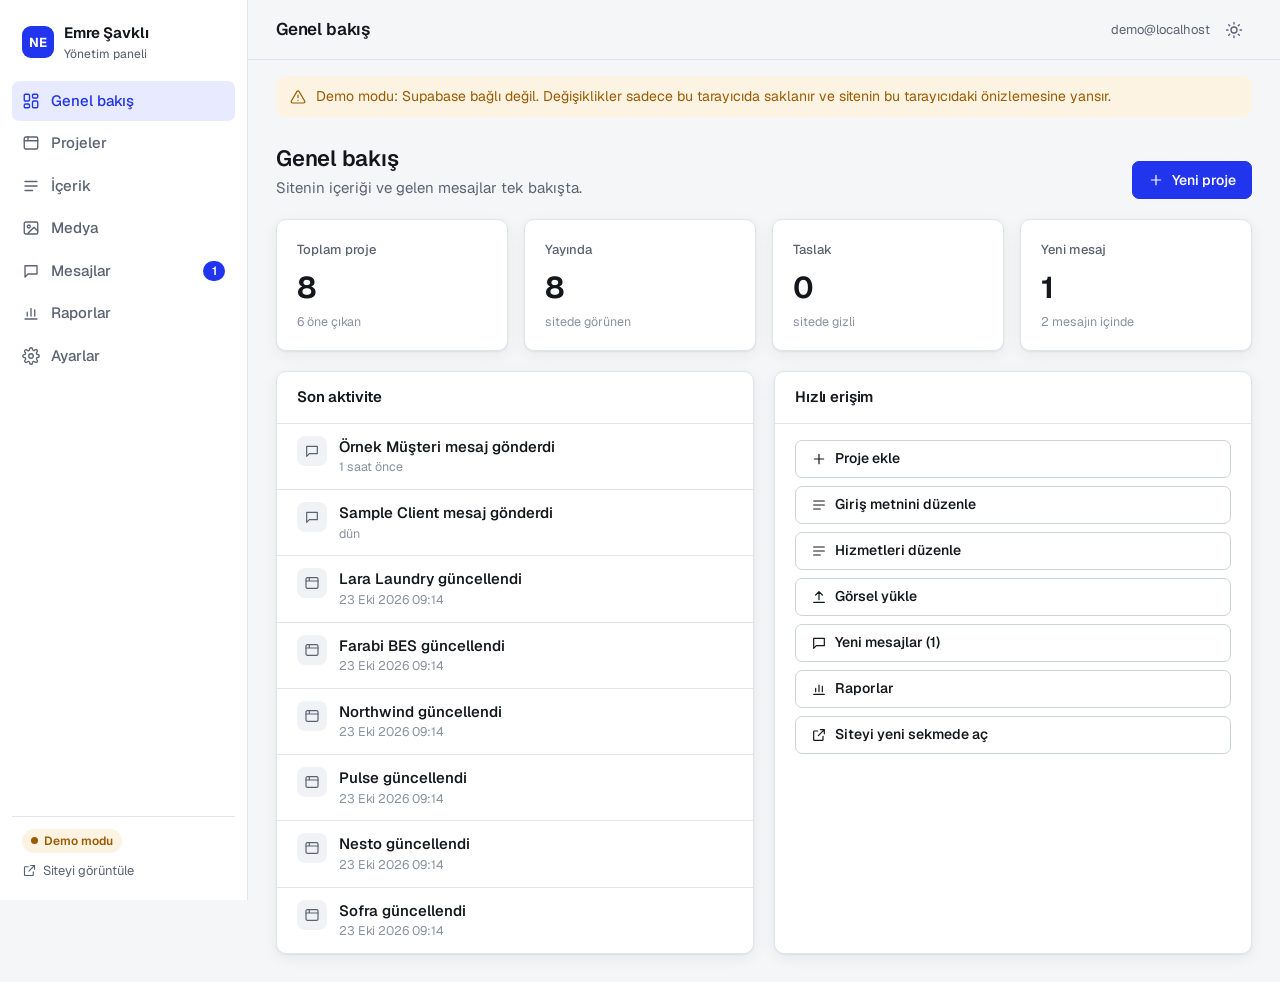
<file: admin/index.html>
<!doctype html>
<html lang="tr">
<head>
<meta charset="utf-8">
<meta name="viewport" content="width=device-width, initial-scale=1">
<meta name="robots" content="noindex, nofollow">
<title>Yönetim paneli — Emre Şavklı</title>
<link rel="icon" href="/favicon.svg" type="image/svg+xml">
<script>
  // Apply the saved panel theme before first paint (no light flash in dark mode).
  try { var t = localStorage.getItem('admin_theme'); if (t === 'light' || t === 'dark') document.documentElement.dataset.theme = t; } catch (e) {}
</script>
<link rel="stylesheet" href="/admin/styles/admin.css">
</head>
<body>
<div id="app"><div class="boot" role="status"><span class="spinner" aria-hidden="true"></span><span class="sr-only">Panel yükleniyor</span></div></div>
<noscript><p style="padding:24px">Yönetim paneli için JavaScript gerekli.</p></noscript>
<!-- Site config (Supabase URL + anon key), static catalog and the Supabase client, as globals -->
<script src="/config.js"></script>
<script src="/content.js"></script>
<script src="/vendor/supabase.js"></script>
<script type="module" src="/admin/js/app.js"></script>
</body>
</html>
</file>
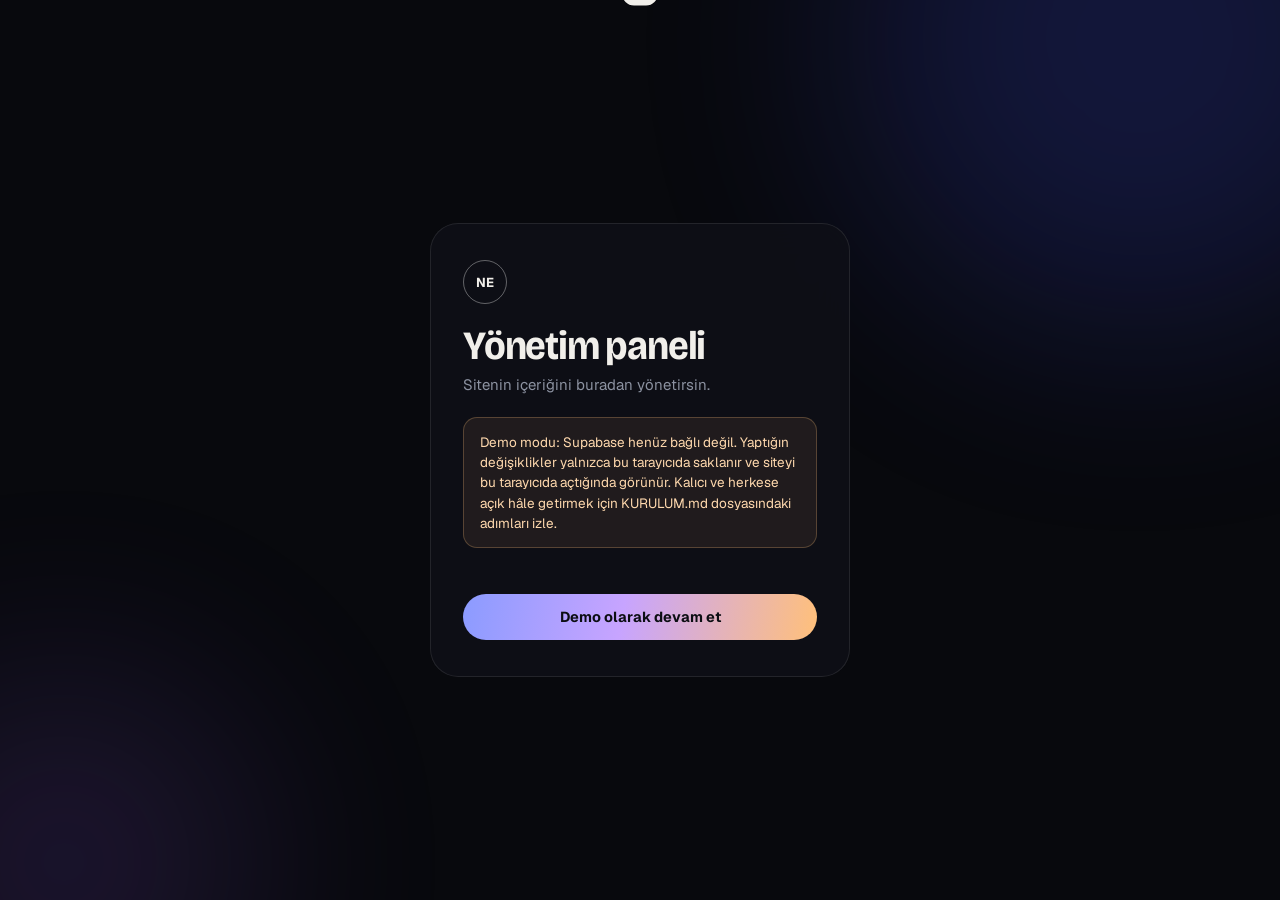
<file: admin-legacy.html>
<!doctype html>
<html lang="tr">
<head>
<meta charset="utf-8">
<meta name="viewport" content="width=device-width, initial-scale=1">
<meta name="robots" content="noindex,nofollow">
<title>Yönetim paneli — Emre Şavklı</title>
<link rel="icon" href="favicon.svg" type="image/svg+xml">
<style>
@font-face{font-family:"Bricolage Grotesque";font-style:normal;font-display:swap;font-weight:200 800;font-stretch:75% 100%;src:url(fonts/bricolage-grotesque-latin-ext-standard-normal.woff2) format("woff2-variations");unicode-range:U+0100-02BA,U+02BD-02C5,U+02C7-02CC,U+02CE-02D7,U+02DD-02FF,U+0304,U+0308,U+0329,U+1D00-1DBF,U+1E00-1E9F,U+1EF2-1EFF,U+2020,U+20A0-20AB,U+20AD-20C0,U+2113,U+2C60-2C7F,U+A720-A7FF}
@font-face{font-family:"Bricolage Grotesque";font-style:normal;font-display:swap;font-weight:200 800;font-stretch:75% 100%;src:url(fonts/bricolage-grotesque-latin-standard-normal.woff2) format("woff2-variations");unicode-range:U+0000-00FF,U+0131,U+0152-0153,U+02BB-02BC,U+02C6,U+02DA,U+02DC,U+0304,U+0308,U+0329,U+2000-206F,U+20AC,U+2122,U+2191,U+2193,U+2212,U+2215,U+FEFF,U+FFFD}
@font-face{font-family:"Geist";font-style:normal;font-display:swap;font-weight:100 900;src:url(fonts/Geist-Variable.woff2) format("woff2-variations")}
:root{
  --bg:#08090D;--panel:#0F1118;--panel-2:#141722;--line:rgba(255,255,255,.09);--line-2:rgba(255,255,255,.16);
  --text:#F1EFEA;--muted:#8C92A1;--dim:#5D6372;--ink:#0C0E13;
  --peri:#8B9BFF;--lilac:#C7A4FF;--amber:#FFC07A;--mint:#4ADE9B;--rose:#FF7A8C;
  --grad:linear-gradient(100deg,#8B9BFF 0%,#C7A4FF 45%,#FFC07A 100%);
  --display:"Bricolage Grotesque","Geist",system-ui,sans-serif;--sans:"Geist",system-ui,-apple-system,"Segoe UI",sans-serif;
  --ease:cubic-bezier(.16,1,.3,1);
}
*{box-sizing:border-box;margin:0;padding:0}
body{background:var(--bg);color:var(--text);font-family:var(--sans);font-size:15px;line-height:1.5;-webkit-font-smoothing:antialiased;min-height:100vh}
a{color:inherit}
button{font:inherit;color:inherit;background:none;border:0;cursor:pointer}
input,textarea,select{font:inherit;color:inherit}
:focus-visible{outline:2px solid var(--amber);outline-offset:3px;border-radius:6px}
[hidden]{display:none!important}
.glow{position:fixed;inset:0;pointer-events:none;z-index:-1;overflow:hidden}
.glow i{position:absolute;border-radius:50%;filter:blur(110px);opacity:.22}
.glow i:nth-child(1){width:46vw;height:46vw;background:#3A47D9;right:-12vw;top:-20vw}
.glow i:nth-child(2){width:30vw;height:30vw;background:#8E5BEA;left:-10vw;bottom:-12vw;opacity:.16}

/* ---------- login ---------- */
.login{min-height:100vh;display:grid;place-items:center;padding:24px}
.login-card{width:min(420px,100%);background:rgba(15,17,24,.82);border:1px solid var(--line);border-radius:28px;padding:36px 32px;backdrop-filter:blur(20px)}
.mark{display:inline-grid;place-items:center;width:44px;height:44px;border-radius:50%;border:1.5px solid rgba(255,255,255,.35);font-weight:700;font-size:13px}
.login h1{font-family:var(--display);font-weight:700;font-stretch:92%;font-size:40px;line-height:1;letter-spacing:-.03em;margin:22px 0 8px}
.login p{color:var(--muted)}
.login form{display:flex;flex-direction:column;gap:16px;margin-top:26px}
.field{display:flex;flex-direction:column;gap:7px}
.field > span{font-size:13px;color:var(--muted);font-weight:500}
.field input,.field textarea,.field select{width:100%;background:rgba(255,255,255,.03);border:1px solid var(--line);border-radius:12px;padding:12px 14px;outline:none;transition:border-color .3s,background .3s}
.field textarea{resize:vertical;min-height:96px;line-height:1.5}
.field input:focus,.field textarea:focus,.field select:focus{border-color:var(--lilac);background:rgba(255,255,255,.05)}
.field small{color:var(--dim);font-size:12.5px}
.btn{display:inline-flex;align-items:center;justify-content:center;gap:10px;padding:12px 20px;border-radius:999px;font-weight:700;font-size:14.5px;transition:transform .4s var(--ease),background .3s,color .3s,opacity .3s;white-space:nowrap}
.btn:hover{transform:translateY(-1px)}
.btn[disabled]{opacity:.5;transform:none;cursor:default}
.btn-primary{background:var(--grad);color:var(--ink)}
.btn-light{background:var(--text);color:var(--ink)}
.btn-ghost{border:1px solid var(--line-2)}
.btn-ghost:hover{background:rgba(255,255,255,.06)}
.btn-danger{border:1px solid rgba(255,122,140,.4);color:#FFB3BE}
.btn-danger:hover{background:rgba(255,122,140,.12)}
.btn-sm{padding:8px 14px;font-size:13px}
.btn svg{width:16px;height:16px;flex:none}
.back svg{width:18px;height:18px}
.err{color:#FF9AA8;font-size:14px}
.err:empty{display:none}
.demo-note{margin-top:20px;padding:14px 16px;border-radius:14px;background:rgba(255,192,122,.08);border:1px solid rgba(255,192,122,.25);color:#FFD9AE;font-size:13.5px;line-height:1.5}

/* ---------- app shell ---------- */
.app{display:grid;grid-template-columns:240px 1fr;min-height:100vh}
.side{position:sticky;top:0;height:100vh;padding:22px 16px;border-right:1px solid var(--line);display:flex;flex-direction:column;gap:6px;background:rgba(10,11,16,.6);backdrop-filter:blur(14px)}
.brand{display:flex;align-items:center;gap:12px;padding:4px 8px 22px}
.brand b{font-family:var(--display);font-weight:600;font-size:17px;letter-spacing:-.01em;display:block;line-height:1.1}
.brand small{color:var(--muted);font-size:12px}
.tab{display:flex;align-items:center;gap:12px;padding:11px 12px;border-radius:12px;color:#B9BECA;font-weight:500;text-align:left;transition:background .3s,color .3s}
.tab svg{width:18px;height:18px;flex:none;opacity:.8}
.tab:hover{background:rgba(255,255,255,.04);color:#fff}
.tab[aria-selected="true"]{background:rgba(255,255,255,.08);color:#fff}
.side-foot{margin-top:auto;display:flex;flex-direction:column;gap:8px}
.side-foot .who{font-size:12.5px;color:var(--muted);padding:0 8px 6px;word-break:break-all}
.main{padding:34px clamp(20px,4vw,56px) 140px;max-width:1180px;width:100%}
.page-h{display:flex;justify-content:space-between;align-items:flex-end;gap:20px;flex-wrap:wrap;margin-bottom:28px}
.page-h h2{font-family:var(--display);font-weight:700;font-stretch:92%;font-size:clamp(34px,4vw,52px);line-height:1;letter-spacing:-.03em}
.page-h p{color:var(--muted);max-width:38em;margin-top:10px}
.card{background:rgba(15,17,24,.7);border:1px solid var(--line);border-radius:22px;padding:24px}
.card + .card{margin-top:16px}
.card h3{font-family:var(--display);font-weight:600;font-size:19px;letter-spacing:-.01em;margin-bottom:4px}
.card > p.sub{color:var(--muted);font-size:14px;margin-bottom:18px}
.grid2{display:grid;grid-template-columns:1fr 1fr;gap:14px}
.lang-tag{display:inline-block;font-size:11px;font-weight:700;letter-spacing:.04em;padding:2px 7px;border-radius:6px;background:rgba(255,255,255,.08);color:#C9CDD6;margin-left:6px;vertical-align:1px}
.banner{display:flex;gap:12px;align-items:flex-start;padding:14px 16px;border-radius:14px;background:rgba(255,192,122,.08);border:1px solid rgba(255,192,122,.25);color:#FFD9AE;font-size:13.5px;margin-bottom:22px}

/* status */
.status-opts{display:grid;grid-template-columns:repeat(3,1fr);gap:12px}
.sopt{position:relative;text-align:left;padding:20px;border-radius:18px;border:1px solid var(--line);background:rgba(255,255,255,.02);transition:border-color .3s,background .3s,transform .4s var(--ease)}
.sopt:hover{transform:translateY(-2px);border-color:var(--line-2)}
.sopt[aria-checked="true"]{border-color:rgb(var(--c));background:rgba(var(--c),.08)}
.sopt .o{display:block;width:12px;height:12px;border-radius:50%;background:rgb(var(--c));box-shadow:0 0 14px rgba(var(--c),.9);margin-bottom:16px}
.sopt b{font-family:var(--display);font-weight:600;font-size:19px;display:block}
.sopt small{color:var(--muted);font-size:13px;display:block;margin-top:4px}
.preview-cap{display:inline-flex;align-items:center;gap:12px;padding:9px 18px 9px 12px;border-radius:999px;border:1px solid rgba(var(--c),.5);background:rgba(255,255,255,.04);font-size:14px;font-weight:500;margin-top:20px}
.preview-cap i{width:10px;height:10px;border-radius:50%;background:rgb(var(--c));box-shadow:0 0 12px rgba(var(--c),.9)}
.preview-cap span:last-child{color:var(--muted);padding-left:12px;border-left:1px solid rgba(255,255,255,.18)}

/* projects list */
.plist{display:flex;flex-direction:column;gap:10px}
.prow{display:grid;grid-template-columns:auto 44px 1fr auto;align-items:center;gap:14px;padding:14px 16px;border-radius:18px;border:1px solid var(--line);background:rgba(15,17,24,.7);transition:border-color .3s,background .3s}
.prow:hover{border-color:var(--line-2)}
.prow.hidden-p{opacity:.55}
.order{display:flex;flex-direction:column;gap:2px}
.order button{width:26px;height:20px;border-radius:6px;display:grid;place-items:center;color:var(--muted)}
.order button:hover{background:rgba(255,255,255,.07);color:#fff}
.order button[disabled]{opacity:.25;cursor:default;background:none}
.sw{width:44px;height:44px;border-radius:12px;box-shadow:inset 0 0 0 1px rgba(255,255,255,.15);display:grid;place-items:center;font-family:var(--display);font-weight:700;font-size:15px;overflow:hidden}
.sw img{width:100%;height:100%;object-fit:cover}
.prow b{font-family:var(--display);font-weight:600;font-size:17px;display:block}
.prow small{color:var(--muted);font-size:13px}
.prow .acts{display:flex;gap:8px;align-items:center}
.pill{font-size:11.5px;font-weight:700;padding:3px 9px;border-radius:999px;background:rgba(255,255,255,.08);color:#C9CDD6}
.pill.off{background:rgba(255,122,140,.12);color:#FFB3BE}

/* editor */
.editor-head{display:flex;align-items:center;gap:14px;margin-bottom:22px;flex-wrap:wrap}
.back{display:inline-flex;align-items:center;gap:8px;color:var(--muted);font-weight:600}
.back:hover{color:#fff}
.switch{display:inline-flex;align-items:center;gap:10px;font-weight:600;font-size:14px;cursor:pointer;user-select:none}
.switch input{position:absolute;opacity:0;width:1px;height:1px}
.switch i{width:42px;height:24px;border-radius:999px;background:rgba(255,255,255,.14);position:relative;transition:background .3s}
.switch i::after{content:"";position:absolute;left:3px;top:3px;width:18px;height:18px;border-radius:50%;background:#fff;transition:transform .4s var(--ease)}
.switch input:checked + i{background:var(--mint)}
.switch input:checked + i::after{transform:translateX(18px)}
.switch input:focus-visible + i{outline:2px solid var(--amber);outline-offset:3px}
.facts-rows{display:flex;flex-direction:column;gap:12px}
.fact{display:grid;grid-template-columns:1fr 1fr 1.4fr 1.4fr;gap:10px}
.fact input{width:100%;background:rgba(255,255,255,.03);border:1px solid var(--line);border-radius:12px;padding:11px 13px;outline:none;transition:border-color .3s}
.fact input:focus{border-color:var(--lilac)}
.fact input::placeholder,.field input::placeholder{color:var(--dim)}
.techs{display:flex;flex-direction:column;gap:14px}
.tl b{display:block;font-size:13px;color:var(--muted);font-weight:500;margin-bottom:8px}
.tl div{display:flex;flex-wrap:wrap;gap:6px}
.chip{padding:8px 13px;border-radius:10px;border:1px solid var(--line);font-size:13.5px;font-weight:500;color:#C9CDD6;display:inline-flex;align-items:center;gap:7px;transition:background .3s,border-color .3s,color .3s}
.chip i{width:7px;height:7px;border-radius:50%;background:var(--lc)}
.chip:hover{border-color:var(--line-2);color:#fff}
.chip[aria-pressed="true"]{background:var(--lc);border-color:var(--lc);color:var(--ink)}
.chip[aria-pressed="true"] i{background:var(--ink)}
.themes{display:flex;gap:12px;flex-wrap:wrap}
.theme{display:flex;flex-direction:column;align-items:center;gap:8px;font-size:12.5px;color:var(--muted)}
.theme span{width:54px;height:54px;border-radius:16px;box-shadow:inset 0 0 0 1px rgba(255,255,255,.12);transition:transform .4s var(--ease),box-shadow .3s}
.theme[aria-checked="true"] span{box-shadow:0 0 0 2px var(--bg),0 0 0 4px #fff;transform:translateY(-2px)}
.theme[aria-checked="true"]{color:#fff}
.mocks{display:flex;gap:8px;flex-wrap:wrap}
.media-list{display:grid;grid-template-columns:repeat(auto-fill,minmax(170px,1fr));gap:12px;margin-top:14px}
.media-item{border:1px solid var(--line);border-radius:16px;overflow:hidden;background:rgba(255,255,255,.02)}
.media-item .thumb{aspect-ratio:4/3;background:#000;display:grid;place-items:center;overflow:hidden}
.media-item img{width:100%;height:100%;object-fit:cover;object-position:top}
.media-item .mi-bar{display:flex;gap:6px;padding:8px;align-items:center}
.media-item select{flex:1;min-width:0;background:rgba(255,255,255,.04);border:1px solid var(--line);border-radius:8px;padding:6px 8px;font-size:12.5px}
.icon-btn{width:30px;height:30px;border-radius:8px;display:grid;place-items:center;color:var(--muted);flex:none}
.icon-btn:hover{background:rgba(255,255,255,.07);color:#fff}
.icon-btn.danger:hover{background:rgba(255,122,140,.15);color:#FFB3BE}
.upload{display:flex;flex-direction:column;align-items:center;justify-content:center;gap:8px;border:1.5px dashed var(--line-2);border-radius:16px;padding:26px;text-align:center;color:var(--muted);transition:border-color .3s,background .3s;cursor:pointer}
.upload:hover,.upload.drag{border-color:var(--lilac);background:rgba(199,164,255,.06);color:#fff}
.upload b{color:#fff;font-weight:600}
.upload input{display:none}
.hint{color:var(--dim);font-size:12.5px;margin-top:8px}

/* save bar + toast */
.savebar{position:fixed;left:50%;bottom:20px;transform:translate(-50%,140%);display:flex;align-items:center;gap:16px;padding:10px 10px 10px 20px;border-radius:999px;background:rgba(20,22,30,.92);border:1px solid var(--line-2);backdrop-filter:blur(18px);box-shadow:0 24px 50px -20px rgba(0,0,0,.7);transition:transform .6s var(--ease);z-index:20;margin-left:120px}
.savebar.show{transform:translate(-50%,0)}
.savebar span{font-size:14px;color:#C9CDD6;white-space:nowrap}
.savebar span::before{content:"";display:inline-block;width:8px;height:8px;border-radius:50%;background:var(--amber);margin-right:10px;vertical-align:1px;box-shadow:0 0 10px var(--amber)}
.toast{position:fixed;top:20px;left:50%;transform:translate(-50%,-160%);padding:12px 18px;border-radius:999px;background:var(--text);color:var(--ink);font-weight:700;font-size:14px;z-index:30;transition:transform .55s var(--ease);box-shadow:0 20px 40px -16px rgba(0,0,0,.6)}
.toast.show{transform:translate(-50%,0)}
.toast.bad{background:#FF9AA8}
.loading{min-height:100vh;display:grid;place-items:center;color:var(--muted)}

@media (max-width:900px){
  .app{grid-template-columns:1fr}
  .side{position:sticky;top:0;height:auto;flex-direction:row;align-items:center;overflow-x:auto;padding:10px 12px;z-index:10;gap:4px}
  .brand{padding:0 8px 0 0}
  .brand div{display:none}
  .side-foot{margin:0 0 0 auto;flex-direction:row}
  .side-foot .who{display:none}
  .tab{padding:9px 11px;white-space:nowrap}
  .tab svg{display:none}
  .savebar{margin-left:0}
  .status-opts{grid-template-columns:1fr}
  .grid2{grid-template-columns:1fr}
  .fact{grid-template-columns:1fr 1fr}
  .prow{grid-template-columns:auto 40px 1fr;row-gap:12px}
  .prow .acts{grid-column:1/-1;justify-content:flex-end}
}
</style>
</head>
<body>
<div class="glow" aria-hidden="true"><i></i><i></i></div>
<div id="root"><div class="loading">Yükleniyor…</div></div>
<div class="toast" id="toast" role="status" aria-live="polite"></div>

<script src="config.js"></script>
<script src="content.js"></script>
<script src="vendor/supabase.js"></script>
<script>
(function(){
  'use strict';
  var CFG=window.SITE_CONFIG||{}, DEF=window.DEFAULT_CONTENT, CAT=window.TECH_CATALOG;
  var DEMO=!(CFG.supabaseUrl && CFG.supabaseAnonKey);
  var sb=null;
  if(!DEMO && window.supabase){ sb=window.supabase.createClient(CFG.supabaseUrl,CFG.supabaseAnonKey); }
  var root=document.getElementById('root');
  var data=null, saved='', view={tab:'status',editing:null}, user=null;

  /* ---------- helpers ---------- */
  function h(tag,attrs){
    var el=document.createElement(tag), kids=[].slice.call(arguments,2);
    if(attrs) Object.keys(attrs).forEach(function(k){
      var v=attrs[k]; if(v==null||v===false) return;
      if(k==='class') el.className=v;
      else if(k==='text') el.textContent=v;
      else if(k.slice(0,2)==='on') el.addEventListener(k.slice(2),v);
      else if(k==='style' && typeof v==='object') Object.keys(v).forEach(function(p){ el.style.setProperty(p,v[p]); });
      else if(k==='value') el.value=v;
      else el.setAttribute(k,v===true?'':v);
    });
    kids.flat(Infinity).forEach(function(c){ if(c==null||c===false) return; el.appendChild(typeof c==='string'?document.createTextNode(c):c); });
    return el;
  }
  function svg(path){ var s=document.createElementNS('http://www.w3.org/2000/svg','svg'); s.setAttribute('viewBox','0 0 24 24'); s.setAttribute('fill','none'); s.setAttribute('stroke','currentColor'); s.setAttribute('stroke-width','1.8'); s.setAttribute('stroke-linecap','round'); s.setAttribute('stroke-linejoin','round'); s.innerHTML=path; return s; }
  var ICON={
    status:'<circle cx="12" cy="12" r="3"/><path d="M12 3v2M12 19v2M3 12h2M19 12h2M5.6 5.6l1.4 1.4M17 17l1.4 1.4M5.6 18.4L7 17M17 7l1.4-1.4"/>',
    projects:'<rect x="3" y="4" width="18" height="16" rx="3"/><path d="M3 10h18M9 10v10"/>',
    texts:'<path d="M5 6h14M5 12h14M5 18h9"/>',
    quotes:'<path d="M7 7h4v4c0 3-2 5-4 6M15 7h4v4c0 3-2 5-4 6"/>',
    settings:'<path d="M4 7h10M18 7h2M4 17h4M12 17h8"/><circle cx="16" cy="7" r="2"/><circle cx="10" cy="17" r="2"/>',
    up:'<path d="M6 15l6-6 6 6"/>', down:'<path d="M6 9l6 6 6-6"/>', trash:'<path d="M4 7h16M9 7V4h6v3M6 7l1 13h10l1-13"/>',
    left:'<path d="M15 6l-6 6 6 6"/>', ext:'<path d="M14 4h6v6M20 4l-9 9M18 14v5a1 1 0 0 1-1 1H5a1 1 0 0 1-1-1V7a1 1 0 0 1 1-1h5"/>',
    plus:'<path d="M12 5v14M5 12h14"/>', image:'<rect x="3" y="4" width="18" height="16" rx="3"/><circle cx="9" cy="10" r="2"/><path d="M21 16l-5-5-9 9"/>'
  };
  function clone(o){ return JSON.parse(JSON.stringify(o)); }
  function merge(d){
    d=d||{};
    return { settings:Object.assign({},clone(DEF.settings),d.settings||{}), texts:Object.assign({},clone(DEF.texts),d.texts||{}), projects:Array.isArray(d.projects)?d.projects:clone(DEF.projects), testimonials:Array.isArray(d.testimonials)?d.testimonials:clone(DEF.testimonials||[]) };
  }
  function dirty(){ return JSON.stringify(data)!==saved; }
  function markDirty(){ var bar=document.querySelector('.savebar'); if(bar) bar.classList.toggle('show',dirty()); }
  var toastT=null;
  function toast(msg,bad){ var t=document.getElementById('toast'); t.textContent=msg; t.classList.toggle('bad',!!bad); t.classList.add('show'); clearTimeout(toastT); toastT=setTimeout(function(){ t.classList.remove('show'); },2600); }
  function techName(t){ return typeof t.name==='string'?t.name:t.name.tr; }
  function slug(){ return 'p-'+Date.now().toString(36); }
  addEventListener('beforeunload',function(e){ if(data && dirty()){ e.preventDefault(); e.returnValue=''; } });

  /* ---------- data ---------- */
  function load(){
    if(DEMO){
      var d=null; try{ d=JSON.parse(localStorage.getItem('demo_content')||'null'); }catch(e){}
      return Promise.resolve(merge(d));
    }
    return sb.from('site_content').select('data').eq('id',1).maybeSingle().then(function(r){
      if(r.error) throw r.error;
      return merge(r.data&&r.data.data);
    });
  }
  function save(){
    var btn=document.querySelector('.savebar .btn'); if(btn){ btn.disabled=true; btn.textContent='Kaydediliyor…'; }
    var done=function(){ saved=JSON.stringify(data); markDirty(); if(btn){ btn.disabled=false; btn.textContent='Kaydet'; } toast(DEMO?'Kaydedildi (bu tarayıcıda)':'Kaydedildi. Sitede yayında.'); };
    var fail=function(err){ if(btn){ btn.disabled=false; btn.textContent='Kaydet'; } toast('Kaydedilemedi: '+(err&&err.message||'bağlantı hatası'),true); };
    if(DEMO){ try{ localStorage.setItem('demo_content',JSON.stringify(data)); done(); }catch(e){ fail({message:'tarayıcı depolama alanı doldu; görselleri küçültün'}); } return; }
    sb.from('site_content').upsert({id:1,data:data,updated_at:new Date().toISOString()}).then(function(r){ if(r.error) fail(r.error); else done(); },fail);
  }

  /* ---------- image upload ---------- */
  function shrink(file,max){
    return new Promise(function(res,rej){
      var img=new Image(), url=URL.createObjectURL(file);
      img.onload=function(){ var sc=Math.min(1,max/Math.max(img.width,img.height)); var c=document.createElement('canvas'); c.width=Math.round(img.width*sc); c.height=Math.round(img.height*sc); c.getContext('2d').drawImage(img,0,0,c.width,c.height); URL.revokeObjectURL(url); c.toBlob(function(b){ b?res(b):rej(new Error('görsel işlenemedi')); },'image/webp',.86); };
      img.onerror=function(){ rej(new Error('görsel okunamadı')); };
      img.src=url;
    });
  }
  function upload(file,projectId){
    if(!/^image\//.test(file.type)) return Promise.reject(new Error('Yalnızca görsel dosyası yüklenebilir.'));
    if(DEMO){
      return shrink(file,1000).then(function(b){ return new Promise(function(res){ var r=new FileReader(); r.onload=function(){ res(r.result); }; r.readAsDataURL(b); }); });
    }
    return shrink(file,2200).then(function(b){
      var path='projects/'+projectId+'/'+Date.now()+'.webp';
      return sb.storage.from('media').upload(path,b,{contentType:'image/webp',upsert:false}).then(function(r){
        if(r.error) throw r.error;
        return sb.storage.from('media').getPublicUrl(path).data.publicUrl;
      });
    });
  }

  /* ---------- login ---------- */
  function renderLogin(){
    var err=h('p',{class:'err',role:'alert'});
    var email=h('input',{type:'email',autocomplete:'username',required:true,value:DEF.settings.email});
    var pass=h('input',{type:'password',autocomplete:'current-password',required:true});
    var btn=h('button',{class:'btn btn-primary',type:'submit',text:'Giriş yap'});
    var form=h('form',{onsubmit:function(e){
      e.preventDefault(); err.textContent=''; btn.disabled=true; btn.textContent='Giriş yapılıyor…';
      sb.auth.signInWithPassword({email:email.value.trim(),password:pass.value}).then(function(r){
        btn.disabled=false; btn.textContent='Giriş yap';
        if(r.error){ err.textContent=r.error.message==='Invalid login credentials'?'E-posta ya da şifre hatalı.':r.error.message; return; }
        user=r.data.user; start();
      });
    }},
      h('label',{class:'field'},h('span',{text:'E-posta'}),email),
      h('label',{class:'field'},h('span',{text:'Şifre'}),pass),
      err, btn);
    root.replaceChildren(h('div',{class:'login'},h('div',{class:'login-card'},
      h('span',{class:'mark',text:'NE'}),
      h('h1',{text:'Yönetim paneli'}),
      h('p',{text:'Sitenin içeriğini buradan yönetirsin.'}),
      form)));
    setTimeout(function(){ pass.focus(); },50);
  }
  function renderDemoGate(){
    root.replaceChildren(h('div',{class:'login'},h('div',{class:'login-card'},
      h('span',{class:'mark',text:'NE'}),
      h('h1',{text:'Yönetim paneli'}),
      h('p',{text:'Sitenin içeriğini buradan yönetirsin.'}),
      h('div',{class:'demo-note',text:'Demo modu: Supabase henüz bağlı değil. Yaptığın değişiklikler yalnızca bu tarayıcıda saklanır ve siteyi bu tarayıcıda açtığında görünür. Kalıcı ve herkese açık hâle getirmek için KURULUM.md dosyasındaki adımları izle.'}),
      h('form',{onsubmit:function(e){ e.preventDefault(); start(); }},h('button',{class:'btn btn-primary',type:'submit',style:{'margin-top':'20px',width:'100%'},text:'Demo olarak devam et'})))));
  }

  /* ---------- shell ---------- */
  function start(){
    root.replaceChildren(h('div',{class:'loading',text:'İçerik yükleniyor…'}));
    load().then(function(d){ data=d; saved=JSON.stringify(data); renderApp(); }).catch(function(e){
      root.replaceChildren(h('div',{class:'login'},h('div',{class:'login-card'},h('h1',{text:'İçerik yüklenemedi'}),h('p',{class:'err',text:(e&&e.message)||'Bağlantı hatası'}),h('p',{text:'Supabase kurulumunu (setup.sql) çalıştırdığından emin ol.'}))));
    });
  }
  var TABS=[['status','Durum'],['projects','Projeler'],['quotes','Referanslar'],['texts','Metinler'],['settings','Ayarlar']];
  function renderApp(){
    var nav=TABS.map(function(t){
      return h('button',{class:'tab',role:'tab','aria-selected':view.tab===t[0]?'true':'false',onclick:function(){ view.tab=t[0]; view.editing=null; renderApp(); }},svg(ICON[t[0]]),t[1]);
    });
    var side=h('aside',{class:'side'},
      h('div',{class:'brand'},h('span',{class:'mark',text:'NE'}),h('div',null,h('b',{text:'Emre Şavklı'}),h('small',{text:'Yönetim paneli'}))),
      h('nav',{role:'tablist',style:{display:'contents'}},nav),
      h('div',{class:'side-foot'},
        user?h('span',{class:'who',text:user.email}):(DEMO?h('span',{class:'who',text:'Demo modu'}):null),
        h('a',{class:'btn btn-ghost btn-sm',href:'./',target:'_blank',rel:'noopener'},'Siteyi aç',svg(ICON.ext)),
        !DEMO?h('button',{class:'btn btn-ghost btn-sm',onclick:function(){ if(dirty() && !confirm('Kaydedilmemiş değişiklikler var. Yine de çıkılsın mı?')) return; sb.auth.signOut().then(function(){ user=null; data=null; renderLogin(); }); },text:'Çıkış'}):null));
    var main=h('main',{class:'main'});
    if(DEMO) main.appendChild(h('div',{class:'banner',text:'Demo modundasın: değişiklikler yalnızca bu tarayıcıda saklanır. Supabase\'i bağladığında içerik herkese açık sitede yayınlanır.'}));
    ({status:pageStatus,projects:view.editing?pageEditor:pageProjects,quotes:pageQuotes,texts:pageTexts,settings:pageSettings})[view.tab](main);
    var bar=h('div',{class:'savebar'},h('span',{text:'Kaydedilmemiş değişiklikler var'}),h('button',{class:'btn btn-primary btn-sm',onclick:save,text:'Kaydet'}));
    root.replaceChildren(h('div',{class:'app'},side,main),bar);
    markDirty();
  }
  function pageHead(main,title,sub,extra){ main.appendChild(h('div',{class:'page-h'},h('div',null,h('h2',{text:title}),sub?h('p',{text:sub}):null),extra||null)); }
  function bi(label,obj,key,opts){
    opts=opts||{};
    var mk=function(lg){
      var v=(obj[key]&&obj[key][lg])||'';
      var inp=opts.area?h('textarea',{rows:opts.rows||4,value:v}):h('input',{value:v});
      inp.addEventListener('input',function(){ obj[key]=obj[key]||{tr:'',en:''}; obj[key][lg]=inp.value; markDirty(); if(opts.onchange) opts.onchange(); });
      return h('label',{class:'field'},h('span',null,label,h('em',{class:'lang-tag',text:lg.toUpperCase()})),inp);
    };
    return h('div',{class:'grid2'},mk('tr'),mk('en'));
  }

  /* ---------- status ---------- */
  var SOPTS=[['available','Müsait','Serbest ve sözleşmeli işlere açık','74,222,155'],['limited','Sınırlı','Sınırlı müsaitlik','255,192,122'],['busy','Meşgul','Şu an bir projedeyim','255,122,140']];
  function pageStatus(main){
    pageHead(main,'Durum','Sitenin üst kısmındaki ve iletişim bölümündeki durum kapsülünü buradan değiştirirsin. Kaydettiğin anda sitede görünür.');
    var s=data.settings;
    var cur=SOPTS.find(function(o){ return o[0]===s.status; })||SOPTS[0];
    var now=''; try{ now=new Intl.DateTimeFormat('en-GB',{hour:'2-digit',minute:'2-digit',timeZone:'Europe/Istanbul'}).format(new Date()); }catch(e){}
    var capRight=function(){ return (s.status!=='available'&&s.availableFrom&&s.availableFrom.tr)?s.availableFrom.tr+' itibarıyla müsait':'İstanbul '+now; };
    var prev=h('div',{class:'preview-cap',style:{'--c':cur[3]}},h('i'),h('span',{text:cur[2]}),h('span',{text:capRight()}));
    var opts=h('div',{class:'status-opts',role:'radiogroup','aria-label':'Durum'},SOPTS.map(function(o){
      return h('button',{class:'sopt',role:'radio','aria-checked':s.status===o[0]?'true':'false',style:{'--c':o[3]},onclick:function(){ s.status=o[0]; markDirty(); renderApp(); }},h('span',{class:'o'}),h('b',{text:o[1]}),h('small',{text:o[2]}));
    }));
    main.appendChild(h('div',{class:'card'},h('h3',{text:'Şu anki durumun'}),h('p',{class:'sub',text:'Meşgulken de proje formu çalışmaya devam eder; ziyaretçiye ne zaman müsait olacağın gösterilir.'}),opts,h('div',null,h('small',{style:{color:'var(--muted)','font-size':'13px'},text:'Önizleme'}),h('br'),prev)));
    main.appendChild(h('div',{class:'card'},h('h3',{text:'Ne zaman müsait olacaksın?'}),h('p',{class:'sub',text:'İsteğe bağlı. "Sınırlı" ya da "Meşgul" seçiliyken saatin yerine gösterilir. Örnek: Ocak 2027 / January 2027'}),
      bi('Tarih',s,'availableFrom',{onchange:function(){ prev.lastChild.textContent=capRight(); }})));
  }

  /* ---------- projects ---------- */
  function themeOf(p){ return CAT.themes[p.theme]||CAT.themes.cobalt; }
  function pageProjects(main){
    var add=h('button',{class:'btn btn-primary',onclick:function(){
      var p={id:slug(),visible:true,featured:true,badge:'shipped',theme:'cobalt',mock:'',name:{tr:'Yeni proje',en:'New project'},cat:{tr:'',en:''},desc:{tr:'',en:''},tags:{tr:[],en:[]},facts:[{l:{tr:'Öne çıkanlar',en:'Highlights'},v:{tr:'',en:''}},{l:{tr:'Teknolojiler',en:'Stack'},v:{tr:'',en:''}},{l:{tr:'Detaylar',en:'Details'},v:{tr:'',en:''}}],tech:[],media:[]};
      data.projects.push(p); view.editing=p.id; markDirty(); renderApp(); scrollTo(0,0);
    }},svg(ICON.plus),'Yeni proje');
    pageHead(main,'Projeler','Sitede "Seçili işler" bölümünde bu sırayla görünürler. Gizlediğin proje sitede ve teknoloji haritasında görünmez.',add);
    var list=h('div',{class:'plist'});
    data.projects.forEach(function(p,i){
      var th=themeOf(p), first=(p.media||[])[0];
      var move=function(d){ var j=i+d; var a=data.projects; var t=a[i]; a[i]=a[j]; a[j]=t; markDirty(); renderApp(); };
      list.appendChild(h('div',{class:'prow'+(p.visible===false?' hidden-p':'')},
        h('div',{class:'order'},h('button',{'aria-label':'Yukarı taşı',disabled:i===0,onclick:function(){ move(-1); }},svg(ICON.up)),h('button',{'aria-label':'Aşağı taşı',disabled:i===data.projects.length-1,onclick:function(){ move(1); }},svg(ICON.down))),
        h('div',{class:'sw',style:{background:th.bg,color:th.fg}},first&&first.url?h('img',{src:first.url,alt:''}):((p.name.tr||'?').slice(0,2).toUpperCase())),
        h('div',null,h('b',{text:p.name.tr||'(adsız)'}),h('small',{text:p.cat.tr||'Kategori girilmedi'})),
        h('div',{class:'acts'},
          p.badge==='concept'?h('span',{class:'pill',text:'Konsept'}):null, p.featured===false?h('span',{class:'pill',text:'Kompakt'}):null, h('span',{class:'pill'+(p.visible===false?' off':''),text:p.visible===false?'Gizli':'Sitede'}),
          h('button',{class:'btn btn-ghost btn-sm',onclick:function(){ view.editing=p.id; renderApp(); scrollTo(0,0); },text:'Düzenle'}),
          h('button',{class:'icon-btn danger','aria-label':'Sil',onclick:function(){ if(confirm('"'+(p.name.tr||'Bu proje')+'" silinsin mi? Kaydettiğinde siteden de kalkar.')){ data.projects.splice(i,1); markDirty(); renderApp(); } }},svg(ICON.trash)))));
    });
    if(!data.projects.length) list.appendChild(h('div',{class:'card',text:'Henüz proje yok. "Yeni proje" ile ekle.'}));
    main.appendChild(list);
  }
  function pageEditor(main){
    var p=data.projects.find(function(x){ return x.id===view.editing; });
    if(!p){ view.editing=null; pageProjects(main); return; }
    p.tags=p.tags||{tr:[],en:[]}; p.facts=p.facts||[]; while(p.facts.length<3) p.facts.push({l:{tr:'',en:''},v:{tr:'',en:''}}); p.tech=p.tech||[]; p.media=p.media||[];
    var vis=h('input',{type:'checkbox'}); vis.checked=p.visible!==false; vis.addEventListener('change',function(){ p.visible=vis.checked; markDirty(); });
    main.appendChild(h('div',{class:'editor-head'},
      h('button',{class:'back',onclick:function(){ view.editing=null; renderApp(); }},svg(ICON.left),'Projeler'),
      h('label',{class:'switch',style:{'margin-left':'auto'}},vis,h('i'),'Sitede göster')));
    pageHead(main,p.name.tr||'Yeni proje','TR ve EN alanlarını doldur. Boş bıraktığın EN alanları sitede Türkçe görünür.');

    var badgeSel=h('select',null,[['shipped','Yayında'],['inuse','Yayında · günlük kullanımda'],['concept','Konsept'],['','Rozet yok']].map(function(o){ return h('option',{value:o[0],text:o[1]}); }));
    badgeSel.value=p.badge||''; badgeSel.addEventListener('change',function(){ p.badge=badgeSel.value; markDirty(); });
    var feat=h('input',{type:'checkbox'}); feat.checked=p.featured!==false; feat.addEventListener('change',function(){ p.featured=feat.checked; markDirty(); });
    main.appendChild(h('div',{class:'card'},h('h3',{text:'Gösterim'}),h('p',{class:'sub',text:'Rozet, kartın üstünde projenin durumunu gösterir. Kompakt projeler "Ayrıca geliştirdiklerim" listesinde küçük kart olarak görünür.'}),
      h('div',{class:'grid2'},h('label',{class:'field'},h('span',{text:'Rozet'}),badgeSel),h('div',{class:'field'},h('span',{text:'Kart boyutu'}),h('label',{class:'switch',style:{'margin-top':'8px'}},feat,h('i'),'Büyük kart olarak göster')))));

    main.appendChild(h('div',{class:'card'},h('h3',{text:'Temel bilgiler'}),h('p',{class:'sub',text:'Ad, sitede iki satıra bölünerek büyük başlık olarak görünür.'}),
      bi('Proje adı',p,'name',{onchange:function(){ document.querySelector('.page-h h2').textContent=p.name.tr||'Yeni proje'; }}),
      h('div',{style:{height:'14px'}}), bi('Kategori',p,'cat'),
      h('div',{style:{height:'14px'}}), bi('Açıklama',p,'desc',{area:true,rows:5})));

    var tagField=function(lg){
      var inp=h('input',{value:(p.tags[lg]||[]).join(', ')});
      inp.addEventListener('input',function(){ p.tags[lg]=inp.value.split(',').map(function(x){ return x.trim(); }).filter(Boolean); markDirty(); });
      return h('label',{class:'field'},h('span',null,'Etiketler',h('em',{class:'lang-tag',text:lg.toUpperCase()})),inp,h('small',{text:'Virgülle ayır: Müşteri uygulaması, Yönetim paneli'}));
    };
    var facts=h('div',{class:'facts-rows'},p.facts.slice(0,3).map(function(f){
      var mk=function(part,lg,ph){ var inp=h('input',{value:(f[part]&&f[part][lg])||'',placeholder:ph}); inp.addEventListener('input',function(){ f[part]=f[part]||{tr:'',en:''}; f[part][lg]=inp.value; markDirty(); }); return inp; };
      return h('div',{class:'fact'},mk('l','tr','Başlık (TR)'),mk('l','en','Başlık (EN)'),mk('v','tr','Değer (TR)'),mk('v','en','Değer (EN)'));
    }));
    main.appendChild(h('div',{class:'card'},h('h3',{text:'Etiketler ve bilgiler'}),h('p',{class:'sub',text:'Bilgiler, kartın altındaki üç sütunlu alandır. Örnek: Teknolojiler → Flutter, Supabase'}),
      h('div',{class:'grid2'},tagField('tr'),tagField('en')),h('div',{style:{height:'18px'}}),facts));

    var techs=h('div',{class:'techs'},CAT.layers.map(function(ly){
      return h('div',{class:'tl'},h('b',{text:ly.name.tr}),h('div',null,CAT.tech.filter(function(t){ return t.layer===ly.id; }).map(function(t){
        var on=p.tech.indexOf(t.id)>-1;
        var b=h('button',{type:'button',class:'chip','aria-pressed':on?'true':'false',style:{'--lc':ly.color}},h('i'),techName(t));
        b.addEventListener('click',function(){ var k=p.tech.indexOf(t.id); if(k>-1) p.tech.splice(k,1); else p.tech.push(t.id); b.setAttribute('aria-pressed',k>-1?'false':'true'); markDirty(); });
        return b;
      })));
    }));
    main.appendChild(h('div',{class:'card'},h('h3',{text:'Kullanılan teknolojiler'}),h('p',{class:'sub',text:'Sitedeki "Bir ürünün tüm katmanları" haritası bu seçimlere göre hangi projede ne kullandığını gösterir.'}),techs));

    var themes=h('div',{class:'themes',role:'radiogroup','aria-label':'Renk teması'},Object.keys(CAT.themes).map(function(k){
      var th=CAT.themes[k];
      return h('button',{type:'button',class:'theme',role:'radio','aria-checked':p.theme===k?'true':'false',onclick:function(){ p.theme=k; markDirty(); themes.querySelectorAll('.theme').forEach(function(x){ x.setAttribute('aria-checked',x.dataset.k===k?'true':'false'); }); },'data-k':k},h('span',{style:{background:th.bg}}),th.label.tr);
    }));
    main.appendChild(h('div',{class:'card'},h('h3',{text:'Renk teması'}),h('p',{class:'sub',text:'Proje kartının arka plan rengi.'}),themes));

    /* media */
    var mediaList=h('div',{class:'media-list'});
    var drawMedia=function(){
      mediaList.replaceChildren();
      p.media.forEach(function(m,i){
        var sel=h('select',{'aria-label':'Çerçeve'},h('option',{value:'phone',text:'Telefon çerçevesi'}),h('option',{value:'browser',text:'Tarayıcı çerçevesi'}),h('option',{value:'scene',text:'Hazır sahne (çerçevesiz)'}));
        sel.value=(m.frame==='browser'||m.frame==='scene')?m.frame:'phone';
        sel.addEventListener('change',function(){ m.frame=sel.value; markDirty(); });
        mediaList.appendChild(h('div',{class:'media-item'},h('div',{class:'thumb'},h('img',{src:m.url,alt:''})),h('div',{class:'mi-bar'},sel,
          h('button',{class:'icon-btn danger',type:'button','aria-label':'Görseli kaldır',onclick:function(){ p.media.splice(i,1); markDirty(); drawMedia(); }},svg(ICON.trash)))));
      });
    };
    drawMedia();
    var file=h('input',{type:'file',accept:'image/*',multiple:true});
    var status=h('span',{text:'Ekran görüntüsü yükle'});
    var drop=h('label',{class:'upload'},svg(ICON.image),h('b',null,status),h('span',{text:'Sürükleyip bırak ya da seç. PNG, JPG veya WebP.'}),file);
    drop.querySelector('svg').style.cssText='width:28px;height:28px';
    var handle=function(files){
      files=[].slice.call(files||[]); if(!files.length) return;
      status.textContent='Yükleniyor…';
      var chain=Promise.resolve();
      files.forEach(function(f){ chain=chain.then(function(){ return upload(f,p.id).then(function(url){ var img=new Image(); img.src=url; return new Promise(function(res){ img.onload=function(){ p.media.push({url:url,frame:img.width>img.height?'browser':'phone'}); res(); }; img.onerror=function(){ p.media.push({url:url,frame:'phone'}); res(); }; }); }); }); });
      chain.then(function(){ status.textContent='Ekran görüntüsü yükle'; markDirty(); drawMedia(); toast('Görsel eklendi. Kaydetmeyi unutma.'); })
           .catch(function(e){ status.textContent='Ekran görüntüsü yükle'; drawMedia(); toast('Yüklenemedi: '+(e.message||e),true); });
    };
    file.addEventListener('change',function(){ handle(file.files); file.value=''; });
    ['dragenter','dragover'].forEach(function(ev){ drop.addEventListener(ev,function(e){ e.preventDefault(); drop.classList.add('drag'); }); });
    ['dragleave','drop'].forEach(function(ev){ drop.addEventListener(ev,function(e){ e.preventDefault(); drop.classList.remove('drag'); }); });
    drop.addEventListener('drop',function(e){ handle(e.dataTransfer.files); });

    var mockSel=h('select',null,[['','Yok'],['lara','Lara Laundry çizimi'],['farabi','Farabi BES çizimi'],['northwind','Northwind paneli çizimi'],['pulse','Pulse fitness çizimi'],['nesto','Nesto harita çizimi'],['sofra','Sofra sipariş çizimi'],['yaser','Yaser Turizm çizimi'],['subs','Abonelik uygulaması çizimi']].map(function(o){ return h('option',{value:o[0],text:o[1]}); }));
    mockSel.value=p.mock||''; mockSel.addEventListener('change',function(){ p.mock=mockSel.value; markDirty(); });
    main.appendChild(h('div',{class:'card'},h('h3',{text:'Görseller'}),
      h('p',{class:'sub',text:'Gerçek ekran görüntüsü yüklersen sitede cihaz çerçevesi içinde gösterilir. Yatay görseller tarayıcı, dikey görseller telefon çerçevesine otomatik yerleşir; istersen değiştirebilirsin. En fazla 1 tarayıcı ve 2 telefon görseli gösterilir. Cihazları zaten içeren hazır bir kapak görselin varsa "Hazır sahne" seç; çerçevesiz ve kenarları karta karışarak gösterilir.'}),
      drop,mediaList,
      h('div',{style:{height:'20px'}}),
      h('label',{class:'field',style:{'max-width':'360px'}},h('span',{text:'Görsel yokken kullanılacak hazır çizim'}),mockSel)));

    main.appendChild(h('div',{style:{display:'flex',gap:'10px','margin-top':'22px'}},
      h('button',{class:'btn btn-ghost',onclick:function(){ view.editing=null; renderApp(); scrollTo(0,0); },text:'Listeye dön'}),
      h('button',{class:'btn btn-danger',onclick:function(){ if(confirm('Bu proje silinsin mi?')){ data.projects=data.projects.filter(function(x){ return x!==p; }); view.editing=null; markDirty(); renderApp(); } },text:'Projeyi sil'})));
  }

  /* ---------- testimonials ---------- */
  function pageQuotes(main){
    data.testimonials=data.testimonials||[];
    var add=h('button',{class:'btn btn-primary',onclick:function(){ data.testimonials.push({quote:{tr:'',en:''},name:'',role:{tr:'',en:''},company:''}); markDirty(); renderApp(); }},svg(ICON.plus),'Yeni referans');
    pageHead(main,'Referanslar','Geçmiş müşterilerinden gerçek yorumlar. En az bir yorum girdiğinde sitede "Birlikte çalıştıklarım" bölümü kendiliğinden görünür; liste boşken gizli kalır.',add);
    if(!data.testimonials.length){ main.appendChild(h('div',{class:'card'},h('h3',{text:'Henüz referans yok'}),h('p',{class:'sub',style:{margin:0},text:'Müşterinin kendi sözleri, senin kendin hakkında yazdığın her şeyden daha etkilidir. Bir ya da iki cümle yeterli: sonuç ve birlikte çalışmanın nasıl olduğu.'}))); return; }
    data.testimonials.forEach(function(t,i){
      t.quote=t.quote||{tr:'',en:''}; t.role=t.role||{tr:'',en:''};
      var name=h('input',{value:t.name||'',placeholder:'Ad Soyad'}); name.addEventListener('input',function(){ t.name=name.value; markDirty(); });
      var comp=h('input',{value:t.company||'',placeholder:'Şirket'}); comp.addEventListener('input',function(){ t.company=comp.value; markDirty(); });
      main.appendChild(h('div',{class:'card'},
        h('div',{style:{display:'flex','justify-content':'space-between','align-items':'center','margin-bottom':'14px'}},h('h3',{text:'Referans '+(i+1)}),h('button',{class:'icon-btn danger','aria-label':'Referansı sil',onclick:function(){ if(confirm('Bu referans silinsin mi?')){ data.testimonials.splice(i,1); markDirty(); renderApp(); } }},svg(ICON.trash))),
        bi('Yorum',t,'quote',{area:true,rows:3}),
        h('div',{style:{height:'14px'}}),
        h('div',{class:'grid2'},h('label',{class:'field'},h('span',{text:'Ad Soyad'}),name),h('label',{class:'field'},h('span',{text:'Şirket'}),comp)),
        h('div',{style:{height:'14px'}}),
        bi('Unvan',t,'role')));
    });
  }

  /* ---------- texts ---------- */
  function pageTexts(main){
    pageHead(main,'Metinler','Sitedeki ana metinler. Kalın yazmak istediğin kısmı **iki yıldız** arasına al.');
    var t=data.texts;
    main.appendChild(h('div',{class:'card'},h('h3',{text:'Giriş metni'}),h('p',{class:'sub',text:'İsminin altında, butonların üstünde görünür.'}),bi('Metin',t,'hero_lede',{area:true,rows:4})));
    main.appendChild(h('div',{class:'card'},h('h3',{text:'Hakkımda'}),h('p',{class:'sub',text:'Kaydırdıkça kelime kelime aydınlanan büyük metin.'}),bi('Kısa metin',t,'statement',{area:true,rows:6}),h('div',{style:{height:'14px'}}),bi('Uzun metin (altta, küçük yazıyla)',t,'about_more',{area:true,rows:6})));
    main.appendChild(h('div',{class:'card'},h('h3',{text:'İletişim'}),h('p',{class:'sub',text:'"Birlikte çalışalım" başlığının altındaki metin.'}),bi('Metin',t,'c_lede',{area:true,rows:3})));
  }

  /* ---------- settings ---------- */
  function pageSettings(main){
    pageHead(main,'Ayarlar','İletişim bilgileri ve proje formunun nasıl çalışacağı.');
    var s=data.settings;
    var f=function(label,key,type,help,ph){ var inp=h('input',{type:type||'text',value:s[key]||'',placeholder:ph||''}); inp.addEventListener('input',function(){ s[key]=inp.value.trim(); markDirty(); }); return h('label',{class:'field'},h('span',{text:label}),inp,help?h('small',null,help):null); };
    main.appendChild(h('div',{class:'card'},h('h3',{text:'İletişim'}),h('p',{class:'sub',text:'Sitedeki e-posta adresi ve LinkedIn bağlantısı.'}),
      h('div',{class:'grid2'},f('E-posta','email','email'),f('LinkedIn adresi','linkedin','url'))));
    var link=h('a',{href:'https://web3forms.com',target:'_blank',rel:'noopener',text:'web3forms.com'});
    main.appendChild(h('div',{class:'card'},h('h3',{text:'Proje formu'}),
      h('p',{class:'sub',text:'"Proje başlat" formundan gelen mesajların doğrudan e-postana düşmesi için ücretsiz bir Web3Forms erişim anahtarı gerekir. Anahtar yoksa form, ziyaretçinin e-posta uygulamasını mesaj hazır hâlde açar.'}),
      f('Web3Forms erişim anahtarı','formAccessKey','text',[link,' adresine e-postanı yaz; gelen anahtarı buraya yapıştır.'],'xxxxxxxx-xxxx-xxxx-xxxx-xxxxxxxxxxxx')));
    if(DEMO) main.appendChild(h('div',{class:'card'},h('h3',{text:'Demo içeriğini sıfırla'}),
      h('p',{class:'sub',text:'Bu tarayıcıda denediğin değişiklikleri siler ve sitedeki varsayılan içeriğe (content.js) döner.'}),
      h('button',{class:'btn btn-danger',onclick:function(){ if(!confirm('Demo değişikliklerin silinsin mi?')) return; try{ localStorage.removeItem('demo_content'); }catch(e){} data=merge(null); saved=JSON.stringify(data); renderApp(); toast('Varsayılan içeriğe dönüldü'); },text:'Varsayılana dön'})));
  }

  /* ---------- boot ---------- */
  if(DEMO){ renderDemoGate(); return; }
  if(!sb){ root.replaceChildren(h('div',{class:'loading',text:'Supabase istemcisi yüklenemedi.'})); return; }
  sb.auth.getSession().then(function(r){ var s=r.data&&r.data.session; if(s){ user=s.user; start(); } else renderLogin(); });
})();
</script>
</body>
</html>
</file>
<file: admin/styles/admin.css>
/* Admin panel — design tokens, layout and components. Light/dark via [data-theme] or the OS setting. */
@font-face { font-family: "Geist"; src: url("/fonts/Geist-Variable.woff2") format("woff2"); font-weight: 100 900; font-display: swap; }

:root {
  --bg: #f5f6f8; --surface: #ffffff; --surface-2: #f0f2f5; --surface-3: #e7eaef;
  --border: #e1e4ea; --border-strong: #cdd2da;
  --text: #13161b; --muted: #5b6372; --faint: #8a92a0;
  --accent: #2135ee; --accent-hover: #1a2bd0; --accent-soft: #e8ebff; --accent-fg: #ffffff;
  --danger: #c8283a; --danger-soft: #fdecee; --success: #157a4f; --success-soft: #e5f5ed; --warning: #9a5b00; --warning-soft: #fdf3e2;
  --shadow: 0 1px 2px rgba(16, 20, 28, .06), 0 4px 16px rgba(16, 20, 28, .06);
  --shadow-lg: 0 12px 48px rgba(16, 20, 28, .18);
  --focus: 0 0 0 3px rgba(33, 53, 238, .32);
  --radius: 10px; --radius-sm: 7px;
  --sidebar: 248px; --topbar: 60px;
  color-scheme: light;
}
:root[data-theme="dark"] {
  --bg: #0d0f14; --surface: #151820; --surface-2: #1b1f29; --surface-3: #242936;
  --border: #252a35; --border-strong: #343a48;
  --text: #eceef3; --muted: #a0a8b6; --faint: #737b8a;
  --accent: #8592ff; --accent-hover: #9ea8ff; --accent-soft: #1f2447; --accent-fg: #0b0d12;
  --danger: #ff6b7a; --danger-soft: #3a1a20; --success: #4ade9b; --success-soft: #12301f; --warning: #ffc07a; --warning-soft: #33260f;
  --shadow: 0 1px 2px rgba(0, 0, 0, .4), 0 4px 16px rgba(0, 0, 0, .25);
  --shadow-lg: 0 12px 48px rgba(0, 0, 0, .55);
  --focus: 0 0 0 3px rgba(133, 146, 255, .4);
  color-scheme: dark;
}
@media (prefers-color-scheme: dark) {
  :root:not([data-theme="light"]) {
    --bg: #0d0f14; --surface: #151820; --surface-2: #1b1f29; --surface-3: #242936;
    --border: #252a35; --border-strong: #343a48;
    --text: #eceef3; --muted: #a0a8b6; --faint: #737b8a;
    --accent: #8592ff; --accent-hover: #9ea8ff; --accent-soft: #1f2447; --accent-fg: #0b0d12;
    --danger: #ff6b7a; --danger-soft: #3a1a20; --success: #4ade9b; --success-soft: #12301f; --warning: #ffc07a; --warning-soft: #33260f;
    --shadow: 0 1px 2px rgba(0, 0, 0, .4), 0 4px 16px rgba(0, 0, 0, .25);
    --shadow-lg: 0 12px 48px rgba(0, 0, 0, .55);
    --focus: 0 0 0 3px rgba(133, 146, 255, .4);
    color-scheme: dark;
  }
}

*, *::before, *::after { box-sizing: border-box; }
html { -webkit-text-size-adjust: 100%; }
body { margin: 0; background: var(--bg); color: var(--text); font: 15px/1.5 "Geist", system-ui, -apple-system, "Segoe UI", sans-serif; -webkit-font-smoothing: antialiased; }
h1, h2, h3, h4 { margin: 0; line-height: 1.25; font-weight: 600; letter-spacing: -.01em; }
p { margin: 0; }
a { color: var(--accent); }
button, input, select, textarea { font: inherit; color: inherit; }
:focus-visible { outline: none; box-shadow: var(--focus); border-radius: var(--radius-sm); }
[hidden] { display: none !important; }
.sr-only { position: absolute; width: 1px; height: 1px; padding: 0; margin: -1px; overflow: hidden; clip: rect(0 0 0 0); white-space: nowrap; border: 0; }
.skip-link { position: absolute; left: 12px; top: -60px; z-index: 100; background: var(--accent); color: var(--accent-fg); padding: 10px 14px; border-radius: var(--radius-sm); text-decoration: none; font-weight: 600; }
.skip-link:focus { top: 12px; }
.muted { color: var(--muted); }
.mono { font-family: ui-monospace, SFMono-Regular, Menlo, monospace; font-size: 13px; }

/* ---------- shell ---------- */
.shell { min-height: 100vh; display: grid; grid-template-columns: var(--sidebar) minmax(0, 1fr); }
.sidebar { position: sticky; top: 0; height: 100vh; display: flex; flex-direction: column; background: var(--surface); border-right: 1px solid var(--border); padding: 16px 12px; z-index: 40; }
.brand { display: flex; align-items: center; gap: 10px; padding: 6px 10px 18px; font-weight: 650; text-decoration: none; color: var(--text); }
.brand-mark { width: 32px; height: 32px; border-radius: 9px; display: grid; place-items: center; background: var(--accent); color: var(--accent-fg); font-weight: 700; font-size: 13px; letter-spacing: .02em; }
.brand small { display: block; font-weight: 450; color: var(--muted); font-size: 12px; }
.nav { display: flex; flex-direction: column; gap: 2px; }
.nav a { display: flex; align-items: center; gap: 11px; padding: 9px 10px; border-radius: var(--radius-sm); color: var(--muted); text-decoration: none; font-weight: 500; }
.nav a:hover { background: var(--surface-2); color: var(--text); }
.nav a[aria-current="page"] { background: var(--accent-soft); color: var(--accent); }
.nav .count { margin-left: auto; min-width: 22px; padding: 1px 7px; border-radius: 999px; background: var(--accent); color: var(--accent-fg); font-size: 12px; font-weight: 600; text-align: center; }
.sidebar-foot { margin-top: auto; padding: 12px 10px 4px; border-top: 1px solid var(--border); display: grid; gap: 8px; font-size: 13px; color: var(--muted); }
.mode-pill { display: inline-flex; align-items: center; gap: 6px; font-size: 12px; font-weight: 600; padding: 3px 9px; border-radius: 999px; width: max-content; }
.mode-pill::before { content: ""; width: 7px; height: 7px; border-radius: 50%; background: currentColor; }
.mode-live { background: var(--success-soft); color: var(--success); }
.mode-demo { background: var(--warning-soft); color: var(--warning); }

.main { min-width: 0; display: flex; flex-direction: column; }
.topbar { position: sticky; top: 0; z-index: 30; height: var(--topbar); display: flex; align-items: center; gap: 12px; padding: 0 28px; background: color-mix(in srgb, var(--bg) 88%, transparent); backdrop-filter: blur(10px); -webkit-backdrop-filter: blur(10px); border-bottom: 1px solid var(--border); }
.topbar h1 { font-size: 17px; flex: 1; min-width: 0; overflow: hidden; text-overflow: ellipsis; white-space: nowrap; }
.topbar-actions { display: flex; align-items: center; gap: 6px; }
.user-email { font-size: 13px; color: var(--muted); max-width: 220px; overflow: hidden; text-overflow: ellipsis; white-space: nowrap; }
.icon-btn.menu-btn { display: none; }
.content:focus { box-shadow: none; outline: none; }
.content { padding: 28px; width: 100%; max-width: 1240px; margin: 0 auto; }
.demo-banner { margin: 16px 28px 0; padding: 10px 14px; border-radius: var(--radius); background: var(--warning-soft); color: var(--warning); font-size: 14px; display: flex; gap: 10px; align-items: center; }
.backdrop { display: none; }

/* ---------- page header ---------- */
.page-head { display: flex; align-items: flex-end; justify-content: space-between; gap: 16px; margin-bottom: 20px; flex-wrap: wrap; }
.page-head h2 { font-size: 22px; }
.page-head p { color: var(--muted); margin-top: 4px; }
.page-actions { display: flex; gap: 8px; flex-wrap: wrap; }

/* ---------- buttons ---------- */
.btn { display: inline-flex; align-items: center; justify-content: center; gap: 8px; height: 38px; padding: 0 15px; border-radius: var(--radius-sm); border: 1px solid var(--border-strong); background: var(--surface); color: var(--text); font-weight: 550; font-size: 14px; cursor: pointer; text-decoration: none; white-space: nowrap; transition: background .15s, border-color .15s, color .15s; }
.btn:hover { background: var(--surface-2); }
.btn:disabled { opacity: .55; cursor: not-allowed; }
.btn-primary { background: var(--accent); border-color: var(--accent); color: var(--accent-fg); }
.btn-primary:hover { background: var(--accent-hover); border-color: var(--accent-hover); }
.btn-danger { background: var(--danger); border-color: var(--danger); color: #fff; }
.btn-danger:hover { filter: brightness(.95); background: var(--danger); }
.btn-ghost { background: transparent; border-color: transparent; }
.btn-ghost:hover { background: var(--surface-2); }
.btn-sm { height: 32px; padding: 0 11px; font-size: 13px; }
.btn-danger-text { color: var(--danger); }
.icon-btn { width: 36px; height: 36px; padding: 0; display: inline-grid; place-items: center; border-radius: var(--radius-sm); border: 1px solid transparent; background: transparent; color: var(--muted); cursor: pointer; }
.icon-btn:hover { background: var(--surface-2); color: var(--text); }
.icon-btn.danger:hover { background: var(--danger-soft); color: var(--danger); }
.icon-btn:disabled { opacity: .35; cursor: not-allowed; }
.btn .spinner { width: 15px; height: 15px; border-width: 2px; }

/* ---------- cards ---------- */
.card { background: var(--surface); border: 1px solid var(--border); border-radius: var(--radius); box-shadow: var(--shadow); }
.card-pad { padding: 20px; }
.card-head { display: flex; align-items: center; justify-content: space-between; gap: 12px; padding: 16px 20px; border-bottom: 1px solid var(--border); }
.card-head h3 { font-size: 15px; }
.card-body { padding: 20px; display: grid; gap: 18px; }
.stack { display: grid; gap: 20px; }
.grid-2 { display: grid; grid-template-columns: repeat(2, minmax(0, 1fr)); gap: 20px; }

/* ---------- dashboard ---------- */
.stats { display: grid; grid-template-columns: repeat(4, minmax(0, 1fr)); gap: 16px; margin-bottom: 20px; }
.stat { padding: 18px 20px; text-decoration: none; color: inherit; display: block; transition: border-color .15s, transform .15s; }
a.stat:hover { border-color: var(--accent); }
.stat small { color: var(--muted); font-size: 13px; font-weight: 500; }
.stat b { display: block; font-size: 30px; font-weight: 650; letter-spacing: -.02em; margin-top: 4px; }
.stat span { font-size: 12.5px; color: var(--faint); }
.activity { list-style: none; margin: 0; padding: 0; }
.activity li { display: flex; gap: 12px; align-items: flex-start; padding: 12px 20px; border-top: 1px solid var(--border); }
.activity li:first-child { border-top: 0; }
.activity .dot { width: 30px; height: 30px; flex: none; border-radius: 8px; display: grid; place-items: center; background: var(--surface-2); color: var(--muted); }
.activity a { color: var(--text); text-decoration: none; font-weight: 550; }
.activity a:hover { color: var(--accent); }
.activity time { display: block; font-size: 12.5px; color: var(--faint); }
.quick { display: grid; gap: 8px; padding: 16px 20px; }
.quick .btn { justify-content: flex-start; }

/* ---------- forms ---------- */
.field { display: grid; gap: 6px; min-width: 0; align-content: start; }
.field > label, .field-label { font-size: 13.5px; font-weight: 550; display: flex; justify-content: space-between; gap: 8px; }
.field .hint { font-size: 12.5px; color: var(--muted); }
.field-error { font-size: 12.5px; color: var(--danger); font-weight: 500; }
.field-error:empty { display: none; }
.counter { font-weight: 450; color: var(--faint); font-variant-numeric: tabular-nums; }
.counter.over { color: var(--danger); }
.input, .select, .textarea { width: 100%; min-height: 38px; padding: 8px 11px; border-radius: var(--radius-sm); border: 1px solid var(--border-strong); background: var(--surface); color: var(--text); transition: border-color .15s, box-shadow .15s; }
.textarea { min-height: 84px; resize: vertical; line-height: 1.5; }
.input:focus, .select:focus, .textarea:focus { outline: none; border-color: var(--accent); box-shadow: var(--focus); }
.invalid .input, .invalid .textarea, .invalid .select, .input.invalid { border-color: var(--danger); }
.input[readonly] { background: var(--surface-2); color: var(--muted); }
.bi { display: grid; grid-template-columns: repeat(2, minmax(0, 1fr)); gap: 12px; }
.bi .lang { font-size: 11px; font-weight: 700; color: var(--faint); letter-spacing: .06em; }
.row { display: flex; gap: 12px; align-items: center; flex-wrap: wrap; }
.form-grid { display: grid; grid-template-columns: repeat(2, minmax(0, 1fr)); gap: 16px 20px; }
.form-grid .span-2 { grid-column: 1 / -1; }
.switch { display: inline-flex; align-items: center; gap: 10px; cursor: pointer; font-size: 14px; font-weight: 500; user-select: none; }
.switch input { appearance: none; width: 38px; height: 22px; border-radius: 999px; background: var(--surface-3); border: 1px solid var(--border-strong); position: relative; cursor: pointer; transition: background .15s; margin: 0; flex: none; }
.switch input::after { content: ""; position: absolute; top: 2px; left: 2px; width: 16px; height: 16px; border-radius: 50%; background: #fff; box-shadow: 0 1px 2px rgba(0,0,0,.25); transition: transform .15s; }
.switch input:checked { background: var(--accent); border-color: var(--accent); }
.switch input:checked::after { transform: translateX(16px); }
.switch input:focus-visible { box-shadow: var(--focus); }
.segmented { display: inline-flex; padding: 3px; gap: 2px; border-radius: 9px; background: var(--surface-2); border: 1px solid var(--border); flex-wrap: wrap; }
.segmented button { border: 0; background: transparent; padding: 6px 12px; border-radius: 6px; font-size: 13.5px; font-weight: 550; color: var(--muted); cursor: pointer; }
.segmented button[aria-pressed="true"], .segmented button[aria-selected="true"] { background: var(--surface); color: var(--text); box-shadow: var(--shadow); }
.chips { display: flex; flex-wrap: wrap; gap: 6px; padding: 6px; min-height: 38px; border-radius: var(--radius-sm); border: 1px solid var(--border-strong); background: var(--surface); }
.chips:focus-within { border-color: var(--accent); box-shadow: var(--focus); }
.chip { display: inline-flex; align-items: center; gap: 4px; padding: 2px 4px 2px 10px; border-radius: 999px; background: var(--surface-2); font-size: 13px; }
.chip button { border: 0; background: transparent; width: 20px; height: 20px; border-radius: 50%; display: grid; place-items: center; cursor: pointer; color: var(--muted); padding: 0; }
.chip button:hover { background: var(--surface-3); color: var(--text); }
.chips input { flex: 1; min-width: 120px; border: 0; outline: none; background: transparent; padding: 3px 4px; }
.swatches { display: flex; flex-wrap: wrap; gap: 8px; }
.swatch { width: 34px; height: 34px; border-radius: 9px; border: 2px solid transparent; cursor: pointer; position: relative; padding: 0; box-shadow: inset 0 0 0 1px rgba(0,0,0,.12); }
.swatch[aria-checked="true"] { border-color: var(--text); }
.swatch[aria-checked="true"]::after { content: ""; position: absolute; inset: 9px 11px 12px; border: solid currentColor; border-width: 0 2px 2px 0; transform: rotate(45deg); }
.tech-grid { display: grid; grid-template-columns: repeat(auto-fill, minmax(150px, 1fr)); gap: 6px 14px; }
.tech-layer { margin-top: 6px; font-size: 12px; font-weight: 700; color: var(--faint); letter-spacing: .05em; text-transform: uppercase; grid-column: 1 / -1; }
.check { display: flex; align-items: center; gap: 8px; font-size: 14px; cursor: pointer; padding: 3px 0; }
.check input { width: 16px; height: 16px; accent-color: var(--accent); margin: 0; }
.sticky-actions { position: sticky; bottom: 0; z-index: 20; display: flex; justify-content: flex-end; align-items: center; gap: 10px; padding: 12px 0; margin-top: 20px; background: linear-gradient(transparent, var(--bg) 35%); }
.sticky-actions .dirty-note { margin-right: auto; font-size: 13px; color: var(--warning); font-weight: 550; }
.repeat { display: grid; gap: 12px; }
.repeat-item { border: 1px solid var(--border); border-radius: var(--radius); padding: 14px; display: grid; gap: 12px; background: var(--surface-2); }
.repeat-head { display: flex; align-items: center; gap: 6px; }
.repeat-head b { flex: 1; font-size: 13.5px; }

/* ---------- table ---------- */
.toolbar { display: flex; gap: 10px; align-items: center; flex-wrap: wrap; padding: 14px 16px; border-bottom: 1px solid var(--border); }
.search { position: relative; flex: 1; min-width: 200px; max-width: 360px; }
.search svg { position: absolute; left: 11px; top: 50%; transform: translateY(-50%); color: var(--faint); pointer-events: none; }
.search .input { padding-left: 36px; }
.table-wrap { overflow-x: auto; }
table.table { width: 100%; border-collapse: collapse; font-size: 14px; }
.table th { text-align: left; font-size: 12.5px; font-weight: 600; color: var(--muted); padding: 10px 14px; border-bottom: 1px solid var(--border); white-space: nowrap; background: var(--surface); }
.table th button { all: unset; cursor: pointer; display: inline-flex; gap: 4px; align-items: center; }
.table th button:focus-visible { box-shadow: var(--focus); border-radius: 4px; }
.table th[aria-sort="ascending"] button::after { content: "↑"; }
.table th[aria-sort="descending"] button::after { content: "↓"; }
.table td { padding: 10px 14px; border-bottom: 1px solid var(--border); vertical-align: middle; }
.table tr:last-child td { border-bottom: 0; }
.table tbody tr:hover { background: var(--surface-2); }
.table tr.dragging { opacity: .45; }
.table tr.drop-before td { box-shadow: inset 0 2px 0 var(--accent); }
.table tr.drop-after td { box-shadow: inset 0 -2px 0 var(--accent); }
.table .cell-actions { text-align: right; white-space: nowrap; }
.table .name-cell { display: flex; align-items: center; gap: 12px; min-width: 220px; }
.table .name-cell a { color: var(--text); font-weight: 600; text-decoration: none; }
.table .name-cell a:hover { color: var(--accent); }
.table .name-cell small { display: block; color: var(--muted); font-size: 12.5px; }
.thumb { width: 48px; height: 36px; border-radius: 6px; object-fit: cover; background: var(--surface-3); flex: none; border: 1px solid var(--border); }
.thumb-swatch { width: 48px; height: 36px; border-radius: 6px; flex: none; display: grid; place-items: center; font-weight: 700; font-size: 13px; }
.drag-handle { cursor: grab; color: var(--faint); }
.drag-handle:active { cursor: grabbing; }
.table-foot { padding: 10px 16px; font-size: 13px; color: var(--muted); border-top: 1px solid var(--border); }

/* ---------- badges ---------- */
.badge { display: inline-flex; align-items: center; gap: 6px; font-size: 12px; font-weight: 600; padding: 3px 9px; border-radius: 999px; background: var(--surface-2); color: var(--muted); white-space: nowrap; }
.badge-live { background: var(--success-soft); color: var(--success); }
.badge-draft { background: var(--surface-3); color: var(--muted); }
.badge-new { background: var(--accent-soft); color: var(--accent); }
.badge-warn { background: var(--warning-soft); color: var(--warning); }

/* ---------- states ---------- */
.state { display: grid; justify-items: center; text-align: center; gap: 10px; padding: 56px 24px; color: var(--muted); }
.state .state-icon { width: 48px; height: 48px; border-radius: 12px; display: grid; place-items: center; background: var(--surface-2); color: var(--muted); }
.state h3 { color: var(--text); font-size: 16px; }
.state.error .state-icon { background: var(--danger-soft); color: var(--danger); }
.spinner { width: 22px; height: 22px; border-radius: 50%; border: 2.5px solid var(--border-strong); border-top-color: var(--accent); animation: spin .8s linear infinite; display: inline-block; }
@keyframes spin { to { transform: rotate(360deg); } }
.skeleton { background: linear-gradient(90deg, var(--surface-2), var(--surface-3), var(--surface-2)); background-size: 200% 100%; animation: shimmer 1.2s infinite; border-radius: 6px; }
@keyframes shimmer { to { background-position: -200% 0; } }

/* ---------- tabs ---------- */
.tabs { display: flex; gap: 2px; border-bottom: 1px solid var(--border); margin-bottom: 20px; overflow-x: auto; scrollbar-width: none; }
.tabs [role="tab"] { border: 0; background: transparent; padding: 10px 14px; font-weight: 550; color: var(--muted); cursor: pointer; border-bottom: 2px solid transparent; margin-bottom: -1px; white-space: nowrap; border-radius: 0; }
.tabs [role="tab"][aria-selected="true"] { color: var(--accent); border-bottom-color: var(--accent); }
.tabs [role="tab"]:hover { color: var(--text); }

/* ---------- media ---------- */
.dropzone { border: 2px dashed var(--border-strong); border-radius: var(--radius); padding: 28px; display: grid; justify-items: center; gap: 8px; text-align: center; color: var(--muted); background: var(--surface); transition: border-color .15s, background .15s; cursor: pointer; }
.dropzone.over, .dropzone:hover { border-color: var(--accent); background: var(--accent-soft); color: var(--text); }
.dropzone b { color: var(--text); }
.uploads { display: grid; gap: 6px; margin-top: 12px; }
.upload-row { display: flex; align-items: center; gap: 10px; font-size: 13.5px; padding: 8px 12px; border-radius: var(--radius-sm); background: var(--surface); border: 1px solid var(--border); }
.upload-row .grow { flex: 1; min-width: 0; overflow: hidden; text-overflow: ellipsis; white-space: nowrap; }
.media-grid { display: grid; grid-template-columns: repeat(auto-fill, minmax(190px, 1fr)); gap: 14px; }
.media-card { overflow: hidden; display: flex; flex-direction: column; }
.media-card .preview { aspect-ratio: 4 / 3; flex: none; overflow: hidden; background: var(--surface-2); border-bottom: 1px solid var(--border); position: relative; display: block; }
.media-card .preview img { position: absolute; inset: 0; width: 100%; height: 100%; object-fit: contain; display: block; }
.media-card .preview .badge { position: absolute; left: 8px; top: 8px; }
.media-card .meta { padding: 10px 12px 4px; font-size: 12.5px; color: var(--muted); display: grid; gap: 2px; min-width: 0; }
.media-card .meta b { color: var(--text); font-size: 13.5px; overflow: hidden; text-overflow: ellipsis; white-space: nowrap; font-weight: 550; }
.media-card .acts { display: flex; gap: 4px; padding: 6px 8px 8px; margin-top: auto; }
.media-card.selectable { cursor: pointer; }
.media-card.selected { outline: 2px solid var(--accent); outline-offset: -2px; }
.proj-media { display: grid; gap: 10px; }
.proj-media-item { display: grid; grid-template-columns: 96px minmax(0, 1fr) auto; gap: 14px; align-items: start; padding: 12px; border-radius: var(--radius); border: 1px solid var(--border); background: var(--surface-2); }
.proj-media-item img { width: 96px; height: 72px; object-fit: contain; border-radius: 6px; background: var(--surface-3); }
.proj-media-item .fields { display: grid; gap: 10px; }
.proj-media-item .move { display: grid; gap: 2px; }
.cover-tag { font-size: 11px; font-weight: 700; color: var(--accent); letter-spacing: .04em; }

/* ---------- messages ---------- */
.inbox { display: grid; grid-template-columns: minmax(280px, 380px) minmax(0, 1fr); min-height: 520px; }
.inbox-list { border-right: 1px solid var(--border); overflow-y: auto; max-height: 70vh; }
.inbox-item { display: grid; gap: 2px; width: 100%; text-align: left; padding: 12px 16px; border: 0; border-bottom: 1px solid var(--border); background: transparent; cursor: pointer; }
.inbox-item:hover { background: var(--surface-2); }
.inbox-item[aria-current="true"] { background: var(--accent-soft); }
.inbox-item .top { display: flex; justify-content: space-between; gap: 8px; font-size: 14px; }
.inbox-item .top b { overflow: hidden; text-overflow: ellipsis; white-space: nowrap; }
.inbox-item.unread .top b::before { content: ""; display: inline-block; width: 8px; height: 8px; border-radius: 50%; background: var(--accent); margin-right: 8px; vertical-align: 1px; }
.inbox-item time { font-size: 12px; color: var(--faint); white-space: nowrap; }
.inbox-item p { font-size: 13px; color: var(--muted); overflow: hidden; text-overflow: ellipsis; white-space: nowrap; }
.inbox-detail { padding: 22px 26px; display: grid; align-content: start; gap: 16px; min-width: 0; }
.inbox-detail .msg-body { white-space: pre-wrap; line-height: 1.65; padding: 16px; border-radius: var(--radius); background: var(--surface-2); overflow-wrap: anywhere; }
.kv { display: grid; grid-template-columns: max-content minmax(0, 1fr); gap: 6px 16px; font-size: 14px; }
.kv dt { color: var(--muted); }
.kv dd { margin: 0; overflow-wrap: anywhere; }
.back-btn { display: none; }

/* ---------- dialog ---------- */
dialog.modal { border: 0; padding: 0; border-radius: 14px; background: var(--surface); color: var(--text); box-shadow: var(--shadow-lg); width: min(560px, calc(100vw - 32px)); max-height: calc(100vh - 48px); display: none; }
dialog.modal[open] { display: flex; flex-direction: column; }
dialog.modal.lg { width: min(980px, calc(100vw - 32px)); }
dialog.modal::backdrop { background: rgba(10, 12, 18, .5); }
.modal-head { display: flex; align-items: center; justify-content: space-between; gap: 12px; padding: 16px 20px; border-bottom: 1px solid var(--border); }
.modal-head h2 { font-size: 17px; }
.modal-body { padding: 20px; overflow-y: auto; }
.modal-foot { display: flex; justify-content: flex-end; gap: 8px; padding: 14px 20px; border-top: 1px solid var(--border); }

/* ---------- toasts ---------- */
.toasts { position: fixed; right: 20px; bottom: 20px; z-index: 1000; display: grid; gap: 8px; max-width: min(380px, calc(100vw - 40px)); }
.toast { display: flex; gap: 10px; align-items: flex-start; padding: 12px 14px; border-radius: var(--radius); background: var(--text); color: var(--bg); box-shadow: var(--shadow-lg); font-size: 14px; font-weight: 500; animation: toastIn .2s ease; }
.toast.error { background: var(--danger); color: #fff; }
.toast.out { opacity: 0; transform: translateY(6px); transition: opacity .25s, transform .25s; }
@keyframes toastIn { from { opacity: 0; transform: translateY(8px); } }

/* ---------- login ---------- */
.login { min-height: 100vh; display: grid; place-items: center; padding: 24px; }
.login-card { width: min(400px, 100%); padding: 32px; display: grid; gap: 20px; }
.login-card .brand { padding: 0; }
.login-card h1 { font-size: 22px; }
.form-error { padding: 10px 12px; border-radius: var(--radius-sm); background: var(--danger-soft); color: var(--danger); font-size: 14px; font-weight: 500; }
.pw-wrap { position: relative; }
.pw-wrap .input { padding-right: 44px; }
.pw-wrap .icon-btn { position: absolute; right: 2px; top: 1px; }
.boot { min-height: 100vh; display: grid; place-items: center; }

/* ---------- responsive ---------- */
@media (max-width: 1100px) {
  .stats { grid-template-columns: repeat(2, minmax(0, 1fr)); }
}
@media (max-width: 900px) {
  .shell { grid-template-columns: minmax(0, 1fr); }
  .sidebar { position: fixed; left: 0; top: 0; bottom: 0; width: min(280px, 84vw); transform: translateX(-100%); transition: transform .22s ease; box-shadow: var(--shadow-lg); }
  .nav-open .sidebar { transform: none; }
  .nav-open .backdrop { display: block; position: fixed; inset: 0; z-index: 35; background: rgba(10, 12, 18, .45); }
  .icon-btn.menu-btn { display: inline-grid; }
  .topbar { padding: 0 16px; }
  .content { padding: 20px 16px; }
  .demo-banner { margin: 12px 16px 0; }
  .grid-2, .form-grid { grid-template-columns: minmax(0, 1fr); }
  .user-email { display: none; }
  .inbox { grid-template-columns: minmax(0, 1fr); }
  .inbox-list { border-right: 0; max-height: none; }
  .inbox.show-detail .inbox-list { display: none; }
  .inbox:not(.show-detail) .inbox-detail { display: none; }
  .back-btn { display: inline-flex; }
}
@media (max-width: 640px) {
  .bi { grid-template-columns: minmax(0, 1fr); }
  .stats { gap: 10px; }
  .stat b { font-size: 24px; }
  .table .hide-sm { display: none; }
  .table th, .table td { padding: 8px 6px; }
  .table .name-cell { min-width: 0; gap: 8px; }
  .table .name-cell small { display: none; }
  .thumb, .thumb-swatch { width: 36px; height: 28px; font-size: 11px; }
  .table .cell-actions .icon-btn { width: 32px; height: 32px; }
  .table .cell-actions .act-visible { display: none; }
  .table .drag-handle { width: 28px; }
  .toolbar { padding: 12px; gap: 8px; }
  .toolbar .search { flex-basis: 100%; max-width: none; }
  .toolbar .select { flex: 1 1 0; min-width: 0; width: auto !important; font-size: 13.5px; padding-inline: 8px; }
  .proj-media-item { grid-template-columns: 72px minmax(0, 1fr); }
  .proj-media-item img { width: 72px; height: 56px; }
  .proj-media-item .move { grid-column: 1 / -1; display: flex; justify-content: flex-end; }
  .page-head h2 { font-size: 19px; }
  .sticky-actions { flex-wrap: wrap; }
}
@media (prefers-reduced-motion: reduce) {
  *, *::before, *::after { animation-duration: .001ms !important; transition-duration: .001ms !important; }
}

/* ---------- reports & charts ---------- */
/* One data hue, validated (dataviz validator) on both panel surfaces: #2a78d6 on #ffffff, #3987e5 on #151820. */
:root { --viz-1: #2a78d6; --viz-grid: #e1e0d9; --viz-base: #c3c2b7; }
:root[data-theme="dark"] { --viz-1: #3987e5; --viz-grid: #2c2c2a; --viz-base: #383835; }
@media (prefers-color-scheme: dark) { :root:not([data-theme="light"]) { --viz-1: #3987e5; --viz-grid: #2c2c2a; --viz-base: #383835; } }
.report-h { font-size: 15px; font-weight: 650; margin: 28px 0 12px; color: var(--muted); letter-spacing: .02em; }
.report-wide { margin-bottom: 20px; }
.report-caption { caption-side: top; text-align: left; font-size: 13px; font-weight: 600; color: var(--muted); padding: 0 0 6px; }
.table td.num, .viz-table td.num { text-align: right; font-variant-numeric: tabular-nums; }
.viz { position: relative; margin: 0; }
.viz-empty { color: var(--muted); font-size: 14px; padding: 8px 0; }
.viz-bars { display: grid; gap: 4px; }
.viz-row { display: grid; grid-template-columns: minmax(90px, 34%) minmax(0, 1fr) 3.2em; align-items: center; gap: 12px; padding: 5px 6px; margin: 0 -6px; border-radius: 6px; cursor: default; }
.viz-row:hover, .viz-row:focus-visible { background: var(--surface-2); }
.viz-label { font-size: 13.5px; overflow: hidden; text-overflow: ellipsis; white-space: nowrap; }
.viz-track { height: 14px; display: flex; align-items: center; border-left: 1px solid var(--viz-base); }
.viz-bar { display: block; height: 14px; background: var(--viz-1); border-radius: 0 4px 4px 0; }
.viz-value { font-size: 13.5px; font-weight: 600; text-align: right; font-variant-numeric: tabular-nums; }
.viz-plot { position: relative; height: 220px; margin: 8px 0 0 36px; }
.viz-grid { position: absolute; inset: 0 0 28px 0; }
.viz-gridline { position: absolute; left: 0; right: 0; border-top: 1px solid var(--viz-grid); }
.viz-gridline:first-child:last-child, .viz-gridline[style*="bottom: 0%"] { border-top-color: var(--viz-base); }
.viz-gridline span { position: absolute; left: -36px; width: 28px; text-align: right; top: -8px; font-size: 11.5px; color: var(--faint); font-variant-numeric: tabular-nums; }
.viz-cols { position: absolute; inset: 0; display: flex; align-items: stretch; }
.viz-col { flex: 1; display: flex; flex-direction: column; align-items: center; border-radius: 6px; cursor: default; min-width: 0; }
.viz-col:hover, .viz-col:focus-visible { background: color-mix(in srgb, var(--surface-2) 70%, transparent); }
.viz-col-area { flex: 1; width: 100%; display: flex; align-items: flex-end; justify-content: center; margin-bottom: 0; height: calc(100% - 28px); }
.viz-col-bar { position: relative; width: min(24px, 40%); background: var(--viz-1); border-radius: 4px 4px 0 0; }
.viz-cap { position: absolute; bottom: 100%; left: 50%; transform: translateX(-50%); padding-bottom: 4px; font-size: 12.5px; font-weight: 600; white-space: nowrap; }
.viz-x { height: 28px; display: flex; align-items: center; font-size: 12px; color: var(--muted); white-space: nowrap; overflow: hidden; text-overflow: ellipsis; max-width: 100%; padding: 0 2px; }
.viz-x-short { display: none; }
.viz-note { font-size: 13px; color: var(--muted); margin-top: 8px; }
.viz-toggle { margin-top: 8px; padding-left: 0; color: var(--muted); }
.viz-table { margin-top: 4px; }
.viz-tip { position: absolute; z-index: 5; transform: translate(-50%, -100%); pointer-events: none; display: grid; gap: 1px; padding: 8px 10px; border-radius: 8px; background: var(--text); color: var(--bg); font-size: 12.5px; box-shadow: var(--shadow-lg); white-space: nowrap; }
.viz-tip b { font-size: 14px; }
.viz-tip small { opacity: .75; }
@media (max-width: 640px) {
  .viz-row { grid-template-columns: minmax(70px, 38%) minmax(0, 1fr) 2.6em; gap: 8px; }
  .viz-x { font-size: 11px; }
  .viz-x-long { display: none; }
  .viz-x-short { display: inline; }
}
</file>
